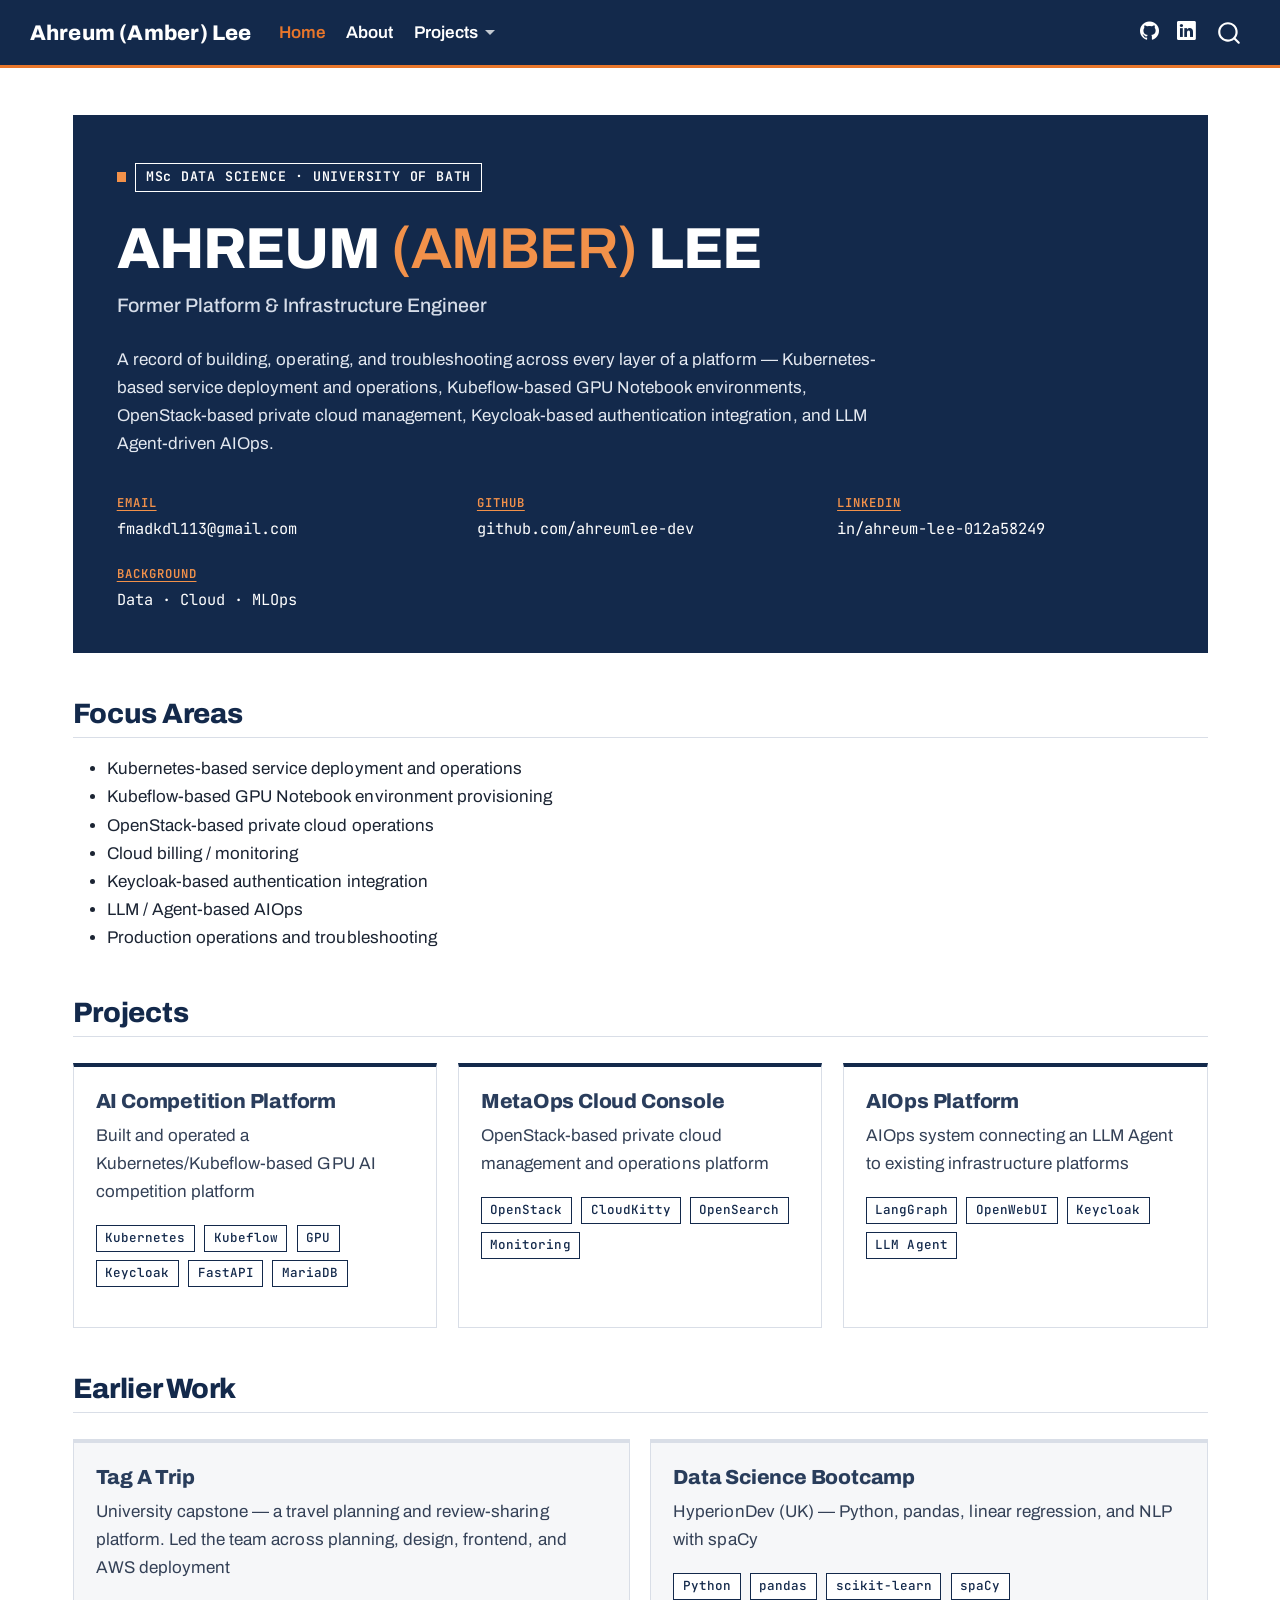
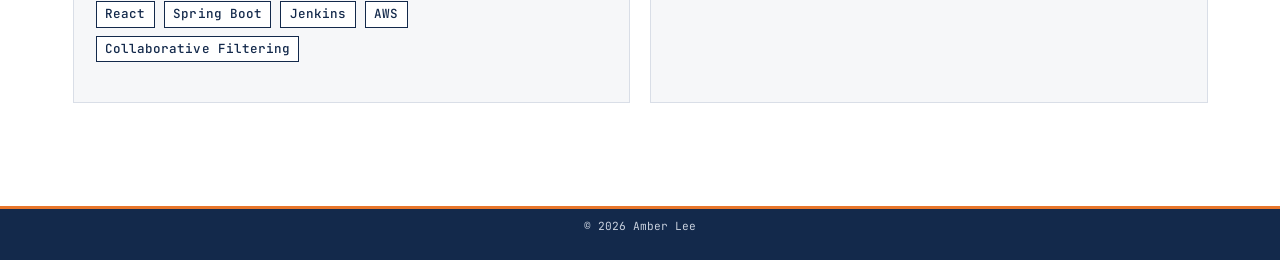
<file: index.html>
<!DOCTYPE html>
<html xmlns="http://www.w3.org/1999/xhtml" lang="en" xml:lang="en"><head>

<meta charset="utf-8">
<meta name="generator" content="quarto-1.10.18">

<meta name="viewport" content="width=device-width, initial-scale=1.0, user-scalable=yes">


<title>Ahreum (Amber) Lee</title>
<style>
/* Default styles provided by pandoc.
** See https://pandoc.org/MANUAL.html#variables-for-html for config info.
*/
span.smallcaps{font-variant: small-caps;}
div.columns{display: flex; gap: 1.5em;}
div.column{flex: auto;}
@media screen {
div.columns{gap: min(4vw, 1.5em);}
div.column{overflow-x: auto;}
}
div.hanging-indent{margin-left: 1.5em; text-indent: -1.5em;}
ul.task-list{list-style: none;}
ul.task-list li input[type="checkbox"] {
  width: 0.8em;
  margin: 0 0.8em 0.2em -1em; /* quarto-specific, see https://github.com/quarto-dev/quarto-cli/issues/4556 */ 
  vertical-align: middle;
}
</style>


<script src="site_libs/quarto-nav/quarto-nav.js"></script>
<script src="site_libs/quarto-nav/headroom.min.js"></script>
<script src="site_libs/clipboard/clipboard.min.js"></script>
<script src="site_libs/quarto-search/autocomplete.umd.js"></script>
<script src="site_libs/quarto-search/fuse.min.js"></script>
<script src="site_libs/quarto-search/quarto-search.js"></script>
<meta name="quarto:offset" content="./">
<script src="site_libs/quarto-html/quarto.js" type="module"></script>
<script src="site_libs/quarto-html/tabsets/tabsets.js" type="module"></script>
<script src="site_libs/quarto-html/popper.min.js"></script>
<script src="site_libs/quarto-html/tippy.umd.min.js"></script>
<script src="site_libs/quarto-html/anchor.min.js"></script>
<link href="site_libs/quarto-html/tippy.css" rel="stylesheet">
<link href="site_libs/quarto-html/quarto-syntax-highlighting-e1d31a4f7a251bade64c834abd567611.css" rel="stylesheet" id="quarto-text-highlighting-styles">
<script src="site_libs/bootstrap/bootstrap.min.js"></script>
<link href="site_libs/bootstrap/bootstrap-icons.css" rel="stylesheet">
<link href="site_libs/bootstrap/bootstrap-f9d0feaedb2705bbf7774ef7e4e0ae28.min.css" rel="stylesheet" append-hash="true" id="quarto-bootstrap" data-mode="light">
<script id="quarto-search-options" type="application/json">{
  "location": "navbar",
  "copy-button": false,
  "collapse-after": 3,
  "panel-placement": "end",
  "type": "overlay",
  "limit": 50,
  "keyboard-shortcut": [
    "f",
    "/",
    "s"
  ],
  "show-item-context": false,
  "language": {
    "search-no-results-text": "No results",
    "search-matching-documents-text": "matching documents",
    "search-copy-link-title": "Copy link to search",
    "search-hide-matches-text": "Hide additional matches",
    "search-more-match-text": "more match in this document",
    "search-more-matches-text": "more matches in this document",
    "search-clear-button-title": "Clear",
    "search-text-placeholder": "",
    "search-detached-cancel-button-title": "Cancel",
    "search-submit-button-title": "Submit",
    "search-label": "Search"
  }
}</script>


<link rel="stylesheet" href="styles.css">
</head>

<body class="nav-fixed quarto-light">

<div id="quarto-search-results"></div>
  <header id="quarto-header" class="headroom fixed-top">
    <nav class="navbar navbar-expand-lg " data-bs-theme="dark">
      <div class="navbar-container container-fluid">
      <div class="navbar-brand-container mx-auto">
    <a class="navbar-brand" href="./index.html">
    <span class="navbar-title">Ahreum (Amber) Lee</span>
    </a>
  </div>
            <div id="quarto-search" class="" title="Search"></div>
          <button class="navbar-toggler" type="button" data-bs-toggle="collapse" data-bs-target="#navbarCollapse" aria-controls="navbarCollapse" role="menu" aria-expanded="false" aria-label="Toggle navigation" onclick="if (window.quartoToggleHeadroom) { window.quartoToggleHeadroom(); }">
  <span class="navbar-toggler-icon"></span>
</button>
          <div class="collapse navbar-collapse" id="navbarCollapse">
            <ul class="navbar-nav navbar-nav-scroll me-auto">
  <li class="nav-item">
    <a class="nav-link active" href="./index.html" aria-current="page"> 
<span class="menu-text">Home</span></a>
  </li>  
  <li class="nav-item">
    <a class="nav-link" href="./about.html"> 
<span class="menu-text">About</span></a>
  </li>  
  <li class="nav-item dropdown ">
    <a class="nav-link dropdown-toggle" href="#" id="nav-menu-projects" role="link" data-bs-toggle="dropdown" aria-expanded="false">
 <span class="menu-text">Projects</span>
    </a>
    <ul class="dropdown-menu" aria-labelledby="nav-menu-projects">    
        <li>
    <a class="dropdown-item" href="./projects/ai-competition.html">
 <span class="dropdown-text">AI Competition Platform</span></a>
  </li>  
        <li>
    <a class="dropdown-item" href="./projects/metaops.html">
 <span class="dropdown-text">MetaOps Cloud Console</span></a>
  </li>  
        <li>
    <a class="dropdown-item" href="./projects/aiops.html">
 <span class="dropdown-text">AIOps Platform</span></a>
  </li>  
        <li><hr class="dropdown-divider"></li>
        <li class="dropdown-header">Earlier Work</li>
        <li>
    <a class="dropdown-item" href="./projects/tag-a-trip.html">
 <span class="dropdown-text">Tag A Trip (Capstone)</span></a>
  </li>  
        <li>
    <a class="dropdown-item" href="./projects/bootcamp.html">
 <span class="dropdown-text">Data Science Bootcamp</span></a>
  </li>  
    </ul>
  </li>
</ul>
            <ul class="navbar-nav navbar-nav-scroll ms-auto">
  <li class="nav-item compact">
    <a class="nav-link" href="https://github.com/ahreumlee-dev"> <i class="bi bi-github" role="img" aria-label="GitHub">
</i> 
<span class="menu-text"></span></a>
  </li>  
  <li class="nav-item compact">
    <a class="nav-link" href="https://www.linkedin.com/in/ahreum-lee-012a58249"> <i class="bi bi-linkedin" role="img" aria-label="LinkedIn">
</i> 
<span class="menu-text"></span></a>
  </li>  
</ul>
          </div> <!-- /navcollapse -->
            <div class="quarto-navbar-tools">
</div>
      </div> <!-- /container-fluid -->
    </nav>
</header>
<!-- content -->
<div id="quarto-content" class="quarto-container page-columns page-rows-contents page-layout-full page-navbar">
<!-- sidebar -->
<!-- margin-sidebar -->
    
<!-- main -->
<main class="content column-page" id="quarto-document-content"><header id="title-block-header" class="quarto-title-block"></header>




<section class="hero">
  <div class="hero-tag"><span>MSc DATA SCIENCE · UNIVERSITY OF BATH</span></div>
  <h1>AHREUM <span class="amber">(AMBER)</span> LEE</h1>
  <div class="hero-role">Former Platform &amp; Infrastructure Engineer</div>
  <p>A record of building, operating, and troubleshooting across every layer of a platform — Kubernetes-based service deployment and operations, Kubeflow-based GPU Notebook environments, OpenStack-based private cloud management, Keycloak-based authentication integration, and LLM Agent-driven AIOps.</p>
  <div class="hero-fields">
    <div><div class="label">EMAIL</div><div class="value"><a href="mailto:fmadkdl113@gmail.com">fmadkdl113@gmail.com</a></div></div>
    <div><div class="label">GITHUB</div><div class="value"><a href="https://github.com/ahreumlee-dev">github.com/ahreumlee-dev</a></div></div>
    <div><div class="label">LINKEDIN</div><div class="value"><a href="https://www.linkedin.com/in/ahreum-lee-012a58249">in/ahreum-lee-012a58249</a></div></div>
    <div><div class="label">BACKGROUND</div><div class="value">Data · Cloud · MLOps</div></div>
  </div>
</section>
<section id="focus-areas" class="level2">
<h2 class="anchored" data-anchor-id="focus-areas">Focus Areas</h2>
<ul>
<li>Kubernetes-based service deployment and operations</li>
<li>Kubeflow-based GPU Notebook environment provisioning</li>
<li>OpenStack-based private cloud operations</li>
<li>Cloud billing / monitoring</li>
<li>Keycloak-based authentication integration</li>
<li>LLM / Agent-based AIOps</li>
<li>Production operations and troubleshooting</li>
</ul>
</section>
<section id="projects" class="level2">
<h2 class="anchored" data-anchor-id="projects">Projects</h2>
<div class="card-grid">
<section id="ai-competition-platform" class="level3 project-card">
<h3 class="anchored" data-anchor-id="ai-competition-platform"><a href="./projects/ai-competition.html">AI Competition Platform</a></h3>
<p>Built and operated a Kubernetes/Kubeflow-based GPU AI competition platform</p>
<p><span class="keyword-tag">Kubernetes</span> <span class="keyword-tag">Kubeflow</span> <span class="keyword-tag">GPU</span> <span class="keyword-tag">Keycloak</span> <span class="keyword-tag">FastAPI</span> <span class="keyword-tag">MariaDB</span></p>
</section>
<section id="metaops-cloud-console" class="level3 project-card">
<h3 class="anchored" data-anchor-id="metaops-cloud-console"><a href="./projects/metaops.html">MetaOps Cloud Console</a></h3>
<p>OpenStack-based private cloud management and operations platform</p>
<p><span class="keyword-tag">OpenStack</span> <span class="keyword-tag">CloudKitty</span> <span class="keyword-tag">OpenSearch</span> <span class="keyword-tag">Monitoring</span></p>
</section>
<section id="aiops-platform" class="level3 project-card">
<h3 class="anchored" data-anchor-id="aiops-platform"><a href="./projects/aiops.html">AIOps Platform</a></h3>
<p>AIOps system connecting an LLM Agent to existing infrastructure platforms</p>
<p><span class="keyword-tag">LangGraph</span> <span class="keyword-tag">OpenWebUI</span> <span class="keyword-tag">Keycloak</span> <span class="keyword-tag">LLM Agent</span></p>
</section>
</div>
</section>
<section id="earlier-work" class="level2">
<h2 class="anchored" data-anchor-id="earlier-work">Earlier Work</h2>
<div class="card-grid secondary">
<section id="tag-a-trip" class="level3 project-card">
<h3 class="anchored" data-anchor-id="tag-a-trip"><a href="./projects/tag-a-trip.html">Tag A Trip</a></h3>
<p>University capstone — a travel planning and review-sharing platform. Led the team across planning, design, frontend, and AWS deployment</p>
<p><span class="keyword-tag">React</span> <span class="keyword-tag">Spring Boot</span> <span class="keyword-tag">Jenkins</span> <span class="keyword-tag">AWS</span> <span class="keyword-tag">Collaborative Filtering</span></p>
</section>
<section id="data-science-bootcamp" class="level3 project-card">
<h3 class="anchored" data-anchor-id="data-science-bootcamp"><a href="./projects/bootcamp.html">Data Science Bootcamp</a></h3>
<p>HyperionDev (UK) — Python, pandas, linear regression, and NLP with spaCy</p>
<p><span class="keyword-tag">Python</span> <span class="keyword-tag">pandas</span> <span class="keyword-tag">scikit-learn</span> <span class="keyword-tag">spaCy</span></p>
</section>
</div>


</section>

</main> <!-- /main -->
<script id="quarto-html-after-body" type="application/javascript">
  window.document.addEventListener("DOMContentLoaded", function (event) {
    const icon = "";
    const anchorJS = new window.AnchorJS();
    anchorJS.options = {
      placement: 'right',
      icon: icon
    };
    anchorJS.add('.anchored');
    const isCodeAnnotation = (el) => {
      for (const clz of el.classList) {
        if (clz.startsWith('code-annotation-')) {                     
          return true;
        }
      }
      return false;
    }
    const onCopySuccess = function(e) {
      // button target
      const button = e.trigger;
      // don't keep focus
      button.blur();
      // flash "checked"
      button.classList.add('code-copy-button-checked');
      var currentTitle = button.getAttribute("title");
      button.setAttribute("title", "Copied!");
      let tooltip;
      if (window.bootstrap) {
        button.setAttribute("data-bs-toggle", "tooltip");
        button.setAttribute("data-bs-placement", "left");
        button.setAttribute("data-bs-title", "Copied!");
        tooltip = new bootstrap.Tooltip(button, 
          { trigger: "manual", 
            customClass: "code-copy-button-tooltip",
            offset: [0, -8]});
        tooltip.show();    
      }
      setTimeout(function() {
        if (tooltip) {
          tooltip.hide();
          button.removeAttribute("data-bs-title");
          button.removeAttribute("data-bs-toggle");
          button.removeAttribute("data-bs-placement");
        }
        button.setAttribute("title", currentTitle);
        button.classList.remove('code-copy-button-checked');
      }, 1000);
      // clear code selection
      e.clearSelection();
    }
    const getTextToCopy = function(trigger) {
      const outerScaffold = trigger.parentElement.cloneNode(true);
      const codeEl = outerScaffold.querySelector('code');
      for (const childEl of codeEl.children) {
        if (isCodeAnnotation(childEl)) {
          childEl.remove();
        }
      }
      return codeEl.innerText;
    }
    const clipboard = new window.ClipboardJS('.code-copy-button:not([data-in-quarto-modal])', {
      text: getTextToCopy
    });
    clipboard.on('success', onCopySuccess);
    if (window.document.getElementById('quarto-embedded-source-code-modal')) {
      const clipboardModal = new window.ClipboardJS('.code-copy-button[data-in-quarto-modal]', {
        text: getTextToCopy,
        container: window.document.getElementById('quarto-embedded-source-code-modal')
      });
      clipboardModal.on('success', onCopySuccess);
    }
      var localhostRegex = new RegExp(/^(?:http|https):\/\/localhost\:?[0-9]*\//);
      var mailtoRegex = new RegExp(/^mailto:/);
        var filterRegex = new RegExp("https:\/\/ahreumlee-dev\.github\.io\/ar-dev-docs\/");
      var isInternal = (href) => {
          return filterRegex.test(href) || localhostRegex.test(href) || mailtoRegex.test(href);
      }
      // Inspect non-navigation links and adorn them if external
     var links = window.document.querySelectorAll('a[href]:not(.nav-link):not(.navbar-brand):not(.toc-action):not(.sidebar-link):not(.sidebar-item-toggle):not(.pagination-link):not(.no-external):not([aria-hidden]):not(.dropdown-item):not(.quarto-navigation-tool):not(.about-link)');
      for (var i=0; i<links.length; i++) {
        const link = links[i];
        if (!isInternal(link.href)) {
          // undo the damage that might have been done by quarto-nav.js in the case of
          // links that we want to consider external
          if (link.dataset.originalHref !== undefined) {
            link.href = link.dataset.originalHref;
          }
        }
      }
    function tippyHover(el, contentFn, onTriggerFn, onUntriggerFn) {
      const config = {
        allowHTML: true,
        maxWidth: 500,
        delay: 100,
        arrow: false,
        appendTo: function(el) {
            return el.parentElement;
        },
        interactive: true,
        interactiveBorder: 10,
        theme: 'quarto',
        placement: 'bottom-start',
      };
      if (contentFn) {
        config.content = contentFn;
      }
      if (onTriggerFn) {
        config.onTrigger = onTriggerFn;
      }
      if (onUntriggerFn) {
        config.onUntrigger = onUntriggerFn;
      }
      window.tippy(el, config); 
    }
    const noterefs = window.document.querySelectorAll('a[role="doc-noteref"]');
    for (var i=0; i<noterefs.length; i++) {
      const ref = noterefs[i];
      tippyHover(ref, function() {
        // use id or data attribute instead here
        let href = ref.getAttribute('data-footnote-href') || ref.getAttribute('href');
        try { href = new URL(href).hash; } catch {}
        const id = href.replace(/^#\/?/, "");
        const note = window.document.getElementById(id);
        if (note) {
          return note.innerHTML;
        } else {
          return "";
        }
      });
    }
    const xrefs = window.document.querySelectorAll('a.quarto-xref');
    const processXRef = (id, note) => {
      // Strip column container classes
      const stripColumnClz = (el) => {
        el.classList.remove("page-full", "page-columns");
        if (el.children) {
          for (const child of el.children) {
            stripColumnClz(child);
          }
        }
      }
      stripColumnClz(note)
      if (id === null || id.startsWith('sec-')) {
        // Special case sections, only their first couple elements
        const container = document.createElement("div");
        if (note.children && note.children.length > 2) {
          container.appendChild(note.children[0].cloneNode(true));
          for (let i = 1; i < note.children.length; i++) {
            const child = note.children[i];
            if (child.tagName === "P" && child.innerText === "") {
              continue;
            } else {
              container.appendChild(child.cloneNode(true));
              break;
            }
          }
          if (window.Quarto?.typesetMath) {
            window.Quarto.typesetMath(container);
          }
          return container.innerHTML
        } else {
          if (window.Quarto?.typesetMath) {
            window.Quarto.typesetMath(note);
          }
          return note.innerHTML;
        }
      } else {
        // Remove any anchor links if they are present
        const anchorLink = note.querySelector('a.anchorjs-link');
        if (anchorLink) {
          anchorLink.remove();
        }
        if (window.Quarto?.typesetMath) {
          window.Quarto.typesetMath(note);
        }
        if (note.classList.contains("callout")) {
          return note.outerHTML;
        } else {
          return note.innerHTML;
        }
      }
    }
    for (var i=0; i<xrefs.length; i++) {
      const xref = xrefs[i];
      tippyHover(xref, undefined, function(instance) {
        instance.disable();
        let url = xref.getAttribute('href');
        let hash = undefined; 
        if (url.startsWith('#')) {
          hash = url;
        } else {
          try { hash = new URL(url).hash; } catch {}
        }
        if (hash) {
          const id = hash.replace(/^#\/?/, "");
          const note = window.document.getElementById(id);
          if (note !== null) {
            try {
              const html = processXRef(id, note.cloneNode(true));
              instance.setContent(html);
            } finally {
              instance.enable();
              instance.show();
            }
          } else {
            // See if we can fetch this
            fetch(url.split('#')[0])
            .then(res => res.text())
            .then(html => {
              const parser = new DOMParser();
              const htmlDoc = parser.parseFromString(html, "text/html");
              const note = htmlDoc.getElementById(id);
              if (note !== null) {
                const html = processXRef(id, note);
                instance.setContent(html);
              } 
            }).finally(() => {
              instance.enable();
              instance.show();
            });
          }
        } else {
          // See if we can fetch a full url (with no hash to target)
          // This is a special case and we should probably do some content thinning / targeting
          fetch(url)
          .then(res => res.text())
          .then(html => {
            const parser = new DOMParser();
            const htmlDoc = parser.parseFromString(html, "text/html");
            const note = htmlDoc.querySelector('main.content');
            if (note !== null) {
              // This should only happen for chapter cross references
              // (since there is no id in the URL)
              // remove the first header
              if (note.children.length > 0 && note.children[0].tagName === "HEADER") {
                note.children[0].remove();
              }
              const html = processXRef(null, note);
              instance.setContent(html);
            } 
          }).finally(() => {
            instance.enable();
            instance.show();
          });
        }
      }, function(instance) {
      });
    }
        let selectedAnnoteEl;
        const selectorForAnnotation = ( cell, annotation) => {
          let cellAttr = 'data-code-cell="' + cell + '"';
          let lineAttr = 'data-code-annotation="' +  annotation + '"';
          const selector = 'span[' + cellAttr + '][' + lineAttr + ']';
          return selector;
        }
        const selectCodeLines = (annoteEl) => {
          const doc = window.document;
          const targetCell = annoteEl.getAttribute("data-target-cell");
          const targetAnnotation = annoteEl.getAttribute("data-target-annotation");
          const annoteSpan = window.document.querySelector(selectorForAnnotation(targetCell, targetAnnotation));
          const lines = annoteSpan.getAttribute("data-code-lines").split(",");
          const lineIds = lines.map((line) => {
            return targetCell + "-" + line;
          })
          let top = null;
          let height = null;
          let parent = null;
          if (lineIds.length > 0) {
              //compute the position of the single el (top and bottom and make a div)
              const el = window.document.getElementById(lineIds[0]);
              top = el.offsetTop;
              height = el.offsetHeight;
              parent = el.parentElement.parentElement;
            if (lineIds.length > 1) {
              const lastEl = window.document.getElementById(lineIds[lineIds.length - 1]);
              const bottom = lastEl.offsetTop + lastEl.offsetHeight;
              height = bottom - top;
            }
            if (top !== null && height !== null && parent !== null) {
              // cook up a div (if necessary) and position it 
              let div = window.document.getElementById("code-annotation-line-highlight");
              if (div === null) {
                div = window.document.createElement("div");
                div.setAttribute("id", "code-annotation-line-highlight");
                div.style.position = 'absolute';
                parent.appendChild(div);
              }
              div.style.top = top - 2 + "px";
              div.style.height = height + 4 + "px";
              div.style.left = 0;
              let gutterDiv = window.document.getElementById("code-annotation-line-highlight-gutter");
              if (gutterDiv === null) {
                gutterDiv = window.document.createElement("div");
                gutterDiv.setAttribute("id", "code-annotation-line-highlight-gutter");
                gutterDiv.style.position = 'absolute';
                const codeCell = window.document.getElementById(targetCell);
                const gutter = codeCell.querySelector('.code-annotation-gutter');
                gutter.appendChild(gutterDiv);
              }
              gutterDiv.style.top = top - 2 + "px";
              gutterDiv.style.height = height + 4 + "px";
            }
            selectedAnnoteEl = annoteEl;
          }
        };
        const unselectCodeLines = () => {
          const elementsIds = ["code-annotation-line-highlight", "code-annotation-line-highlight-gutter"];
          elementsIds.forEach((elId) => {
            const div = window.document.getElementById(elId);
            if (div) {
              div.remove();
            }
          });
          selectedAnnoteEl = undefined;
        };
          // Handle positioning of the toggle
      window.addEventListener(
        "resize",
        throttle(() => {
          elRect = undefined;
          if (selectedAnnoteEl) {
            selectCodeLines(selectedAnnoteEl);
          }
        }, 10)
      );
      function throttle(fn, ms) {
      let throttle = false;
      let timer;
        return (...args) => {
          if(!throttle) { // first call gets through
              fn.apply(this, args);
              throttle = true;
          } else { // all the others get throttled
              if(timer) clearTimeout(timer); // cancel #2
              timer = setTimeout(() => {
                fn.apply(this, args);
                timer = throttle = false;
              }, ms);
          }
        };
      }
        // Attach click handler to the DT
        const annoteDls = window.document.querySelectorAll('dt[data-target-cell]');
        for (const annoteDlNode of annoteDls) {
          annoteDlNode.addEventListener('click', (event) => {
            const clickedEl = event.target;
            if (clickedEl !== selectedAnnoteEl) {
              unselectCodeLines();
              const activeEl = window.document.querySelector('dt[data-target-cell].code-annotation-active');
              if (activeEl) {
                activeEl.classList.remove('code-annotation-active');
              }
              selectCodeLines(clickedEl);
              clickedEl.classList.add('code-annotation-active');
            } else {
              // Unselect the line
              unselectCodeLines();
              clickedEl.classList.remove('code-annotation-active');
            }
          });
        }
    const findCites = (el) => {
      const parentEl = el.parentElement;
      if (parentEl) {
        const cites = parentEl.dataset.cites;
        if (cites) {
          return {
            el,
            cites: cites.split(' ')
          };
        } else {
          return findCites(el.parentElement)
        }
      } else {
        return undefined;
      }
    };
    var bibliorefs = window.document.querySelectorAll('a[role="doc-biblioref"]');
    for (var i=0; i<bibliorefs.length; i++) {
      const ref = bibliorefs[i];
      const citeInfo = findCites(ref);
      if (citeInfo) {
        tippyHover(citeInfo.el, function() {
          var popup = window.document.createElement('div');
          citeInfo.cites.forEach(function(cite) {
            var citeDiv = window.document.createElement('div');
            citeDiv.classList.add('hanging-indent');
            citeDiv.classList.add('csl-entry');
            var biblioDiv = window.document.getElementById('ref-' + cite);
            if (biblioDiv) {
              citeDiv.innerHTML = biblioDiv.innerHTML;
            }
            popup.appendChild(citeDiv);
          });
          return popup.innerHTML;
        });
      }
    }
  });
  </script>
</div> <!-- /content -->
<footer class="footer">
  <div class="nav-footer">
    <div class="nav-footer-left">
      &nbsp;
    </div>   
    <div class="nav-footer-center">
<p>© 2026 Amber Lee</p>
</div>
    <div class="nav-footer-right">
      &nbsp;
    </div>
  </div>
</footer>




</body></html>
</file>
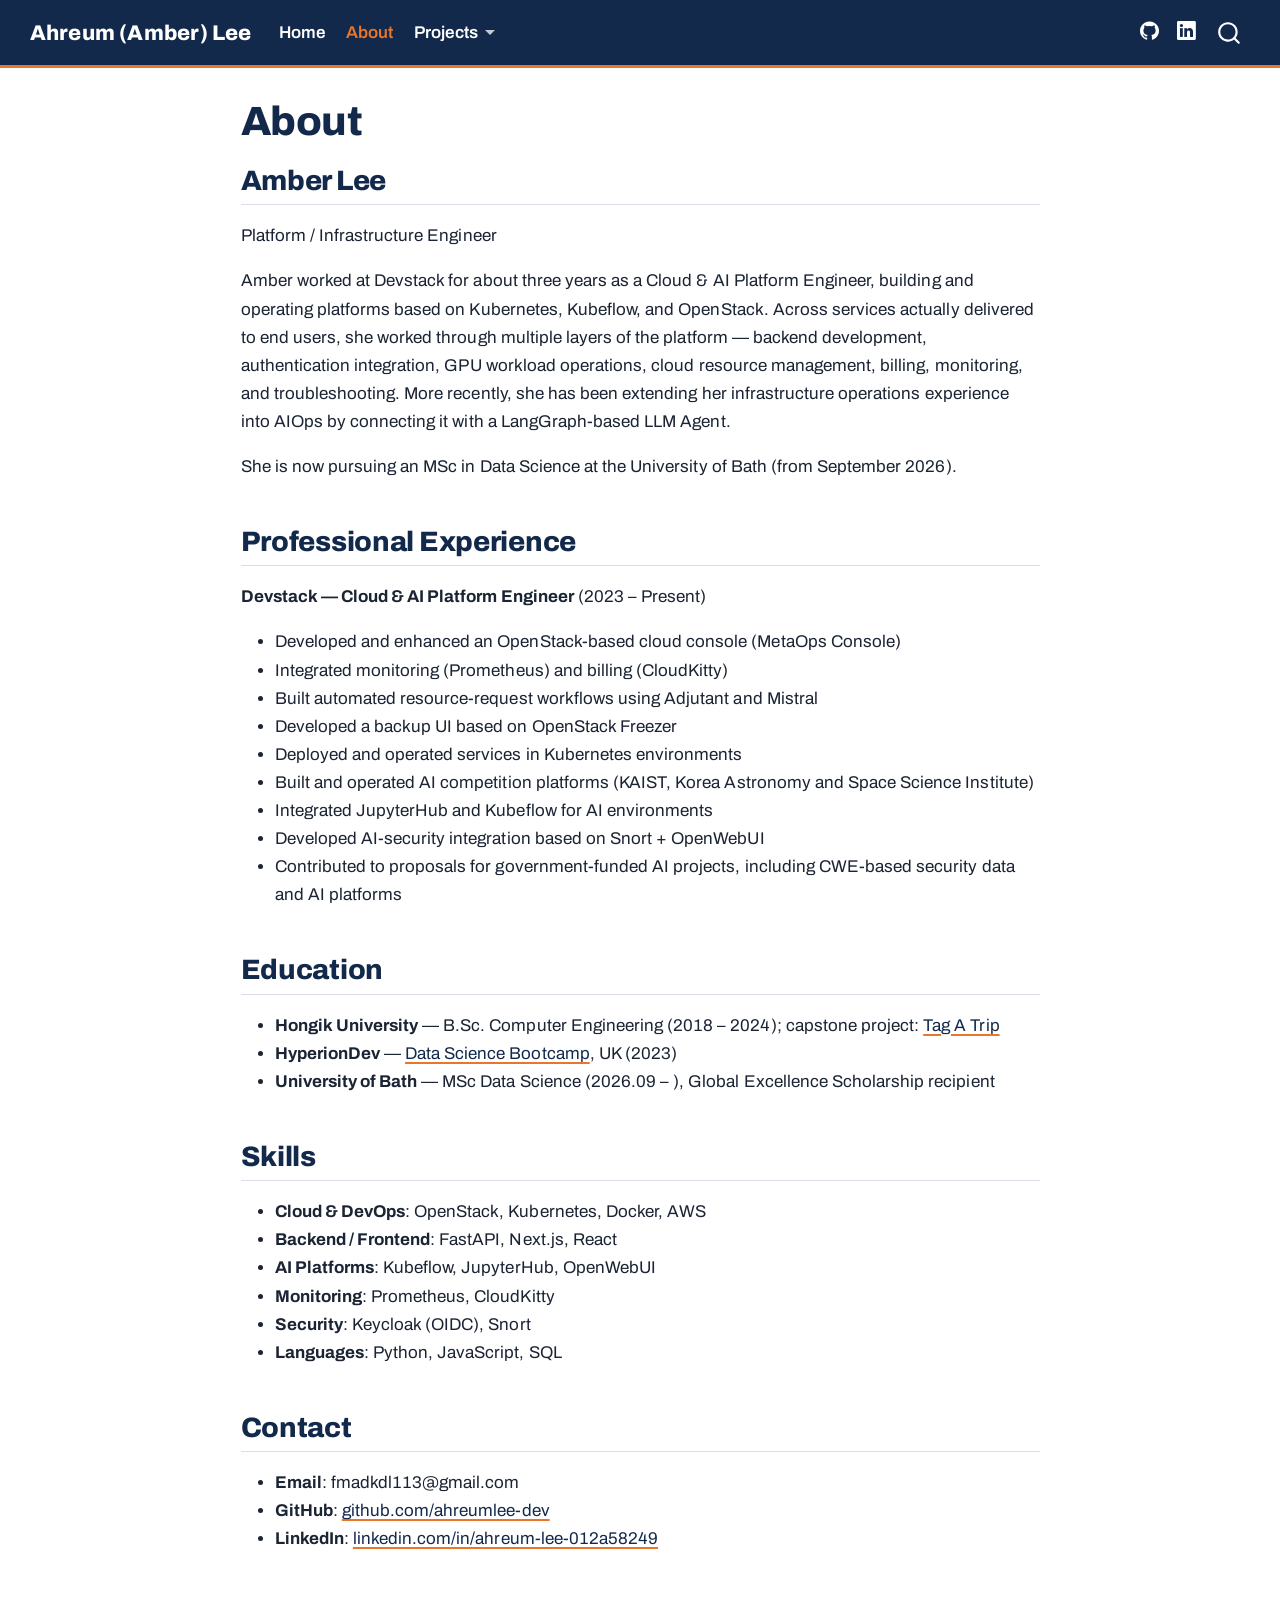
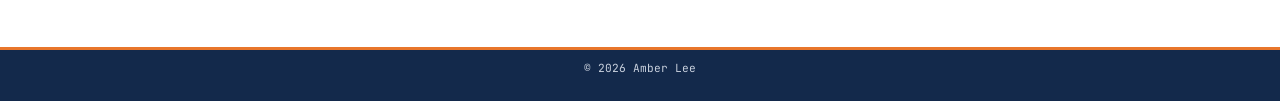
<file: docs/about.html>
<!DOCTYPE html>
<html xmlns="http://www.w3.org/1999/xhtml" lang="en" xml:lang="en"><head>

<meta charset="utf-8">
<meta name="generator" content="quarto-1.10.18">

<meta name="viewport" content="width=device-width, initial-scale=1.0, user-scalable=yes">


<title>About – Ahreum (Amber) Lee</title>
<style>
/* Default styles provided by pandoc.
** See https://pandoc.org/MANUAL.html#variables-for-html for config info.
*/
span.smallcaps{font-variant: small-caps;}
div.columns{display: flex; gap: 1.5em;}
div.column{flex: auto;}
@media screen {
div.columns{gap: min(4vw, 1.5em);}
div.column{overflow-x: auto;}
}
div.hanging-indent{margin-left: 1.5em; text-indent: -1.5em;}
ul.task-list{list-style: none;}
ul.task-list li input[type="checkbox"] {
  width: 0.8em;
  margin: 0 0.8em 0.2em -1em; /* quarto-specific, see https://github.com/quarto-dev/quarto-cli/issues/4556 */ 
  vertical-align: middle;
}
</style>


<script src="site_libs/quarto-nav/quarto-nav.js"></script>
<script src="site_libs/quarto-nav/headroom.min.js"></script>
<script src="site_libs/clipboard/clipboard.min.js"></script>
<script src="site_libs/quarto-search/autocomplete.umd.js"></script>
<script src="site_libs/quarto-search/fuse.min.js"></script>
<script src="site_libs/quarto-search/quarto-search.js"></script>
<meta name="quarto:offset" content="./">
<script src="site_libs/quarto-html/quarto.js" type="module"></script>
<script src="site_libs/quarto-html/tabsets/tabsets.js" type="module"></script>
<script src="site_libs/quarto-html/popper.min.js"></script>
<script src="site_libs/quarto-html/tippy.umd.min.js"></script>
<script src="site_libs/quarto-html/anchor.min.js"></script>
<link href="site_libs/quarto-html/tippy.css" rel="stylesheet">
<link href="site_libs/quarto-html/quarto-syntax-highlighting-e1d31a4f7a251bade64c834abd567611.css" rel="stylesheet" id="quarto-text-highlighting-styles">
<script src="site_libs/bootstrap/bootstrap.min.js"></script>
<link href="site_libs/bootstrap/bootstrap-icons.css" rel="stylesheet">
<link href="site_libs/bootstrap/bootstrap-f9d0feaedb2705bbf7774ef7e4e0ae28.min.css" rel="stylesheet" append-hash="true" id="quarto-bootstrap" data-mode="light">
<script id="quarto-search-options" type="application/json">{
  "location": "navbar",
  "copy-button": false,
  "collapse-after": 3,
  "panel-placement": "end",
  "type": "overlay",
  "limit": 50,
  "keyboard-shortcut": [
    "f",
    "/",
    "s"
  ],
  "show-item-context": false,
  "language": {
    "search-no-results-text": "No results",
    "search-matching-documents-text": "matching documents",
    "search-copy-link-title": "Copy link to search",
    "search-hide-matches-text": "Hide additional matches",
    "search-more-match-text": "more match in this document",
    "search-more-matches-text": "more matches in this document",
    "search-clear-button-title": "Clear",
    "search-text-placeholder": "",
    "search-detached-cancel-button-title": "Cancel",
    "search-submit-button-title": "Submit",
    "search-label": "Search"
  }
}</script>


<link rel="stylesheet" href="styles.css">
</head>

<body class="nav-fixed fullcontent quarto-light">

<div id="quarto-search-results"></div>
  <header id="quarto-header" class="headroom fixed-top">
    <nav class="navbar navbar-expand-lg " data-bs-theme="dark">
      <div class="navbar-container container-fluid">
      <div class="navbar-brand-container mx-auto">
    <a class="navbar-brand" href="./index.html">
    <span class="navbar-title">Ahreum (Amber) Lee</span>
    </a>
  </div>
            <div id="quarto-search" class="" title="Search"></div>
          <button class="navbar-toggler" type="button" data-bs-toggle="collapse" data-bs-target="#navbarCollapse" aria-controls="navbarCollapse" role="menu" aria-expanded="false" aria-label="Toggle navigation" onclick="if (window.quartoToggleHeadroom) { window.quartoToggleHeadroom(); }">
  <span class="navbar-toggler-icon"></span>
</button>
          <div class="collapse navbar-collapse" id="navbarCollapse">
            <ul class="navbar-nav navbar-nav-scroll me-auto">
  <li class="nav-item">
    <a class="nav-link" href="./index.html"> 
<span class="menu-text">Home</span></a>
  </li>  
  <li class="nav-item">
    <a class="nav-link active" href="./about.html" aria-current="page"> 
<span class="menu-text">About</span></a>
  </li>  
  <li class="nav-item dropdown ">
    <a class="nav-link dropdown-toggle" href="#" id="nav-menu-projects" role="link" data-bs-toggle="dropdown" aria-expanded="false">
 <span class="menu-text">Projects</span>
    </a>
    <ul class="dropdown-menu" aria-labelledby="nav-menu-projects">    
        <li>
    <a class="dropdown-item" href="./projects/ai-competition.html">
 <span class="dropdown-text">AI Competition Platform</span></a>
  </li>  
        <li>
    <a class="dropdown-item" href="./projects/metaops.html">
 <span class="dropdown-text">MetaOps Cloud Console</span></a>
  </li>  
        <li>
    <a class="dropdown-item" href="./projects/aiops.html">
 <span class="dropdown-text">AIOps Platform</span></a>
  </li>  
        <li><hr class="dropdown-divider"></li>
        <li class="dropdown-header">Earlier Work</li>
        <li>
    <a class="dropdown-item" href="./projects/tag-a-trip.html">
 <span class="dropdown-text">Tag A Trip (Capstone)</span></a>
  </li>  
        <li>
    <a class="dropdown-item" href="./projects/bootcamp.html">
 <span class="dropdown-text">Data Science Bootcamp</span></a>
  </li>  
    </ul>
  </li>
</ul>
            <ul class="navbar-nav navbar-nav-scroll ms-auto">
  <li class="nav-item compact">
    <a class="nav-link" href="https://github.com/ahreumlee-dev"> <i class="bi bi-github" role="img" aria-label="GitHub">
</i> 
<span class="menu-text"></span></a>
  </li>  
  <li class="nav-item compact">
    <a class="nav-link" href="https://www.linkedin.com/in/ahreum-lee-012a58249"> <i class="bi bi-linkedin" role="img" aria-label="LinkedIn">
</i> 
<span class="menu-text"></span></a>
  </li>  
</ul>
          </div> <!-- /navcollapse -->
            <div class="quarto-navbar-tools">
</div>
      </div> <!-- /container-fluid -->
    </nav>
</header>
<!-- content -->
<div id="quarto-content" class="quarto-container page-columns page-rows-contents page-layout-article page-navbar">
<!-- sidebar -->
<!-- margin-sidebar -->
    
<!-- main -->
<main class="content" id="quarto-document-content">

<header id="title-block-header" class="quarto-title-block default">
<div class="quarto-title">
<h1 class="title">About</h1>
</div>



<div class="quarto-title-meta">

    
  
    
  </div>
  


</header>


<section id="amber-lee" class="level2">
<h2 class="anchored" data-anchor-id="amber-lee">Amber Lee</h2>
<p>Platform / Infrastructure Engineer</p>
<p>Amber worked at Devstack for about three years as a Cloud &amp; AI Platform Engineer, building and operating platforms based on Kubernetes, Kubeflow, and OpenStack. Across services actually delivered to end users, she worked through multiple layers of the platform — backend development, authentication integration, GPU workload operations, cloud resource management, billing, monitoring, and troubleshooting. More recently, she has been extending her infrastructure operations experience into AIOps by connecting it with a LangGraph-based LLM Agent.</p>
<p>She is now pursuing an MSc in Data Science at the University of Bath (from September 2026).</p>
</section>
<section id="professional-experience" class="level2">
<h2 class="anchored" data-anchor-id="professional-experience">Professional Experience</h2>
<p><strong>Devstack — Cloud &amp; AI Platform Engineer</strong> (2023 – Present)</p>
<ul>
<li>Developed and enhanced an OpenStack-based cloud console (MetaOps Console)</li>
<li>Integrated monitoring (Prometheus) and billing (CloudKitty)</li>
<li>Built automated resource-request workflows using Adjutant and Mistral</li>
<li>Developed a backup UI based on OpenStack Freezer</li>
<li>Deployed and operated services in Kubernetes environments</li>
<li>Built and operated AI competition platforms (KAIST, Korea Astronomy and Space Science Institute)</li>
<li>Integrated JupyterHub and Kubeflow for AI environments</li>
<li>Developed AI-security integration based on Snort + OpenWebUI</li>
<li>Contributed to proposals for government-funded AI projects, including CWE-based security data and AI platforms</li>
</ul>
</section>
<section id="education" class="level2">
<h2 class="anchored" data-anchor-id="education">Education</h2>
<ul>
<li><strong>Hongik University</strong> — B.Sc. Computer Engineering (2018 – 2024); capstone project: <a href="./projects/tag-a-trip.html">Tag A Trip</a></li>
<li><strong>HyperionDev</strong> — <a href="./projects/bootcamp.html">Data Science Bootcamp</a>, UK (2023)</li>
<li><strong>University of Bath</strong> — MSc Data Science (2026.09 – ), Global Excellence Scholarship recipient</li>
</ul>
</section>
<section id="skills" class="level2">
<h2 class="anchored" data-anchor-id="skills">Skills</h2>
<ul>
<li><strong>Cloud &amp; DevOps</strong>: OpenStack, Kubernetes, Docker, AWS</li>
<li><strong>Backend / Frontend</strong>: FastAPI, Next.js, React</li>
<li><strong>AI Platforms</strong>: Kubeflow, JupyterHub, OpenWebUI</li>
<li><strong>Monitoring</strong>: Prometheus, CloudKitty</li>
<li><strong>Security</strong>: Keycloak (OIDC), Snort</li>
<li><strong>Languages</strong>: Python, JavaScript, SQL</li>
</ul>
</section>
<section id="contact" class="level2">
<h2 class="anchored" data-anchor-id="contact">Contact</h2>
<ul>
<li><strong>Email</strong>: fmadkdl113@gmail.com</li>
<li><strong>GitHub</strong>: <a href="https://github.com/ahreumlee-dev">github.com/ahreumlee-dev</a></li>
<li><strong>LinkedIn</strong>: <a href="https://www.linkedin.com/in/ahreum-lee-012a58249">linkedin.com/in/ahreum-lee-012a58249</a></li>
</ul>


</section>

</main> <!-- /main -->
<script id="quarto-html-after-body" type="application/javascript">
  window.document.addEventListener("DOMContentLoaded", function (event) {
    const icon = "";
    const anchorJS = new window.AnchorJS();
    anchorJS.options = {
      placement: 'right',
      icon: icon
    };
    anchorJS.add('.anchored');
    const isCodeAnnotation = (el) => {
      for (const clz of el.classList) {
        if (clz.startsWith('code-annotation-')) {                     
          return true;
        }
      }
      return false;
    }
    const onCopySuccess = function(e) {
      // button target
      const button = e.trigger;
      // don't keep focus
      button.blur();
      // flash "checked"
      button.classList.add('code-copy-button-checked');
      var currentTitle = button.getAttribute("title");
      button.setAttribute("title", "Copied!");
      let tooltip;
      if (window.bootstrap) {
        button.setAttribute("data-bs-toggle", "tooltip");
        button.setAttribute("data-bs-placement", "left");
        button.setAttribute("data-bs-title", "Copied!");
        tooltip = new bootstrap.Tooltip(button, 
          { trigger: "manual", 
            customClass: "code-copy-button-tooltip",
            offset: [0, -8]});
        tooltip.show();    
      }
      setTimeout(function() {
        if (tooltip) {
          tooltip.hide();
          button.removeAttribute("data-bs-title");
          button.removeAttribute("data-bs-toggle");
          button.removeAttribute("data-bs-placement");
        }
        button.setAttribute("title", currentTitle);
        button.classList.remove('code-copy-button-checked');
      }, 1000);
      // clear code selection
      e.clearSelection();
    }
    const getTextToCopy = function(trigger) {
      const outerScaffold = trigger.parentElement.cloneNode(true);
      const codeEl = outerScaffold.querySelector('code');
      for (const childEl of codeEl.children) {
        if (isCodeAnnotation(childEl)) {
          childEl.remove();
        }
      }
      return codeEl.innerText;
    }
    const clipboard = new window.ClipboardJS('.code-copy-button:not([data-in-quarto-modal])', {
      text: getTextToCopy
    });
    clipboard.on('success', onCopySuccess);
    if (window.document.getElementById('quarto-embedded-source-code-modal')) {
      const clipboardModal = new window.ClipboardJS('.code-copy-button[data-in-quarto-modal]', {
        text: getTextToCopy,
        container: window.document.getElementById('quarto-embedded-source-code-modal')
      });
      clipboardModal.on('success', onCopySuccess);
    }
      var localhostRegex = new RegExp(/^(?:http|https):\/\/localhost\:?[0-9]*\//);
      var mailtoRegex = new RegExp(/^mailto:/);
        var filterRegex = new RegExp("https:\/\/ahreumlee-dev\.github\.io\/ar-dev-docs\/");
      var isInternal = (href) => {
          return filterRegex.test(href) || localhostRegex.test(href) || mailtoRegex.test(href);
      }
      // Inspect non-navigation links and adorn them if external
     var links = window.document.querySelectorAll('a[href]:not(.nav-link):not(.navbar-brand):not(.toc-action):not(.sidebar-link):not(.sidebar-item-toggle):not(.pagination-link):not(.no-external):not([aria-hidden]):not(.dropdown-item):not(.quarto-navigation-tool):not(.about-link)');
      for (var i=0; i<links.length; i++) {
        const link = links[i];
        if (!isInternal(link.href)) {
          // undo the damage that might have been done by quarto-nav.js in the case of
          // links that we want to consider external
          if (link.dataset.originalHref !== undefined) {
            link.href = link.dataset.originalHref;
          }
        }
      }
    function tippyHover(el, contentFn, onTriggerFn, onUntriggerFn) {
      const config = {
        allowHTML: true,
        maxWidth: 500,
        delay: 100,
        arrow: false,
        appendTo: function(el) {
            return el.parentElement;
        },
        interactive: true,
        interactiveBorder: 10,
        theme: 'quarto',
        placement: 'bottom-start',
      };
      if (contentFn) {
        config.content = contentFn;
      }
      if (onTriggerFn) {
        config.onTrigger = onTriggerFn;
      }
      if (onUntriggerFn) {
        config.onUntrigger = onUntriggerFn;
      }
      window.tippy(el, config); 
    }
    const noterefs = window.document.querySelectorAll('a[role="doc-noteref"]');
    for (var i=0; i<noterefs.length; i++) {
      const ref = noterefs[i];
      tippyHover(ref, function() {
        // use id or data attribute instead here
        let href = ref.getAttribute('data-footnote-href') || ref.getAttribute('href');
        try { href = new URL(href).hash; } catch {}
        const id = href.replace(/^#\/?/, "");
        const note = window.document.getElementById(id);
        if (note) {
          return note.innerHTML;
        } else {
          return "";
        }
      });
    }
    const xrefs = window.document.querySelectorAll('a.quarto-xref');
    const processXRef = (id, note) => {
      // Strip column container classes
      const stripColumnClz = (el) => {
        el.classList.remove("page-full", "page-columns");
        if (el.children) {
          for (const child of el.children) {
            stripColumnClz(child);
          }
        }
      }
      stripColumnClz(note)
      if (id === null || id.startsWith('sec-')) {
        // Special case sections, only their first couple elements
        const container = document.createElement("div");
        if (note.children && note.children.length > 2) {
          container.appendChild(note.children[0].cloneNode(true));
          for (let i = 1; i < note.children.length; i++) {
            const child = note.children[i];
            if (child.tagName === "P" && child.innerText === "") {
              continue;
            } else {
              container.appendChild(child.cloneNode(true));
              break;
            }
          }
          if (window.Quarto?.typesetMath) {
            window.Quarto.typesetMath(container);
          }
          return container.innerHTML
        } else {
          if (window.Quarto?.typesetMath) {
            window.Quarto.typesetMath(note);
          }
          return note.innerHTML;
        }
      } else {
        // Remove any anchor links if they are present
        const anchorLink = note.querySelector('a.anchorjs-link');
        if (anchorLink) {
          anchorLink.remove();
        }
        if (window.Quarto?.typesetMath) {
          window.Quarto.typesetMath(note);
        }
        if (note.classList.contains("callout")) {
          return note.outerHTML;
        } else {
          return note.innerHTML;
        }
      }
    }
    for (var i=0; i<xrefs.length; i++) {
      const xref = xrefs[i];
      tippyHover(xref, undefined, function(instance) {
        instance.disable();
        let url = xref.getAttribute('href');
        let hash = undefined; 
        if (url.startsWith('#')) {
          hash = url;
        } else {
          try { hash = new URL(url).hash; } catch {}
        }
        if (hash) {
          const id = hash.replace(/^#\/?/, "");
          const note = window.document.getElementById(id);
          if (note !== null) {
            try {
              const html = processXRef(id, note.cloneNode(true));
              instance.setContent(html);
            } finally {
              instance.enable();
              instance.show();
            }
          } else {
            // See if we can fetch this
            fetch(url.split('#')[0])
            .then(res => res.text())
            .then(html => {
              const parser = new DOMParser();
              const htmlDoc = parser.parseFromString(html, "text/html");
              const note = htmlDoc.getElementById(id);
              if (note !== null) {
                const html = processXRef(id, note);
                instance.setContent(html);
              } 
            }).finally(() => {
              instance.enable();
              instance.show();
            });
          }
        } else {
          // See if we can fetch a full url (with no hash to target)
          // This is a special case and we should probably do some content thinning / targeting
          fetch(url)
          .then(res => res.text())
          .then(html => {
            const parser = new DOMParser();
            const htmlDoc = parser.parseFromString(html, "text/html");
            const note = htmlDoc.querySelector('main.content');
            if (note !== null) {
              // This should only happen for chapter cross references
              // (since there is no id in the URL)
              // remove the first header
              if (note.children.length > 0 && note.children[0].tagName === "HEADER") {
                note.children[0].remove();
              }
              const html = processXRef(null, note);
              instance.setContent(html);
            } 
          }).finally(() => {
            instance.enable();
            instance.show();
          });
        }
      }, function(instance) {
      });
    }
        let selectedAnnoteEl;
        const selectorForAnnotation = ( cell, annotation) => {
          let cellAttr = 'data-code-cell="' + cell + '"';
          let lineAttr = 'data-code-annotation="' +  annotation + '"';
          const selector = 'span[' + cellAttr + '][' + lineAttr + ']';
          return selector;
        }
        const selectCodeLines = (annoteEl) => {
          const doc = window.document;
          const targetCell = annoteEl.getAttribute("data-target-cell");
          const targetAnnotation = annoteEl.getAttribute("data-target-annotation");
          const annoteSpan = window.document.querySelector(selectorForAnnotation(targetCell, targetAnnotation));
          const lines = annoteSpan.getAttribute("data-code-lines").split(",");
          const lineIds = lines.map((line) => {
            return targetCell + "-" + line;
          })
          let top = null;
          let height = null;
          let parent = null;
          if (lineIds.length > 0) {
              //compute the position of the single el (top and bottom and make a div)
              const el = window.document.getElementById(lineIds[0]);
              top = el.offsetTop;
              height = el.offsetHeight;
              parent = el.parentElement.parentElement;
            if (lineIds.length > 1) {
              const lastEl = window.document.getElementById(lineIds[lineIds.length - 1]);
              const bottom = lastEl.offsetTop + lastEl.offsetHeight;
              height = bottom - top;
            }
            if (top !== null && height !== null && parent !== null) {
              // cook up a div (if necessary) and position it 
              let div = window.document.getElementById("code-annotation-line-highlight");
              if (div === null) {
                div = window.document.createElement("div");
                div.setAttribute("id", "code-annotation-line-highlight");
                div.style.position = 'absolute';
                parent.appendChild(div);
              }
              div.style.top = top - 2 + "px";
              div.style.height = height + 4 + "px";
              div.style.left = 0;
              let gutterDiv = window.document.getElementById("code-annotation-line-highlight-gutter");
              if (gutterDiv === null) {
                gutterDiv = window.document.createElement("div");
                gutterDiv.setAttribute("id", "code-annotation-line-highlight-gutter");
                gutterDiv.style.position = 'absolute';
                const codeCell = window.document.getElementById(targetCell);
                const gutter = codeCell.querySelector('.code-annotation-gutter');
                gutter.appendChild(gutterDiv);
              }
              gutterDiv.style.top = top - 2 + "px";
              gutterDiv.style.height = height + 4 + "px";
            }
            selectedAnnoteEl = annoteEl;
          }
        };
        const unselectCodeLines = () => {
          const elementsIds = ["code-annotation-line-highlight", "code-annotation-line-highlight-gutter"];
          elementsIds.forEach((elId) => {
            const div = window.document.getElementById(elId);
            if (div) {
              div.remove();
            }
          });
          selectedAnnoteEl = undefined;
        };
          // Handle positioning of the toggle
      window.addEventListener(
        "resize",
        throttle(() => {
          elRect = undefined;
          if (selectedAnnoteEl) {
            selectCodeLines(selectedAnnoteEl);
          }
        }, 10)
      );
      function throttle(fn, ms) {
      let throttle = false;
      let timer;
        return (...args) => {
          if(!throttle) { // first call gets through
              fn.apply(this, args);
              throttle = true;
          } else { // all the others get throttled
              if(timer) clearTimeout(timer); // cancel #2
              timer = setTimeout(() => {
                fn.apply(this, args);
                timer = throttle = false;
              }, ms);
          }
        };
      }
        // Attach click handler to the DT
        const annoteDls = window.document.querySelectorAll('dt[data-target-cell]');
        for (const annoteDlNode of annoteDls) {
          annoteDlNode.addEventListener('click', (event) => {
            const clickedEl = event.target;
            if (clickedEl !== selectedAnnoteEl) {
              unselectCodeLines();
              const activeEl = window.document.querySelector('dt[data-target-cell].code-annotation-active');
              if (activeEl) {
                activeEl.classList.remove('code-annotation-active');
              }
              selectCodeLines(clickedEl);
              clickedEl.classList.add('code-annotation-active');
            } else {
              // Unselect the line
              unselectCodeLines();
              clickedEl.classList.remove('code-annotation-active');
            }
          });
        }
    const findCites = (el) => {
      const parentEl = el.parentElement;
      if (parentEl) {
        const cites = parentEl.dataset.cites;
        if (cites) {
          return {
            el,
            cites: cites.split(' ')
          };
        } else {
          return findCites(el.parentElement)
        }
      } else {
        return undefined;
      }
    };
    var bibliorefs = window.document.querySelectorAll('a[role="doc-biblioref"]');
    for (var i=0; i<bibliorefs.length; i++) {
      const ref = bibliorefs[i];
      const citeInfo = findCites(ref);
      if (citeInfo) {
        tippyHover(citeInfo.el, function() {
          var popup = window.document.createElement('div');
          citeInfo.cites.forEach(function(cite) {
            var citeDiv = window.document.createElement('div');
            citeDiv.classList.add('hanging-indent');
            citeDiv.classList.add('csl-entry');
            var biblioDiv = window.document.getElementById('ref-' + cite);
            if (biblioDiv) {
              citeDiv.innerHTML = biblioDiv.innerHTML;
            }
            popup.appendChild(citeDiv);
          });
          return popup.innerHTML;
        });
      }
    }
  });
  </script>
</div> <!-- /content -->
<footer class="footer">
  <div class="nav-footer">
    <div class="nav-footer-left">
      &nbsp;
    </div>   
    <div class="nav-footer-center">
<p>© 2026 Amber Lee</p>
</div>
    <div class="nav-footer-right">
      &nbsp;
    </div>
  </div>
</footer>




</body></html>
</file>
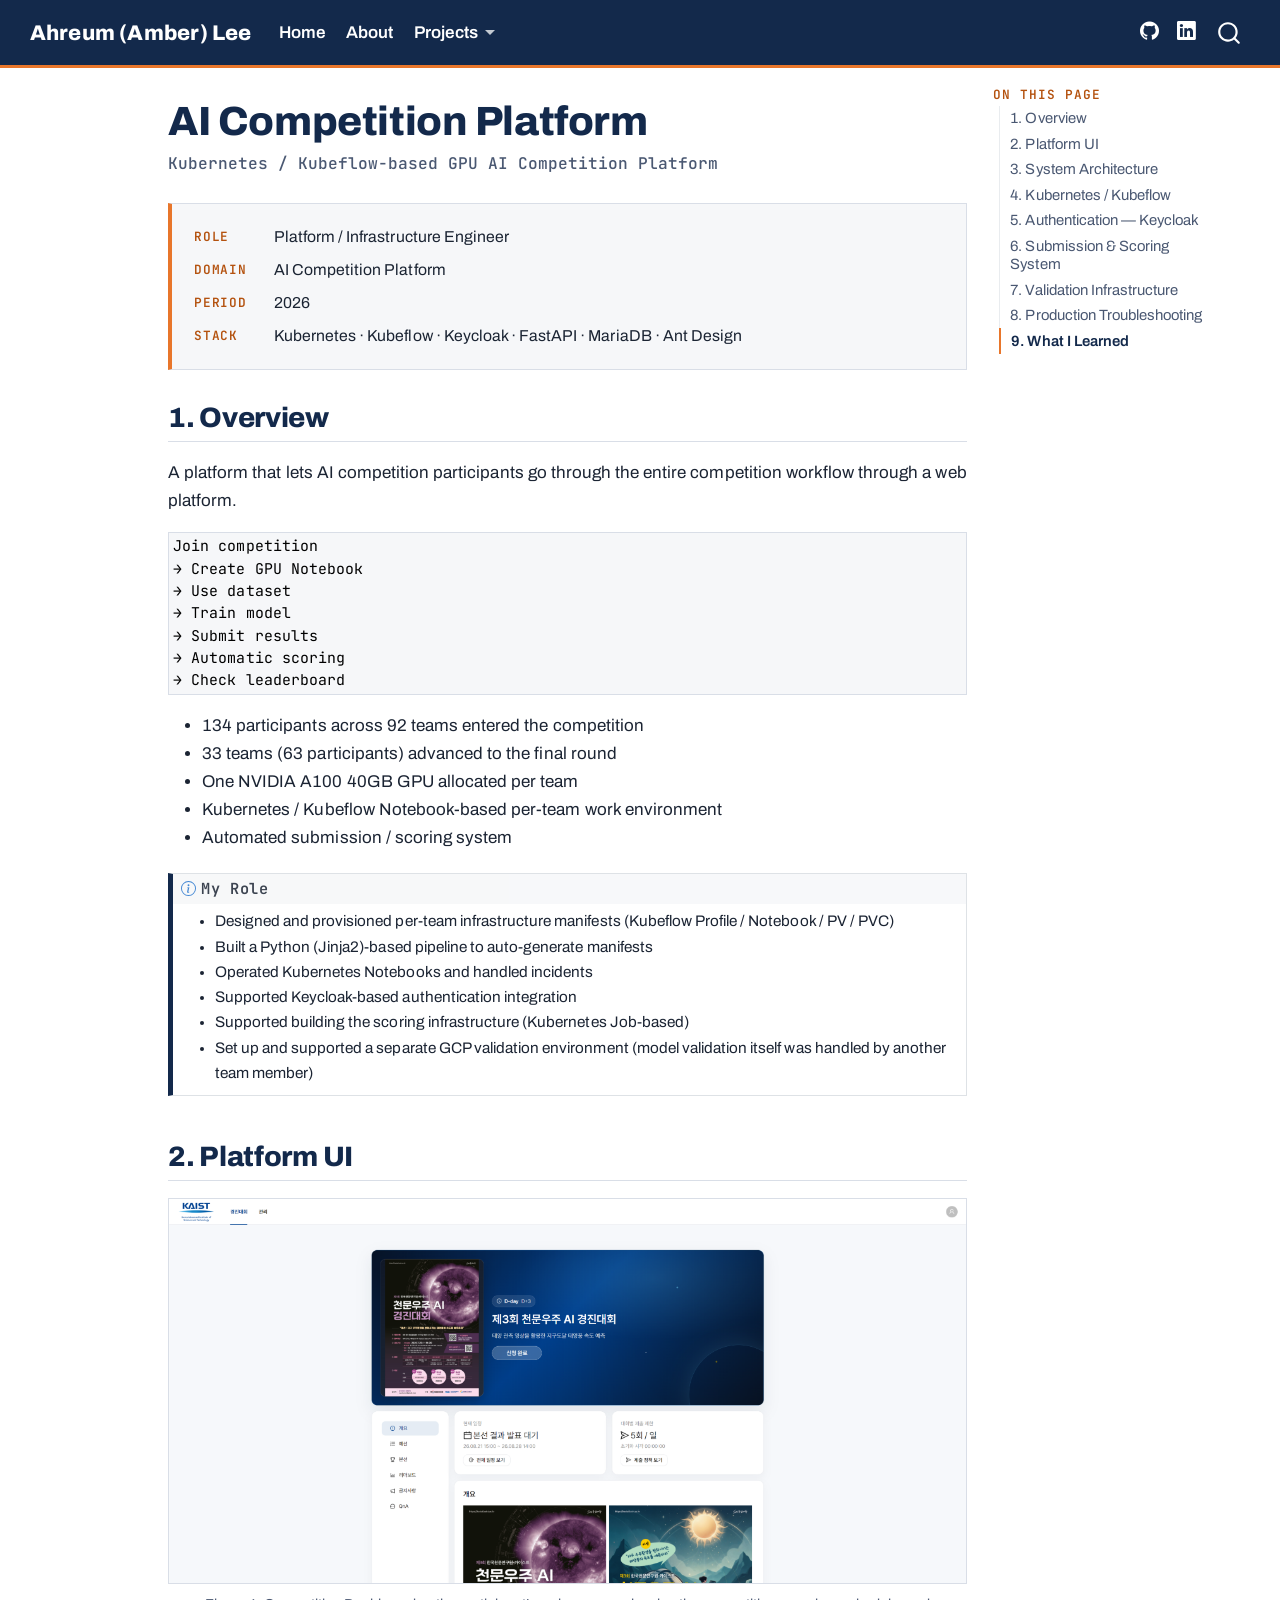
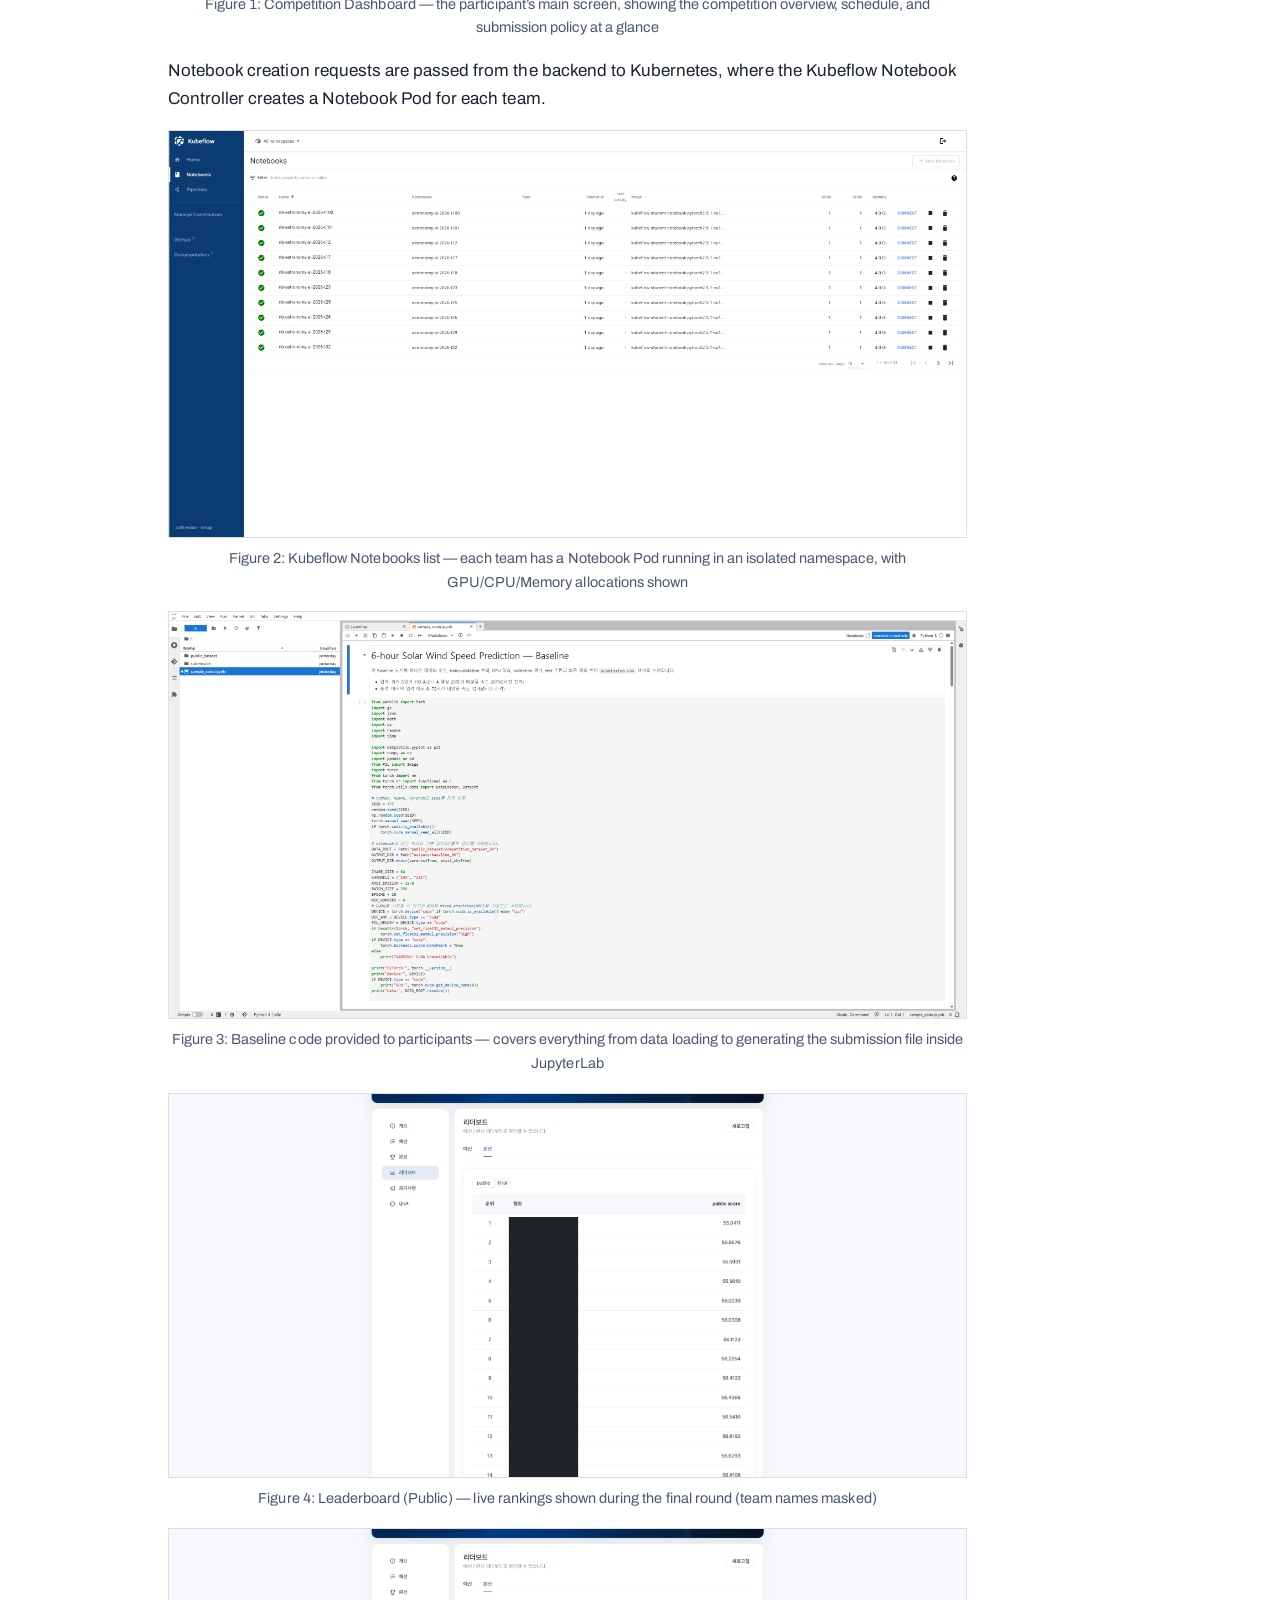
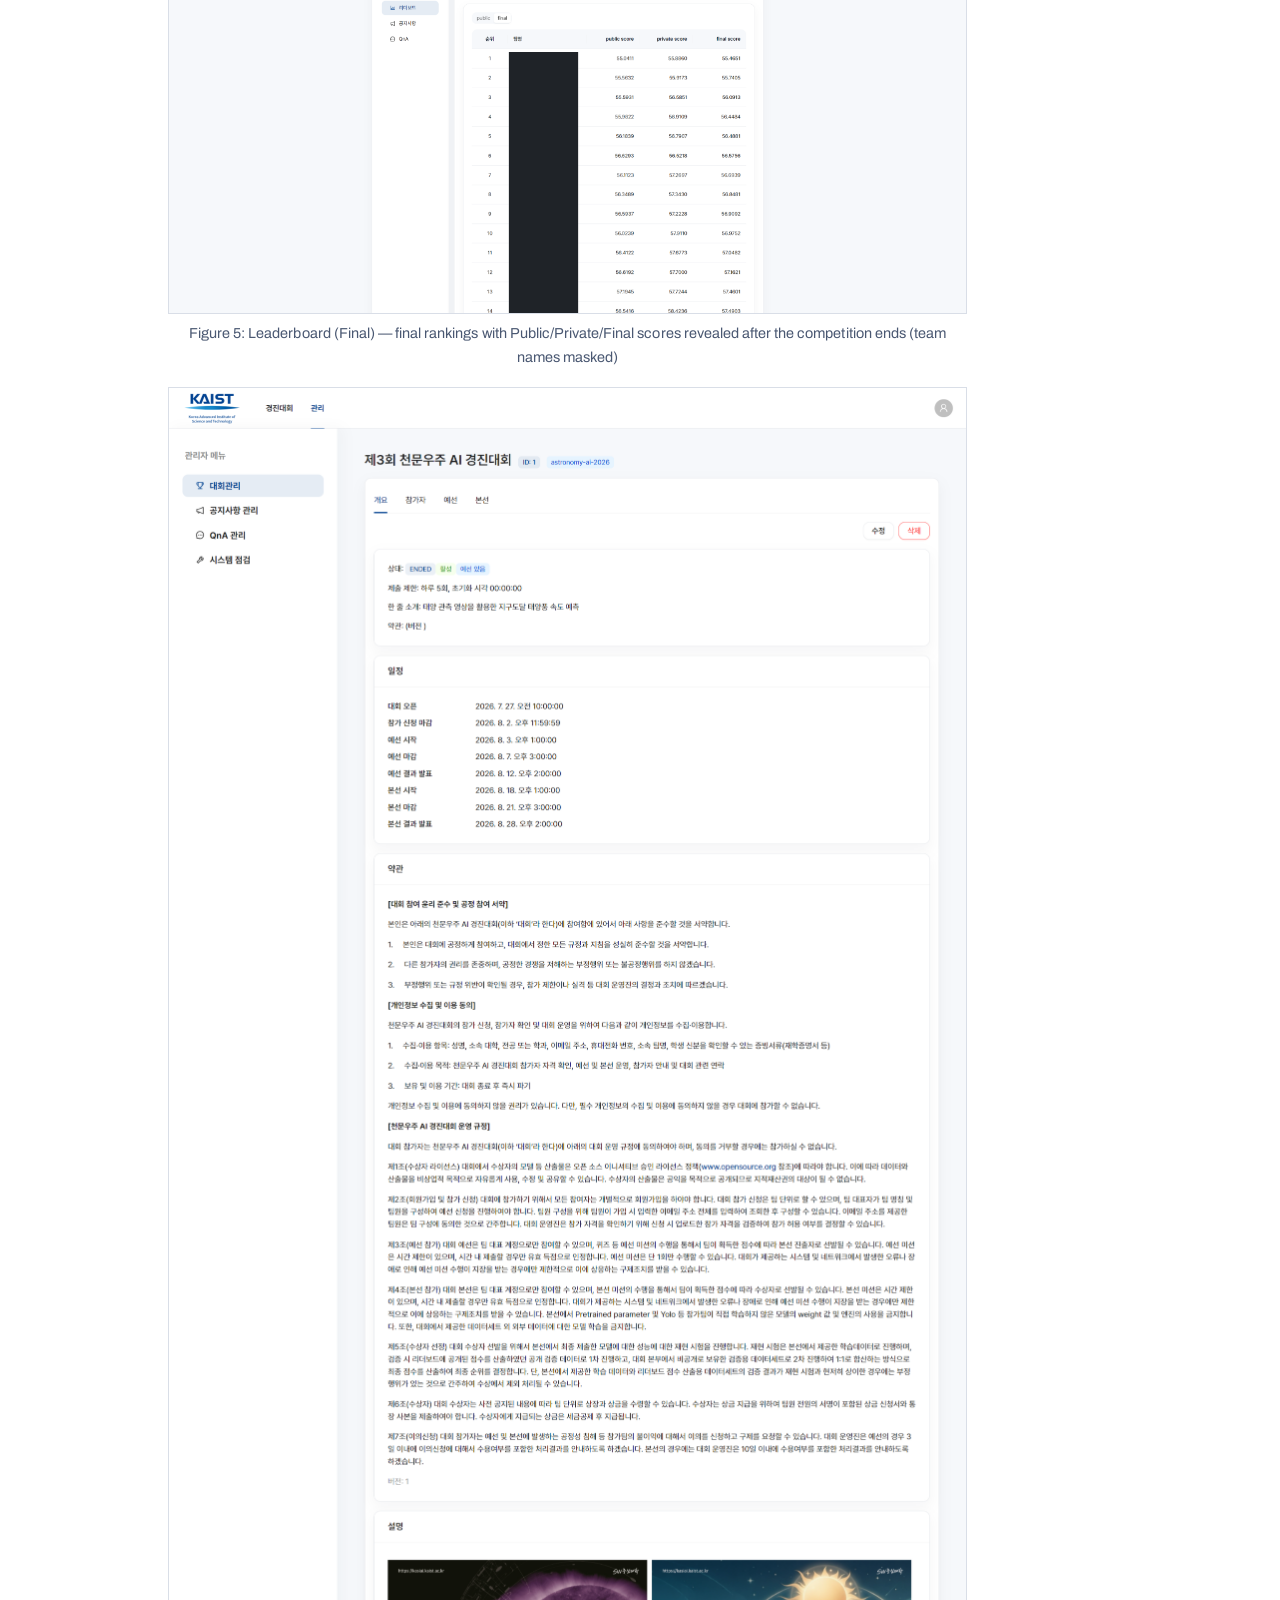
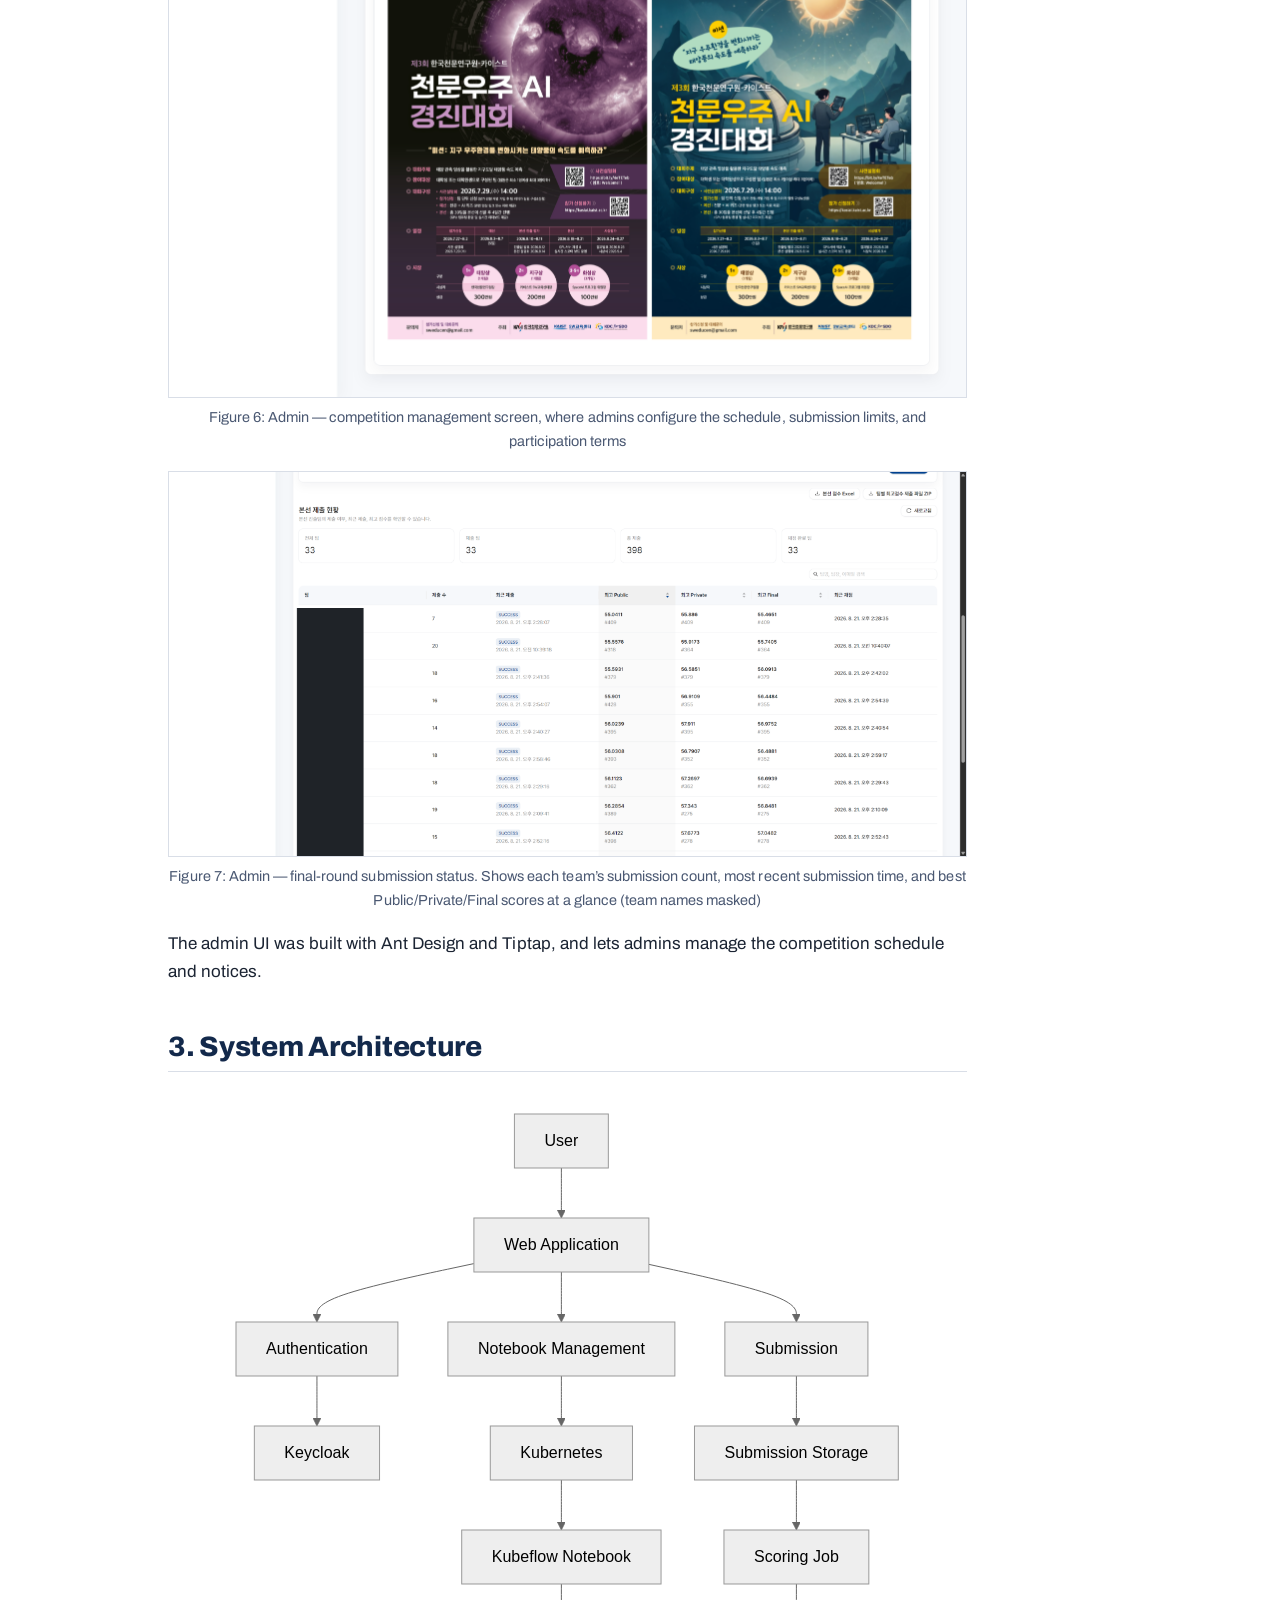
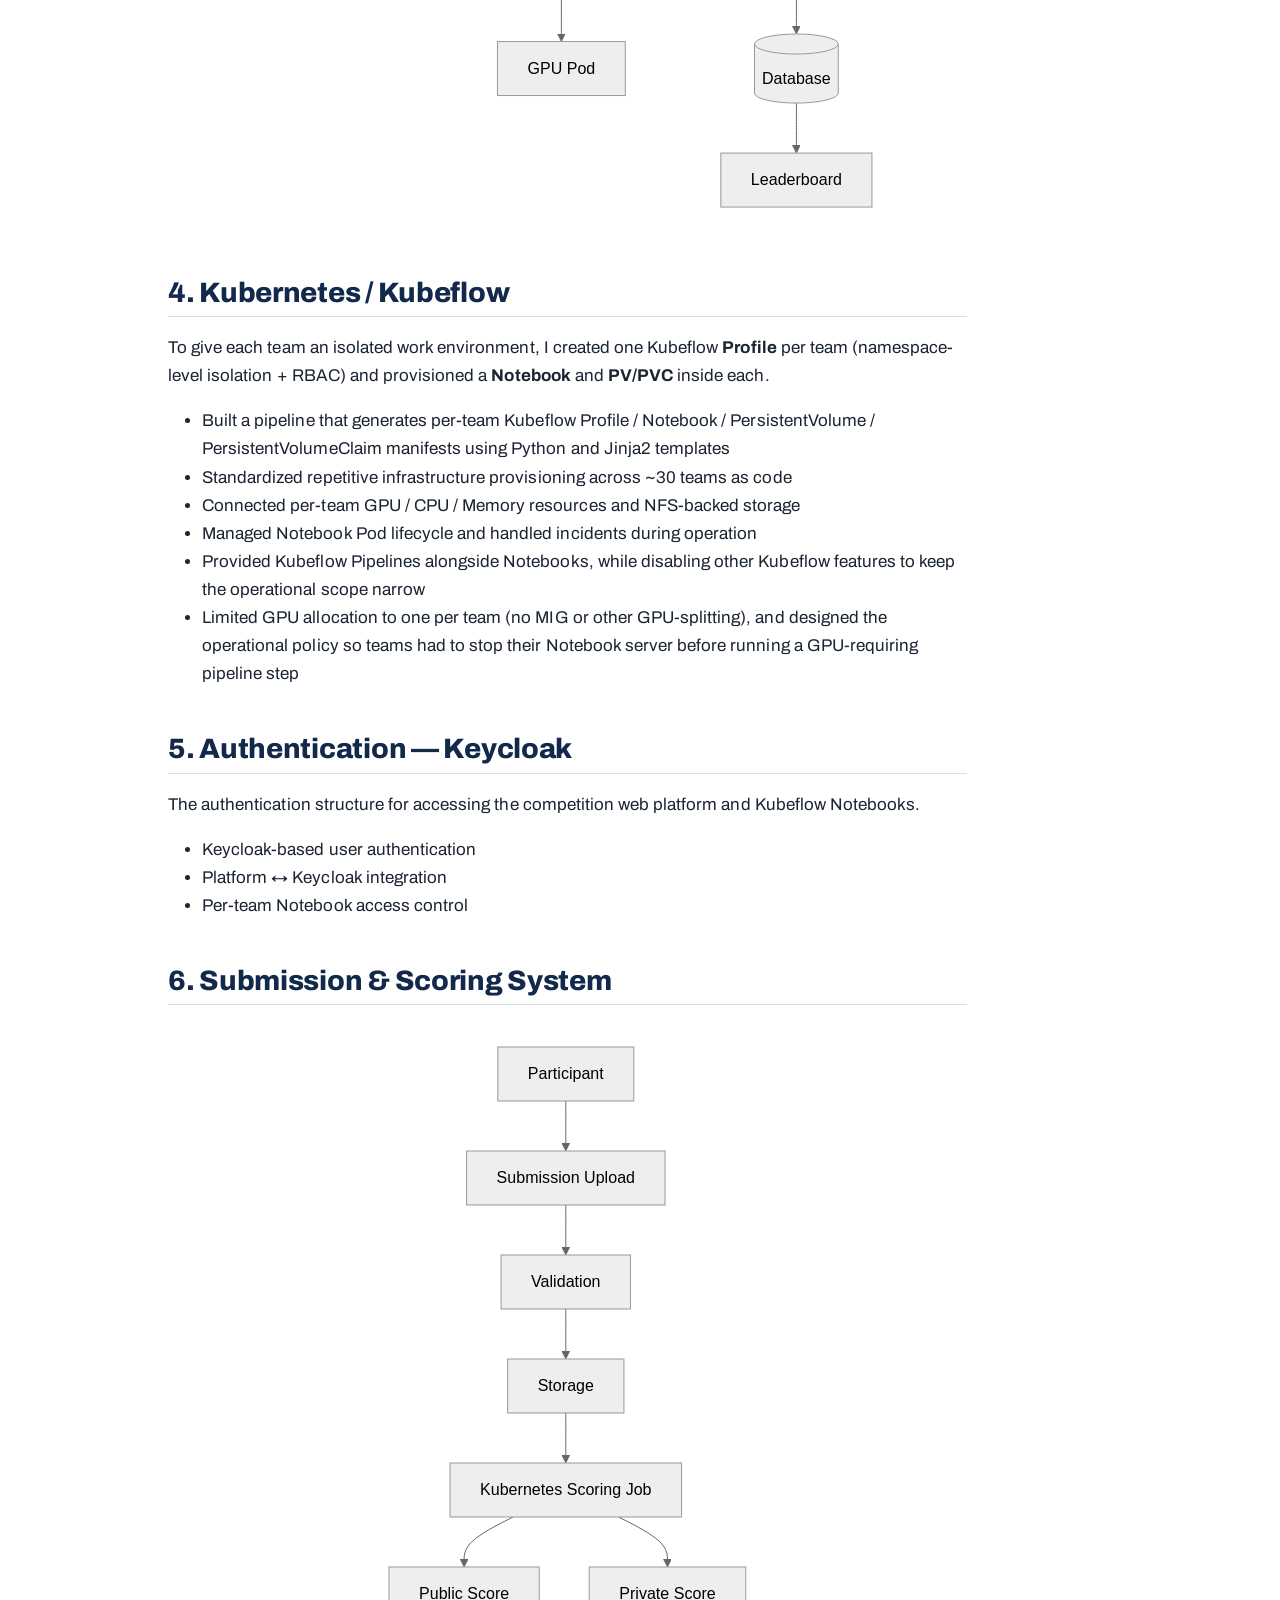
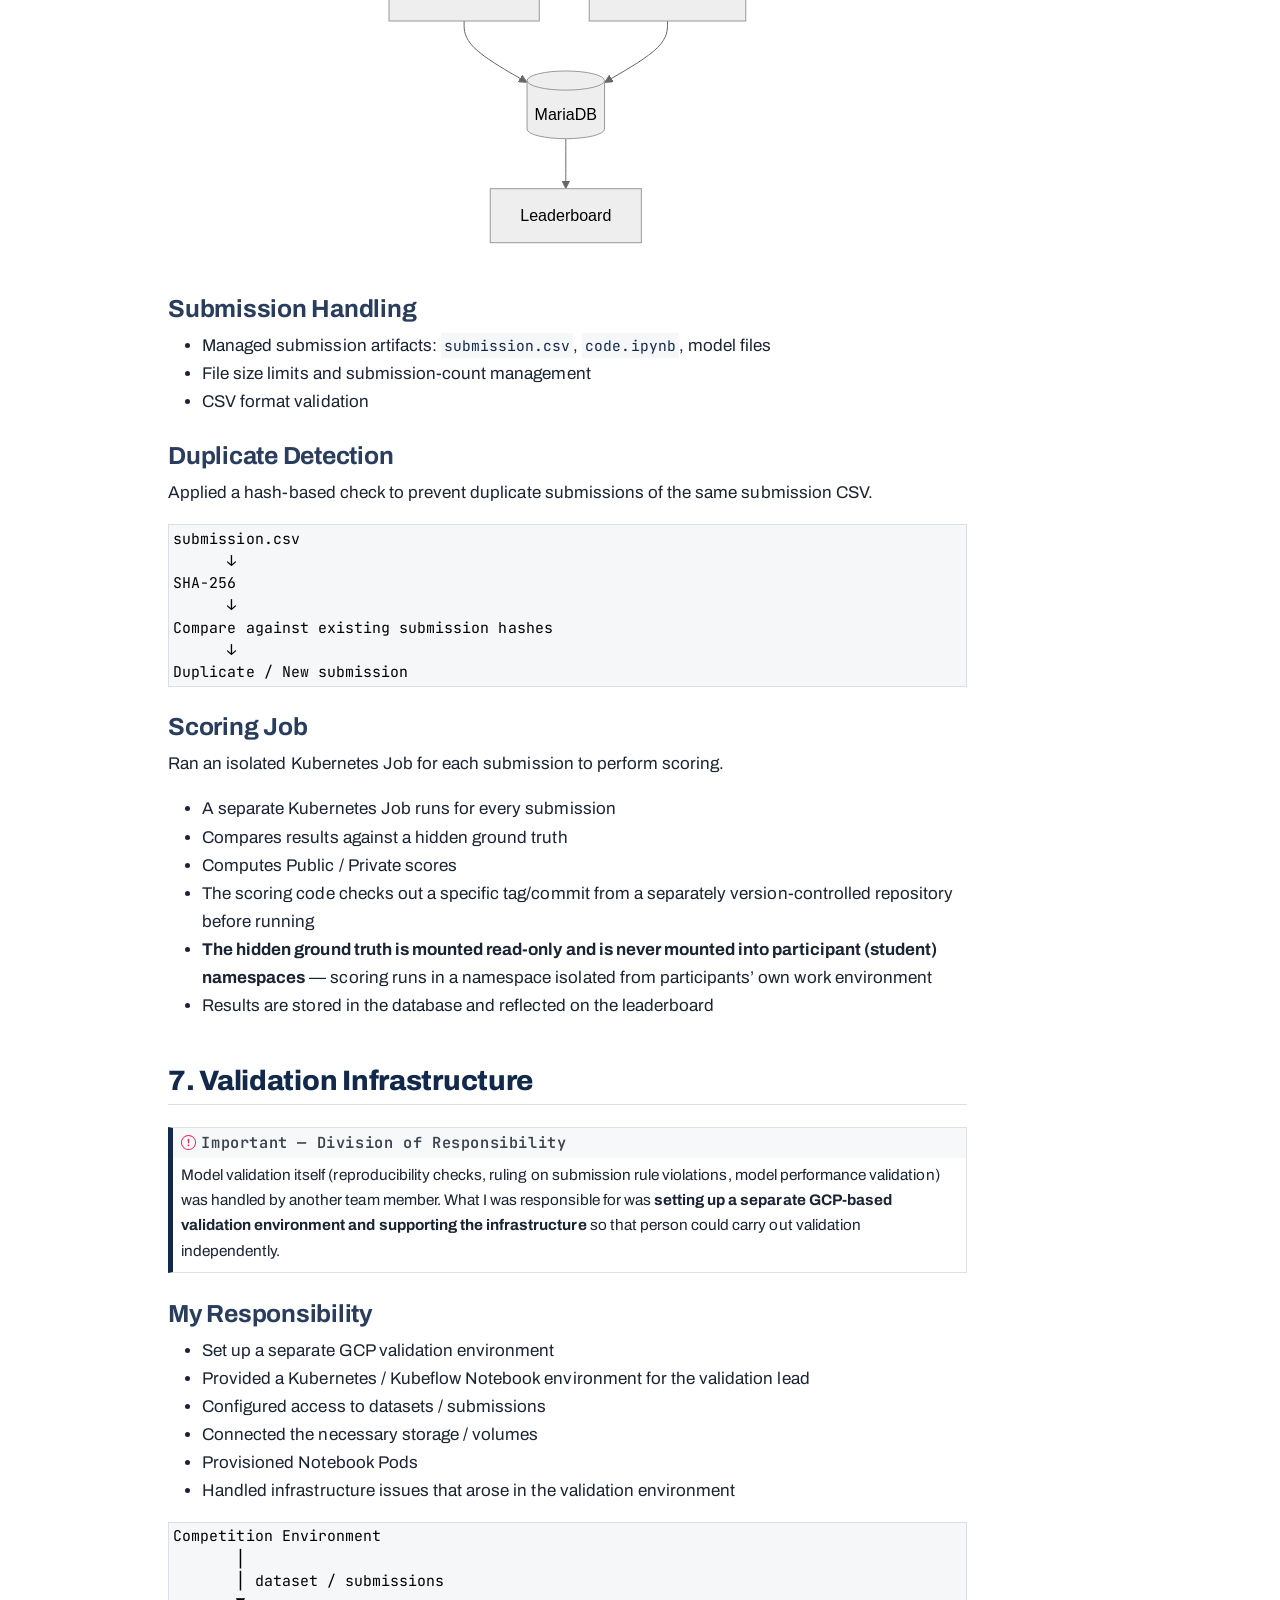
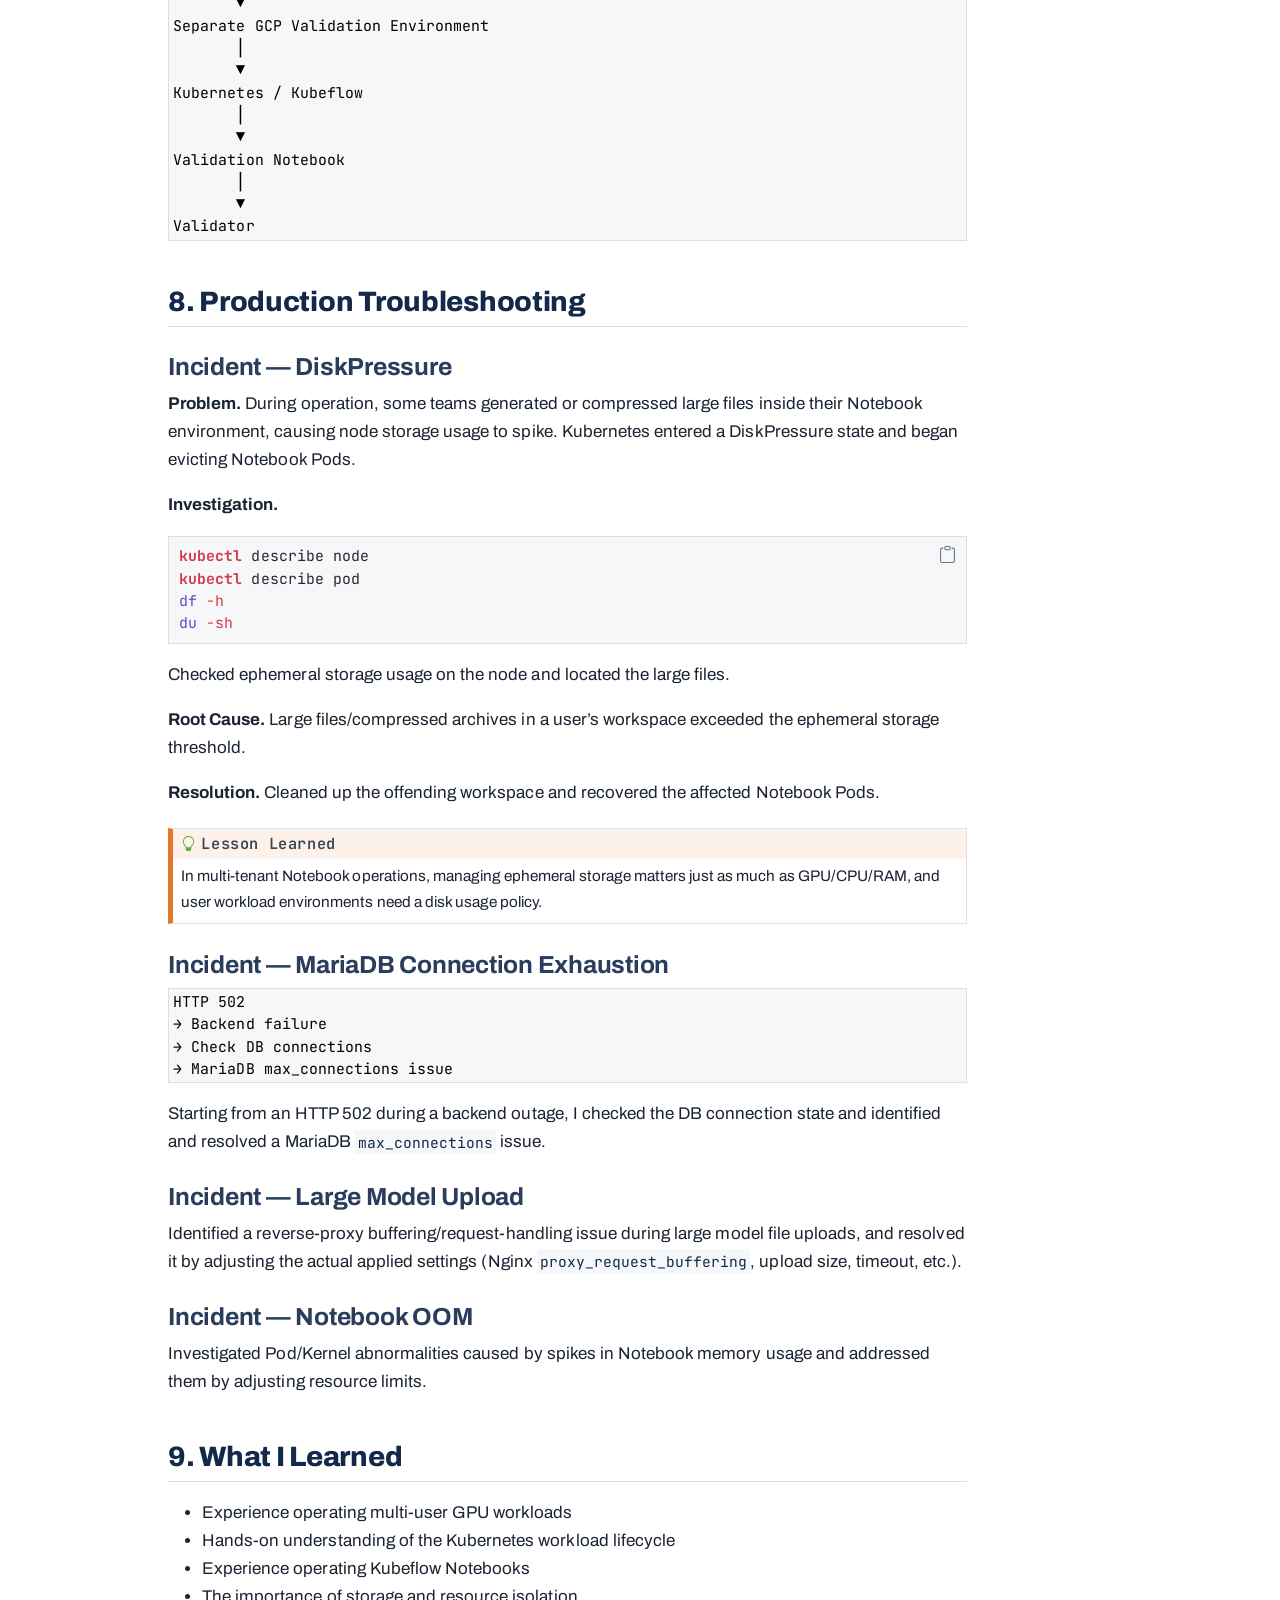
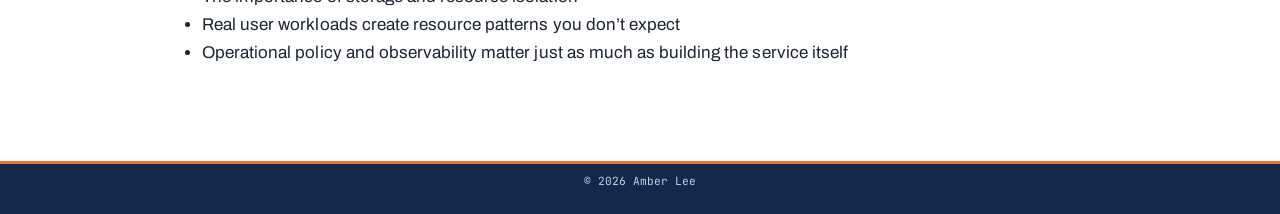
<file: projects/ai-competition.html>
<!DOCTYPE html>
<html xmlns="http://www.w3.org/1999/xhtml" lang="en" xml:lang="en"><head>

<meta charset="utf-8">
<meta name="generator" content="quarto-1.10.18">

<meta name="viewport" content="width=device-width, initial-scale=1.0, user-scalable=yes">


<title>AI Competition Platform – Ahreum (Amber) Lee</title>
<style>
/* Default styles provided by pandoc.
** See https://pandoc.org/MANUAL.html#variables-for-html for config info.
*/
span.smallcaps{font-variant: small-caps;}
div.columns{display: flex; gap: 1.5em;}
div.column{flex: auto;}
@media screen {
div.columns{gap: min(4vw, 1.5em);}
div.column{overflow-x: auto;}
}
div.hanging-indent{margin-left: 1.5em; text-indent: -1.5em;}
ul.task-list{list-style: none;}
ul.task-list li input[type="checkbox"] {
  width: 0.8em;
  margin: 0 0.8em 0.2em -1em; /* quarto-specific, see https://github.com/quarto-dev/quarto-cli/issues/4556 */ 
  vertical-align: middle;
}
/* CSS for syntax highlighting */
html { -webkit-text-size-adjust: 100%; }
pre > code.sourceCode { white-space: pre; position: relative; }
pre > code.sourceCode > span { display: inline-block; line-height: 1.25; }
pre > code.sourceCode > span:empty { height: 1.2em; }
.sourceCode { overflow: visible; }
code.sourceCode > span { color: inherit; text-decoration: inherit; }
div.sourceCode { margin: 1em 0; }
pre.sourceCode { margin: 0; }
@media screen {
div.sourceCode { overflow: auto; }
}
@media print {
pre > code.sourceCode { white-space: pre-wrap; }
pre > code.sourceCode > span { text-indent: -5em; padding-left: 5em; }
}
pre.numberSource code
  { counter-reset: source-line 0; }
pre.numberSource code > span
  { position: relative; left: -4em; counter-increment: source-line; }
pre.numberSource code > span > a:first-child::before
  { content: counter(source-line);
    position: relative; left: -1em; text-align: right; vertical-align: baseline;
    border: none; display: inline-block;
    -webkit-touch-callout: none; -webkit-user-select: none;
    -khtml-user-select: none; -moz-user-select: none;
    -ms-user-select: none; user-select: none;
    padding: 0 4px; width: 4em;
  }
pre.numberSource { margin-left: 3em;  padding-left: 4px; }
div.sourceCode
  {   }
@media screen {
pre > code.sourceCode > span > a:first-child::before { text-decoration: underline; }
}
</style>


<script src="../site_libs/quarto-nav/quarto-nav.js"></script>
<script src="../site_libs/quarto-nav/headroom.min.js"></script>
<script src="../site_libs/clipboard/clipboard.min.js"></script>
<script src="../site_libs/quarto-search/autocomplete.umd.js"></script>
<script src="../site_libs/quarto-search/fuse.min.js"></script>
<script src="../site_libs/quarto-search/quarto-search.js"></script>
<meta name="quarto:offset" content="../">
<script src="../site_libs/quarto-html/quarto.js" type="module"></script>
<script src="../site_libs/quarto-html/tabsets/tabsets.js" type="module"></script>
<script src="../site_libs/quarto-html/popper.min.js"></script>
<script src="../site_libs/quarto-html/tippy.umd.min.js"></script>
<script src="../site_libs/quarto-html/anchor.min.js"></script>
<link href="../site_libs/quarto-html/tippy.css" rel="stylesheet">
<link href="../site_libs/quarto-html/quarto-syntax-highlighting-e1d31a4f7a251bade64c834abd567611.css" rel="stylesheet" id="quarto-text-highlighting-styles">
<script src="../site_libs/bootstrap/bootstrap.min.js"></script>
<link href="../site_libs/bootstrap/bootstrap-icons.css" rel="stylesheet">
<link href="../site_libs/bootstrap/bootstrap-f9d0feaedb2705bbf7774ef7e4e0ae28.min.css" rel="stylesheet" append-hash="true" id="quarto-bootstrap" data-mode="light">
<script id="quarto-search-options" type="application/json">{
  "location": "navbar",
  "copy-button": false,
  "collapse-after": 3,
  "panel-placement": "end",
  "type": "overlay",
  "limit": 50,
  "keyboard-shortcut": [
    "f",
    "/",
    "s"
  ],
  "show-item-context": false,
  "language": {
    "search-no-results-text": "No results",
    "search-matching-documents-text": "matching documents",
    "search-copy-link-title": "Copy link to search",
    "search-hide-matches-text": "Hide additional matches",
    "search-more-match-text": "more match in this document",
    "search-more-matches-text": "more matches in this document",
    "search-clear-button-title": "Clear",
    "search-text-placeholder": "",
    "search-detached-cancel-button-title": "Cancel",
    "search-submit-button-title": "Submit",
    "search-label": "Search"
  }
}</script>
<meta name="mermaid-theme" content="neutral">
<script src="../site_libs/quarto-diagram/mermaid.min.js"></script>
<script src="../site_libs/quarto-diagram/mermaid-init.js"></script>
<link href="../site_libs/quarto-diagram/mermaid.css" rel="stylesheet">


<link rel="stylesheet" href="../styles.css">
</head>

<body class="nav-fixed quarto-light">

<div id="quarto-search-results"></div>
  <header id="quarto-header" class="headroom fixed-top">
    <nav class="navbar navbar-expand-lg " data-bs-theme="dark">
      <div class="navbar-container container-fluid">
      <div class="navbar-brand-container mx-auto">
    <a class="navbar-brand" href="../index.html">
    <span class="navbar-title">Ahreum (Amber) Lee</span>
    </a>
  </div>
            <div id="quarto-search" class="" title="Search"></div>
          <button class="navbar-toggler" type="button" data-bs-toggle="collapse" data-bs-target="#navbarCollapse" aria-controls="navbarCollapse" role="menu" aria-expanded="false" aria-label="Toggle navigation" onclick="if (window.quartoToggleHeadroom) { window.quartoToggleHeadroom(); }">
  <span class="navbar-toggler-icon"></span>
</button>
          <div class="collapse navbar-collapse" id="navbarCollapse">
            <ul class="navbar-nav navbar-nav-scroll me-auto">
  <li class="nav-item">
    <a class="nav-link" href="../index.html"> 
<span class="menu-text">Home</span></a>
  </li>  
  <li class="nav-item">
    <a class="nav-link" href="../about.html"> 
<span class="menu-text">About</span></a>
  </li>  
  <li class="nav-item dropdown ">
    <a class="nav-link dropdown-toggle" href="#" id="nav-menu-projects" role="link" data-bs-toggle="dropdown" aria-expanded="false">
 <span class="menu-text">Projects</span>
    </a>
    <ul class="dropdown-menu" aria-labelledby="nav-menu-projects">    
        <li>
    <a class="dropdown-item" href="../projects/ai-competition.html">
 <span class="dropdown-text">AI Competition Platform</span></a>
  </li>  
        <li>
    <a class="dropdown-item" href="../projects/metaops.html">
 <span class="dropdown-text">MetaOps Cloud Console</span></a>
  </li>  
        <li>
    <a class="dropdown-item" href="../projects/aiops.html">
 <span class="dropdown-text">AIOps Platform</span></a>
  </li>  
        <li><hr class="dropdown-divider"></li>
        <li class="dropdown-header">Earlier Work</li>
        <li>
    <a class="dropdown-item" href="../projects/tag-a-trip.html">
 <span class="dropdown-text">Tag A Trip (Capstone)</span></a>
  </li>  
        <li>
    <a class="dropdown-item" href="../projects/bootcamp.html">
 <span class="dropdown-text">Data Science Bootcamp</span></a>
  </li>  
    </ul>
  </li>
</ul>
            <ul class="navbar-nav navbar-nav-scroll ms-auto">
  <li class="nav-item compact">
    <a class="nav-link" href="https://github.com/ahreumlee-dev"> <i class="bi bi-github" role="img" aria-label="GitHub">
</i> 
<span class="menu-text"></span></a>
  </li>  
  <li class="nav-item compact">
    <a class="nav-link" href="https://www.linkedin.com/in/ahreum-lee-012a58249"> <i class="bi bi-linkedin" role="img" aria-label="LinkedIn">
</i> 
<span class="menu-text"></span></a>
  </li>  
</ul>
          </div> <!-- /navcollapse -->
            <div class="quarto-navbar-tools">
</div>
      </div> <!-- /container-fluid -->
    </nav>
</header>
<!-- content -->
<div id="quarto-content" class="quarto-container page-columns page-rows-contents page-layout-article page-navbar">
<!-- sidebar -->
<!-- margin-sidebar -->
    <div id="quarto-margin-sidebar" class="sidebar margin-sidebar">
        <nav id="TOC" role="doc-toc" class="toc-active">
    <h2 id="toc-title">On this page</h2>
   
  <ul>
  <li><a href="#overview" id="toc-overview" class="nav-link active" data-scroll-target="#overview">1. Overview</a></li>
  <li><a href="#platform-ui" id="toc-platform-ui" class="nav-link" data-scroll-target="#platform-ui">2. Platform UI</a></li>
  <li><a href="#system-architecture" id="toc-system-architecture" class="nav-link" data-scroll-target="#system-architecture">3. System Architecture</a></li>
  <li><a href="#kubernetes-kubeflow" id="toc-kubernetes-kubeflow" class="nav-link" data-scroll-target="#kubernetes-kubeflow">4. Kubernetes / Kubeflow</a></li>
  <li><a href="#authentication-keycloak" id="toc-authentication-keycloak" class="nav-link" data-scroll-target="#authentication-keycloak">5. Authentication — Keycloak</a></li>
  <li><a href="#submission-scoring-system" id="toc-submission-scoring-system" class="nav-link" data-scroll-target="#submission-scoring-system">6. Submission &amp; Scoring System</a>
  <ul class="collapse">
  <li><a href="#submission-handling" id="toc-submission-handling" class="nav-link" data-scroll-target="#submission-handling">Submission Handling</a></li>
  <li><a href="#duplicate-detection" id="toc-duplicate-detection" class="nav-link" data-scroll-target="#duplicate-detection">Duplicate Detection</a></li>
  <li><a href="#scoring-job" id="toc-scoring-job" class="nav-link" data-scroll-target="#scoring-job">Scoring Job</a></li>
  </ul></li>
  <li><a href="#validation-infrastructure" id="toc-validation-infrastructure" class="nav-link" data-scroll-target="#validation-infrastructure">7. Validation Infrastructure</a>
  <ul class="collapse">
  <li><a href="#my-responsibility" id="toc-my-responsibility" class="nav-link" data-scroll-target="#my-responsibility">My Responsibility</a></li>
  </ul></li>
  <li><a href="#production-troubleshooting" id="toc-production-troubleshooting" class="nav-link" data-scroll-target="#production-troubleshooting">8. Production Troubleshooting</a>
  <ul class="collapse">
  <li><a href="#incident-diskpressure" id="toc-incident-diskpressure" class="nav-link" data-scroll-target="#incident-diskpressure">Incident — DiskPressure</a></li>
  <li><a href="#incident-mariadb-connection-exhaustion" id="toc-incident-mariadb-connection-exhaustion" class="nav-link" data-scroll-target="#incident-mariadb-connection-exhaustion">Incident — MariaDB Connection Exhaustion</a></li>
  <li><a href="#incident-large-model-upload" id="toc-incident-large-model-upload" class="nav-link" data-scroll-target="#incident-large-model-upload">Incident — Large Model Upload</a></li>
  <li><a href="#incident-notebook-oom" id="toc-incident-notebook-oom" class="nav-link" data-scroll-target="#incident-notebook-oom">Incident — Notebook OOM</a></li>
  </ul></li>
  <li><a href="#what-i-learned" id="toc-what-i-learned" class="nav-link" data-scroll-target="#what-i-learned">9. What I Learned</a></li>
  </ul>
</nav>
    </div>
<!-- main -->
<main class="content" id="quarto-document-content">

<header id="title-block-header" class="quarto-title-block default">
<div class="quarto-title">
<h1 class="title">AI Competition Platform</h1>
<p class="subtitle lead">Kubernetes / Kubeflow-based GPU AI Competition Platform</p>
</div>



<div class="quarto-title-meta">

    
  
    
  </div>
  


</header>


<div class="project-meta">
<table class="caption-top table">
<colgroup>
<col style="width: 50%">
<col style="width: 50%">
</colgroup>
<tbody>
<tr class="odd">
<td><strong>Role</strong></td>
<td>Platform / Infrastructure Engineer</td>
</tr>
<tr class="even">
<td><strong>Domain</strong></td>
<td>AI Competition Platform</td>
</tr>
<tr class="odd">
<td><strong>Period</strong></td>
<td>2026</td>
</tr>
<tr class="even">
<td><strong>Stack</strong></td>
<td>Kubernetes · Kubeflow · Keycloak · FastAPI · MariaDB · Ant Design</td>
</tr>
</tbody>
</table>
</div>
<section id="overview" class="level2">
<h2 class="anchored" data-anchor-id="overview">1. Overview</h2>
<p>A platform that lets AI competition participants go through the entire competition workflow through a web platform.</p>
<pre class="text"><code>Join competition
→ Create GPU Notebook
→ Use dataset
→ Train model
→ Submit results
→ Automatic scoring
→ Check leaderboard</code></pre>
<ul>
<li>134 participants across 92 teams entered the competition</li>
<li>33 teams (63 participants) advanced to the final round</li>
<li>One NVIDIA A100 40GB GPU allocated per team</li>
<li>Kubernetes / Kubeflow Notebook-based per-team work environment</li>
<li>Automated submission / scoring system</li>
</ul>
<div class="callout callout-style-default callout-note callout-titled">
<div class="callout-header d-flex align-content-center">
<div class="callout-icon-container">
<i class="callout-icon"></i>
</div>
<div class="callout-title-container flex-fill">
<span class="screen-reader-only">Note</span>My Role
</div>
</div>
<div class="callout-body-container callout-body">
<ul>
<li>Designed and provisioned per-team infrastructure manifests (Kubeflow Profile / Notebook / PV / PVC)</li>
<li>Built a Python (Jinja2)-based pipeline to auto-generate manifests</li>
<li>Operated Kubernetes Notebooks and handled incidents</li>
<li>Supported Keycloak-based authentication integration</li>
<li>Supported building the scoring infrastructure (Kubernetes Job-based)</li>
<li>Set up and supported a separate GCP validation environment (model validation itself was handled by another team member)</li>
</ul>
</div>
</div>
</section>
<section id="platform-ui" class="level2">
<h2 class="anchored" data-anchor-id="platform-ui">2. Platform UI</h2>
<div id="fig-dashboard" class="quarto-float quarto-figure quarto-figure-center anchored">
<figure class="quarto-float quarto-float-fig figure">
<div aria-describedby="fig-dashboard-caption-0ceaefa1-69ba-4598-a22c-09a6ac19f8ca">
<img src="../images/competition/dashboard.png" class="img-fluid figure-img">
</div>
<figcaption class="quarto-float-caption-bottom quarto-float-caption quarto-float-fig" id="fig-dashboard-caption-0ceaefa1-69ba-4598-a22c-09a6ac19f8ca">
Figure&nbsp;1: Competition Dashboard — the participant’s main screen, showing the competition overview, schedule, and submission policy at a glance
</figcaption>
</figure>
</div>
<p>Notebook creation requests are passed from the backend to Kubernetes, where the Kubeflow Notebook Controller creates a Notebook Pod for each team.</p>
<div id="fig-notebooks" class="quarto-float quarto-figure quarto-figure-center anchored">
<figure class="quarto-float quarto-float-fig figure">
<div aria-describedby="fig-notebooks-caption-0ceaefa1-69ba-4598-a22c-09a6ac19f8ca">
<img src="../images/competition/notebooks-list.png" class="img-fluid figure-img">
</div>
<figcaption class="quarto-float-caption-bottom quarto-float-caption quarto-float-fig" id="fig-notebooks-caption-0ceaefa1-69ba-4598-a22c-09a6ac19f8ca">
Figure&nbsp;2: Kubeflow Notebooks list — each team has a Notebook Pod running in an isolated namespace, with GPU/CPU/Memory allocations shown
</figcaption>
</figure>
</div>
<div id="fig-notebook-code" class="quarto-float quarto-figure quarto-figure-center anchored">
<figure class="quarto-float quarto-float-fig figure">
<div aria-describedby="fig-notebook-code-caption-0ceaefa1-69ba-4598-a22c-09a6ac19f8ca">
<img src="../images/competition/notebook-code.png" class="img-fluid figure-img">
</div>
<figcaption class="quarto-float-caption-bottom quarto-float-caption quarto-float-fig" id="fig-notebook-code-caption-0ceaefa1-69ba-4598-a22c-09a6ac19f8ca">
Figure&nbsp;3: Baseline code provided to participants — covers everything from data loading to generating the submission file inside JupyterLab
</figcaption>
</figure>
</div>
<div id="fig-leaderboard-public" class="quarto-float quarto-figure quarto-figure-center anchored">
<figure class="quarto-float quarto-float-fig figure">
<div aria-describedby="fig-leaderboard-public-caption-0ceaefa1-69ba-4598-a22c-09a6ac19f8ca">
<img src="../images/competition/leaderboard-public.png" class="img-fluid figure-img">
</div>
<figcaption class="quarto-float-caption-bottom quarto-float-caption quarto-float-fig" id="fig-leaderboard-public-caption-0ceaefa1-69ba-4598-a22c-09a6ac19f8ca">
Figure&nbsp;4: Leaderboard (Public) — live rankings shown during the final round (team names masked)
</figcaption>
</figure>
</div>
<div id="fig-leaderboard-final" class="quarto-float quarto-figure quarto-figure-center anchored">
<figure class="quarto-float quarto-float-fig figure">
<div aria-describedby="fig-leaderboard-final-caption-0ceaefa1-69ba-4598-a22c-09a6ac19f8ca">
<img src="../images/competition/leaderboard-final.png" class="img-fluid figure-img">
</div>
<figcaption class="quarto-float-caption-bottom quarto-float-caption quarto-float-fig" id="fig-leaderboard-final-caption-0ceaefa1-69ba-4598-a22c-09a6ac19f8ca">
Figure&nbsp;5: Leaderboard (Final) — final rankings with Public/Private/Final scores revealed after the competition ends (team names masked)
</figcaption>
</figure>
</div>
<div id="fig-admin" class="quarto-float quarto-figure quarto-figure-center anchored">
<figure class="quarto-float quarto-float-fig figure">
<div aria-describedby="fig-admin-caption-0ceaefa1-69ba-4598-a22c-09a6ac19f8ca">
<img src="../images/competition/admin-management.png" class="img-fluid figure-img">
</div>
<figcaption class="quarto-float-caption-bottom quarto-float-caption quarto-float-fig" id="fig-admin-caption-0ceaefa1-69ba-4598-a22c-09a6ac19f8ca">
Figure&nbsp;6: Admin — competition management screen, where admins configure the schedule, submission limits, and participation terms
</figcaption>
</figure>
</div>
<div id="fig-admin-submissions" class="quarto-float quarto-figure quarto-figure-center anchored">
<figure class="quarto-float quarto-float-fig figure">
<div aria-describedby="fig-admin-submissions-caption-0ceaefa1-69ba-4598-a22c-09a6ac19f8ca">
<img src="../images/competition/admin-submissions.png" class="img-fluid figure-img">
</div>
<figcaption class="quarto-float-caption-bottom quarto-float-caption quarto-float-fig" id="fig-admin-submissions-caption-0ceaefa1-69ba-4598-a22c-09a6ac19f8ca">
Figure&nbsp;7: Admin — final-round submission status. Shows each team’s submission count, most recent submission time, and best Public/Private/Final scores at a glance (team names masked)
</figcaption>
</figure>
</div>
<p>The admin UI was built with Ant Design and Tiptap, and lets admins manage the competition schedule and notices.</p>
</section>
<section id="system-architecture" class="level2">
<h2 class="anchored" data-anchor-id="system-architecture">3. System Architecture</h2>
<div class="cell" data-layout-align="center">
<div class="cell-output-display">
<div>
<p></p><figure class="figure"><p></p>
<div>
<pre class="mermaid mermaid-js">flowchart TD
    U[User] --&gt; W[Web Application]
    W --&gt; AUTH[Authentication]
    AUTH --&gt; KC[Keycloak]
    W --&gt; NB[Notebook Management]
    NB --&gt; K8S[Kubernetes]
    K8S --&gt; KF[Kubeflow Notebook]
    KF --&gt; GPU[GPU Pod]
    W --&gt; SUB[Submission]
    SUB --&gt; SS[Submission Storage]
    SS --&gt; SJ[Scoring Job]
    SJ --&gt; DB[(Database)]
    DB --&gt; LB[Leaderboard]
</pre>
</div>
<p></p></figure><p></p>
</div>
</div>
</div>
</section>
<section id="kubernetes-kubeflow" class="level2">
<h2 class="anchored" data-anchor-id="kubernetes-kubeflow">4. Kubernetes / Kubeflow</h2>
<p>To give each team an isolated work environment, I created one Kubeflow <strong>Profile</strong> per team (namespace-level isolation + RBAC) and provisioned a <strong>Notebook</strong> and <strong>PV/PVC</strong> inside each.</p>
<ul>
<li>Built a pipeline that generates per-team Kubeflow Profile / Notebook / PersistentVolume / PersistentVolumeClaim manifests using Python and Jinja2 templates</li>
<li>Standardized repetitive infrastructure provisioning across ~30 teams as code</li>
<li>Connected per-team GPU / CPU / Memory resources and NFS-backed storage</li>
<li>Managed Notebook Pod lifecycle and handled incidents during operation</li>
<li>Provided Kubeflow Pipelines alongside Notebooks, while disabling other Kubeflow features to keep the operational scope narrow</li>
<li>Limited GPU allocation to one per team (no MIG or other GPU-splitting), and designed the operational policy so teams had to stop their Notebook server before running a GPU-requiring pipeline step</li>
</ul>
</section>
<section id="authentication-keycloak" class="level2">
<h2 class="anchored" data-anchor-id="authentication-keycloak">5. Authentication — Keycloak</h2>
<p>The authentication structure for accessing the competition web platform and Kubeflow Notebooks.</p>
<ul>
<li>Keycloak-based user authentication</li>
<li>Platform ↔︎ Keycloak integration</li>
<li>Per-team Notebook access control</li>
</ul>
</section>
<section id="submission-scoring-system" class="level2">
<h2 class="anchored" data-anchor-id="submission-scoring-system">6. Submission &amp; Scoring System</h2>
<div class="cell" data-layout-align="center">
<div class="cell-output-display">
<div>
<p></p><figure class="figure"><p></p>
<div>
<pre class="mermaid mermaid-js">flowchart TD
    P[Participant] --&gt; UP[Submission Upload]
    UP --&gt; V[Validation]
    V --&gt; ST[Storage]
    ST --&gt; SJ[Kubernetes Scoring Job]
    SJ --&gt; PUB[Public Score]
    SJ --&gt; PRIV[Private Score]
    PUB --&gt; DB[(MariaDB)]
    PRIV --&gt; DB
    DB --&gt; LB[Leaderboard]
</pre>
</div>
<p></p></figure><p></p>
</div>
</div>
</div>
<section id="submission-handling" class="level3">
<h3 class="anchored" data-anchor-id="submission-handling">Submission Handling</h3>
<ul>
<li>Managed submission artifacts: <code>submission.csv</code>, <code>code.ipynb</code>, model files</li>
<li>File size limits and submission-count management</li>
<li>CSV format validation</li>
</ul>
</section>
<section id="duplicate-detection" class="level3">
<h3 class="anchored" data-anchor-id="duplicate-detection">Duplicate Detection</h3>
<p>Applied a hash-based check to prevent duplicate submissions of the same submission CSV.</p>
<pre class="text"><code>submission.csv
      ↓
SHA-256
      ↓
Compare against existing submission hashes
      ↓
Duplicate / New submission</code></pre>
</section>
<section id="scoring-job" class="level3">
<h3 class="anchored" data-anchor-id="scoring-job">Scoring Job</h3>
<p>Ran an isolated Kubernetes Job for each submission to perform scoring.</p>
<ul>
<li>A separate Kubernetes Job runs for every submission</li>
<li>Compares results against a hidden ground truth</li>
<li>Computes Public / Private scores</li>
<li>The scoring code checks out a specific tag/commit from a separately version-controlled repository before running</li>
<li><strong>The hidden ground truth is mounted read-only and is never mounted into participant (student) namespaces</strong> — scoring runs in a namespace isolated from participants’ own work environment</li>
<li>Results are stored in the database and reflected on the leaderboard</li>
</ul>
</section>
</section>
<section id="validation-infrastructure" class="level2">
<h2 class="anchored" data-anchor-id="validation-infrastructure">7. Validation Infrastructure</h2>
<div class="callout callout-style-default callout-important callout-titled">
<div class="callout-header d-flex align-content-center">
<div class="callout-icon-container">
<i class="callout-icon"></i>
</div>
<div class="callout-title-container flex-fill">
<span class="screen-reader-only">Important</span>Important — Division of Responsibility
</div>
</div>
<div class="callout-body-container callout-body">
<p>Model validation itself (reproducibility checks, ruling on submission rule violations, model performance validation) was handled by another team member. What I was responsible for was <strong>setting up a separate GCP-based validation environment and supporting the infrastructure</strong> so that person could carry out validation independently.</p>
</div>
</div>
<section id="my-responsibility" class="level3">
<h3 class="anchored" data-anchor-id="my-responsibility">My Responsibility</h3>
<ul>
<li>Set up a separate GCP validation environment</li>
<li>Provided a Kubernetes / Kubeflow Notebook environment for the validation lead</li>
<li>Configured access to datasets / submissions</li>
<li>Connected the necessary storage / volumes</li>
<li>Provisioned Notebook Pods</li>
<li>Handled infrastructure issues that arose in the validation environment</li>
</ul>
<pre class="text"><code>Competition Environment
       │
       │ dataset / submissions
       ▼
Separate GCP Validation Environment
       │
       ▼
Kubernetes / Kubeflow
       │
       ▼
Validation Notebook
       │
       ▼
Validator</code></pre>
</section>
</section>
<section id="production-troubleshooting" class="level2">
<h2 class="anchored" data-anchor-id="production-troubleshooting">8. Production Troubleshooting</h2>
<section id="incident-diskpressure" class="level3">
<h3 class="anchored" data-anchor-id="incident-diskpressure">Incident — DiskPressure</h3>
<p><strong>Problem.</strong> During operation, some teams generated or compressed large files inside their Notebook environment, causing node storage usage to spike. Kubernetes entered a DiskPressure state and began evicting Notebook Pods.</p>
<p><strong>Investigation.</strong></p>
<div class="code-copy-outer-scaffold"><div class="sourceCode" id="cb4"><pre class="sourceCode bash code-with-copy"><code class="sourceCode bash"><span id="cb4-1"><a href="#cb4-1" aria-hidden="true" tabindex="-1"></a><span class="ex">kubectl</span> describe node</span>
<span id="cb4-2"><a href="#cb4-2" aria-hidden="true" tabindex="-1"></a><span class="ex">kubectl</span> describe pod</span>
<span id="cb4-3"><a href="#cb4-3" aria-hidden="true" tabindex="-1"></a><span class="fu">df</span> <span class="at">-h</span></span>
<span id="cb4-4"><a href="#cb4-4" aria-hidden="true" tabindex="-1"></a><span class="fu">du</span> <span class="at">-sh</span></span></code></pre></div><button title="Copy to Clipboard" class="code-copy-button"><i class="bi"></i></button></div>
<p>Checked ephemeral storage usage on the node and located the large files.</p>
<p><strong>Root Cause.</strong> Large files/compressed archives in a user’s workspace exceeded the ephemeral storage threshold.</p>
<p><strong>Resolution.</strong> Cleaned up the offending workspace and recovered the affected Notebook Pods.</p>
<div class="callout callout-style-default callout-tip callout-titled">
<div class="callout-header d-flex align-content-center">
<div class="callout-icon-container">
<i class="callout-icon"></i>
</div>
<div class="callout-title-container flex-fill">
<span class="screen-reader-only">Tip</span>Lesson Learned
</div>
</div>
<div class="callout-body-container callout-body">
<p>In multi-tenant Notebook operations, managing ephemeral storage matters just as much as GPU/CPU/RAM, and user workload environments need a disk usage policy.</p>
</div>
</div>
</section>
<section id="incident-mariadb-connection-exhaustion" class="level3">
<h3 class="anchored" data-anchor-id="incident-mariadb-connection-exhaustion">Incident — MariaDB Connection Exhaustion</h3>
<pre class="text"><code>HTTP 502
→ Backend failure
→ Check DB connections
→ MariaDB max_connections issue</code></pre>
<p>Starting from an HTTP 502 during a backend outage, I checked the DB connection state and identified and resolved a MariaDB <code>max_connections</code> issue.</p>
</section>
<section id="incident-large-model-upload" class="level3">
<h3 class="anchored" data-anchor-id="incident-large-model-upload">Incident — Large Model Upload</h3>
<p>Identified a reverse-proxy buffering/request-handling issue during large model file uploads, and resolved it by adjusting the actual applied settings (Nginx <code>proxy_request_buffering</code>, upload size, timeout, etc.).</p>
</section>
<section id="incident-notebook-oom" class="level3">
<h3 class="anchored" data-anchor-id="incident-notebook-oom">Incident — Notebook OOM</h3>
<p>Investigated Pod/Kernel abnormalities caused by spikes in Notebook memory usage and addressed them by adjusting resource limits.</p>
</section>
</section>
<section id="what-i-learned" class="level2">
<h2 class="anchored" data-anchor-id="what-i-learned">9. What I Learned</h2>
<ul>
<li>Experience operating multi-user GPU workloads</li>
<li>Hands-on understanding of the Kubernetes workload lifecycle</li>
<li>Experience operating Kubeflow Notebooks</li>
<li>The importance of storage and resource isolation</li>
<li>Real user workloads create resource patterns you don’t expect</li>
<li>Operational policy and observability matter just as much as building the service itself</li>
</ul>


</section>

</main> <!-- /main -->
<script id="quarto-html-after-body" type="application/javascript">
  window.document.addEventListener("DOMContentLoaded", function (event) {
    const icon = "";
    const anchorJS = new window.AnchorJS();
    anchorJS.options = {
      placement: 'right',
      icon: icon
    };
    anchorJS.add('.anchored');
    const isCodeAnnotation = (el) => {
      for (const clz of el.classList) {
        if (clz.startsWith('code-annotation-')) {                     
          return true;
        }
      }
      return false;
    }
    const onCopySuccess = function(e) {
      // button target
      const button = e.trigger;
      // don't keep focus
      button.blur();
      // flash "checked"
      button.classList.add('code-copy-button-checked');
      var currentTitle = button.getAttribute("title");
      button.setAttribute("title", "Copied!");
      let tooltip;
      if (window.bootstrap) {
        button.setAttribute("data-bs-toggle", "tooltip");
        button.setAttribute("data-bs-placement", "left");
        button.setAttribute("data-bs-title", "Copied!");
        tooltip = new bootstrap.Tooltip(button, 
          { trigger: "manual", 
            customClass: "code-copy-button-tooltip",
            offset: [0, -8]});
        tooltip.show();    
      }
      setTimeout(function() {
        if (tooltip) {
          tooltip.hide();
          button.removeAttribute("data-bs-title");
          button.removeAttribute("data-bs-toggle");
          button.removeAttribute("data-bs-placement");
        }
        button.setAttribute("title", currentTitle);
        button.classList.remove('code-copy-button-checked');
      }, 1000);
      // clear code selection
      e.clearSelection();
    }
    const getTextToCopy = function(trigger) {
      const outerScaffold = trigger.parentElement.cloneNode(true);
      const codeEl = outerScaffold.querySelector('code');
      for (const childEl of codeEl.children) {
        if (isCodeAnnotation(childEl)) {
          childEl.remove();
        }
      }
      return codeEl.innerText;
    }
    const clipboard = new window.ClipboardJS('.code-copy-button:not([data-in-quarto-modal])', {
      text: getTextToCopy
    });
    clipboard.on('success', onCopySuccess);
    if (window.document.getElementById('quarto-embedded-source-code-modal')) {
      const clipboardModal = new window.ClipboardJS('.code-copy-button[data-in-quarto-modal]', {
        text: getTextToCopy,
        container: window.document.getElementById('quarto-embedded-source-code-modal')
      });
      clipboardModal.on('success', onCopySuccess);
    }
      var localhostRegex = new RegExp(/^(?:http|https):\/\/localhost\:?[0-9]*\//);
      var mailtoRegex = new RegExp(/^mailto:/);
        var filterRegex = new RegExp("https:\/\/ahreumlee-dev\.github\.io\/ar-dev-docs\/");
      var isInternal = (href) => {
          return filterRegex.test(href) || localhostRegex.test(href) || mailtoRegex.test(href);
      }
      // Inspect non-navigation links and adorn them if external
     var links = window.document.querySelectorAll('a[href]:not(.nav-link):not(.navbar-brand):not(.toc-action):not(.sidebar-link):not(.sidebar-item-toggle):not(.pagination-link):not(.no-external):not([aria-hidden]):not(.dropdown-item):not(.quarto-navigation-tool):not(.about-link)');
      for (var i=0; i<links.length; i++) {
        const link = links[i];
        if (!isInternal(link.href)) {
          // undo the damage that might have been done by quarto-nav.js in the case of
          // links that we want to consider external
          if (link.dataset.originalHref !== undefined) {
            link.href = link.dataset.originalHref;
          }
        }
      }
    function tippyHover(el, contentFn, onTriggerFn, onUntriggerFn) {
      const config = {
        allowHTML: true,
        maxWidth: 500,
        delay: 100,
        arrow: false,
        appendTo: function(el) {
            return el.parentElement;
        },
        interactive: true,
        interactiveBorder: 10,
        theme: 'quarto',
        placement: 'bottom-start',
      };
      if (contentFn) {
        config.content = contentFn;
      }
      if (onTriggerFn) {
        config.onTrigger = onTriggerFn;
      }
      if (onUntriggerFn) {
        config.onUntrigger = onUntriggerFn;
      }
      window.tippy(el, config); 
    }
    const noterefs = window.document.querySelectorAll('a[role="doc-noteref"]');
    for (var i=0; i<noterefs.length; i++) {
      const ref = noterefs[i];
      tippyHover(ref, function() {
        // use id or data attribute instead here
        let href = ref.getAttribute('data-footnote-href') || ref.getAttribute('href');
        try { href = new URL(href).hash; } catch {}
        const id = href.replace(/^#\/?/, "");
        const note = window.document.getElementById(id);
        if (note) {
          return note.innerHTML;
        } else {
          return "";
        }
      });
    }
    const xrefs = window.document.querySelectorAll('a.quarto-xref');
    const processXRef = (id, note) => {
      // Strip column container classes
      const stripColumnClz = (el) => {
        el.classList.remove("page-full", "page-columns");
        if (el.children) {
          for (const child of el.children) {
            stripColumnClz(child);
          }
        }
      }
      stripColumnClz(note)
      if (id === null || id.startsWith('sec-')) {
        // Special case sections, only their first couple elements
        const container = document.createElement("div");
        if (note.children && note.children.length > 2) {
          container.appendChild(note.children[0].cloneNode(true));
          for (let i = 1; i < note.children.length; i++) {
            const child = note.children[i];
            if (child.tagName === "P" && child.innerText === "") {
              continue;
            } else {
              container.appendChild(child.cloneNode(true));
              break;
            }
          }
          if (window.Quarto?.typesetMath) {
            window.Quarto.typesetMath(container);
          }
          return container.innerHTML
        } else {
          if (window.Quarto?.typesetMath) {
            window.Quarto.typesetMath(note);
          }
          return note.innerHTML;
        }
      } else {
        // Remove any anchor links if they are present
        const anchorLink = note.querySelector('a.anchorjs-link');
        if (anchorLink) {
          anchorLink.remove();
        }
        if (window.Quarto?.typesetMath) {
          window.Quarto.typesetMath(note);
        }
        if (note.classList.contains("callout")) {
          return note.outerHTML;
        } else {
          return note.innerHTML;
        }
      }
    }
    for (var i=0; i<xrefs.length; i++) {
      const xref = xrefs[i];
      tippyHover(xref, undefined, function(instance) {
        instance.disable();
        let url = xref.getAttribute('href');
        let hash = undefined; 
        if (url.startsWith('#')) {
          hash = url;
        } else {
          try { hash = new URL(url).hash; } catch {}
        }
        if (hash) {
          const id = hash.replace(/^#\/?/, "");
          const note = window.document.getElementById(id);
          if (note !== null) {
            try {
              const html = processXRef(id, note.cloneNode(true));
              instance.setContent(html);
            } finally {
              instance.enable();
              instance.show();
            }
          } else {
            // See if we can fetch this
            fetch(url.split('#')[0])
            .then(res => res.text())
            .then(html => {
              const parser = new DOMParser();
              const htmlDoc = parser.parseFromString(html, "text/html");
              const note = htmlDoc.getElementById(id);
              if (note !== null) {
                const html = processXRef(id, note);
                instance.setContent(html);
              } 
            }).finally(() => {
              instance.enable();
              instance.show();
            });
          }
        } else {
          // See if we can fetch a full url (with no hash to target)
          // This is a special case and we should probably do some content thinning / targeting
          fetch(url)
          .then(res => res.text())
          .then(html => {
            const parser = new DOMParser();
            const htmlDoc = parser.parseFromString(html, "text/html");
            const note = htmlDoc.querySelector('main.content');
            if (note !== null) {
              // This should only happen for chapter cross references
              // (since there is no id in the URL)
              // remove the first header
              if (note.children.length > 0 && note.children[0].tagName === "HEADER") {
                note.children[0].remove();
              }
              const html = processXRef(null, note);
              instance.setContent(html);
            } 
          }).finally(() => {
            instance.enable();
            instance.show();
          });
        }
      }, function(instance) {
      });
    }
        let selectedAnnoteEl;
        const selectorForAnnotation = ( cell, annotation) => {
          let cellAttr = 'data-code-cell="' + cell + '"';
          let lineAttr = 'data-code-annotation="' +  annotation + '"';
          const selector = 'span[' + cellAttr + '][' + lineAttr + ']';
          return selector;
        }
        const selectCodeLines = (annoteEl) => {
          const doc = window.document;
          const targetCell = annoteEl.getAttribute("data-target-cell");
          const targetAnnotation = annoteEl.getAttribute("data-target-annotation");
          const annoteSpan = window.document.querySelector(selectorForAnnotation(targetCell, targetAnnotation));
          const lines = annoteSpan.getAttribute("data-code-lines").split(",");
          const lineIds = lines.map((line) => {
            return targetCell + "-" + line;
          })
          let top = null;
          let height = null;
          let parent = null;
          if (lineIds.length > 0) {
              //compute the position of the single el (top and bottom and make a div)
              const el = window.document.getElementById(lineIds[0]);
              top = el.offsetTop;
              height = el.offsetHeight;
              parent = el.parentElement.parentElement;
            if (lineIds.length > 1) {
              const lastEl = window.document.getElementById(lineIds[lineIds.length - 1]);
              const bottom = lastEl.offsetTop + lastEl.offsetHeight;
              height = bottom - top;
            }
            if (top !== null && height !== null && parent !== null) {
              // cook up a div (if necessary) and position it 
              let div = window.document.getElementById("code-annotation-line-highlight");
              if (div === null) {
                div = window.document.createElement("div");
                div.setAttribute("id", "code-annotation-line-highlight");
                div.style.position = 'absolute';
                parent.appendChild(div);
              }
              div.style.top = top - 2 + "px";
              div.style.height = height + 4 + "px";
              div.style.left = 0;
              let gutterDiv = window.document.getElementById("code-annotation-line-highlight-gutter");
              if (gutterDiv === null) {
                gutterDiv = window.document.createElement("div");
                gutterDiv.setAttribute("id", "code-annotation-line-highlight-gutter");
                gutterDiv.style.position = 'absolute';
                const codeCell = window.document.getElementById(targetCell);
                const gutter = codeCell.querySelector('.code-annotation-gutter');
                gutter.appendChild(gutterDiv);
              }
              gutterDiv.style.top = top - 2 + "px";
              gutterDiv.style.height = height + 4 + "px";
            }
            selectedAnnoteEl = annoteEl;
          }
        };
        const unselectCodeLines = () => {
          const elementsIds = ["code-annotation-line-highlight", "code-annotation-line-highlight-gutter"];
          elementsIds.forEach((elId) => {
            const div = window.document.getElementById(elId);
            if (div) {
              div.remove();
            }
          });
          selectedAnnoteEl = undefined;
        };
          // Handle positioning of the toggle
      window.addEventListener(
        "resize",
        throttle(() => {
          elRect = undefined;
          if (selectedAnnoteEl) {
            selectCodeLines(selectedAnnoteEl);
          }
        }, 10)
      );
      function throttle(fn, ms) {
      let throttle = false;
      let timer;
        return (...args) => {
          if(!throttle) { // first call gets through
              fn.apply(this, args);
              throttle = true;
          } else { // all the others get throttled
              if(timer) clearTimeout(timer); // cancel #2
              timer = setTimeout(() => {
                fn.apply(this, args);
                timer = throttle = false;
              }, ms);
          }
        };
      }
        // Attach click handler to the DT
        const annoteDls = window.document.querySelectorAll('dt[data-target-cell]');
        for (const annoteDlNode of annoteDls) {
          annoteDlNode.addEventListener('click', (event) => {
            const clickedEl = event.target;
            if (clickedEl !== selectedAnnoteEl) {
              unselectCodeLines();
              const activeEl = window.document.querySelector('dt[data-target-cell].code-annotation-active');
              if (activeEl) {
                activeEl.classList.remove('code-annotation-active');
              }
              selectCodeLines(clickedEl);
              clickedEl.classList.add('code-annotation-active');
            } else {
              // Unselect the line
              unselectCodeLines();
              clickedEl.classList.remove('code-annotation-active');
            }
          });
        }
    const findCites = (el) => {
      const parentEl = el.parentElement;
      if (parentEl) {
        const cites = parentEl.dataset.cites;
        if (cites) {
          return {
            el,
            cites: cites.split(' ')
          };
        } else {
          return findCites(el.parentElement)
        }
      } else {
        return undefined;
      }
    };
    var bibliorefs = window.document.querySelectorAll('a[role="doc-biblioref"]');
    for (var i=0; i<bibliorefs.length; i++) {
      const ref = bibliorefs[i];
      const citeInfo = findCites(ref);
      if (citeInfo) {
        tippyHover(citeInfo.el, function() {
          var popup = window.document.createElement('div');
          citeInfo.cites.forEach(function(cite) {
            var citeDiv = window.document.createElement('div');
            citeDiv.classList.add('hanging-indent');
            citeDiv.classList.add('csl-entry');
            var biblioDiv = window.document.getElementById('ref-' + cite);
            if (biblioDiv) {
              citeDiv.innerHTML = biblioDiv.innerHTML;
            }
            popup.appendChild(citeDiv);
          });
          return popup.innerHTML;
        });
      }
    }
  });
  </script>
</div> <!-- /content -->
<footer class="footer">
  <div class="nav-footer">
    <div class="nav-footer-left">
      &nbsp;
    </div>   
    <div class="nav-footer-center">
<p>© 2026 Amber Lee</p>
</div>
    <div class="nav-footer-right">
      &nbsp;
    </div>
  </div>
</footer>




</body></html>
</file>
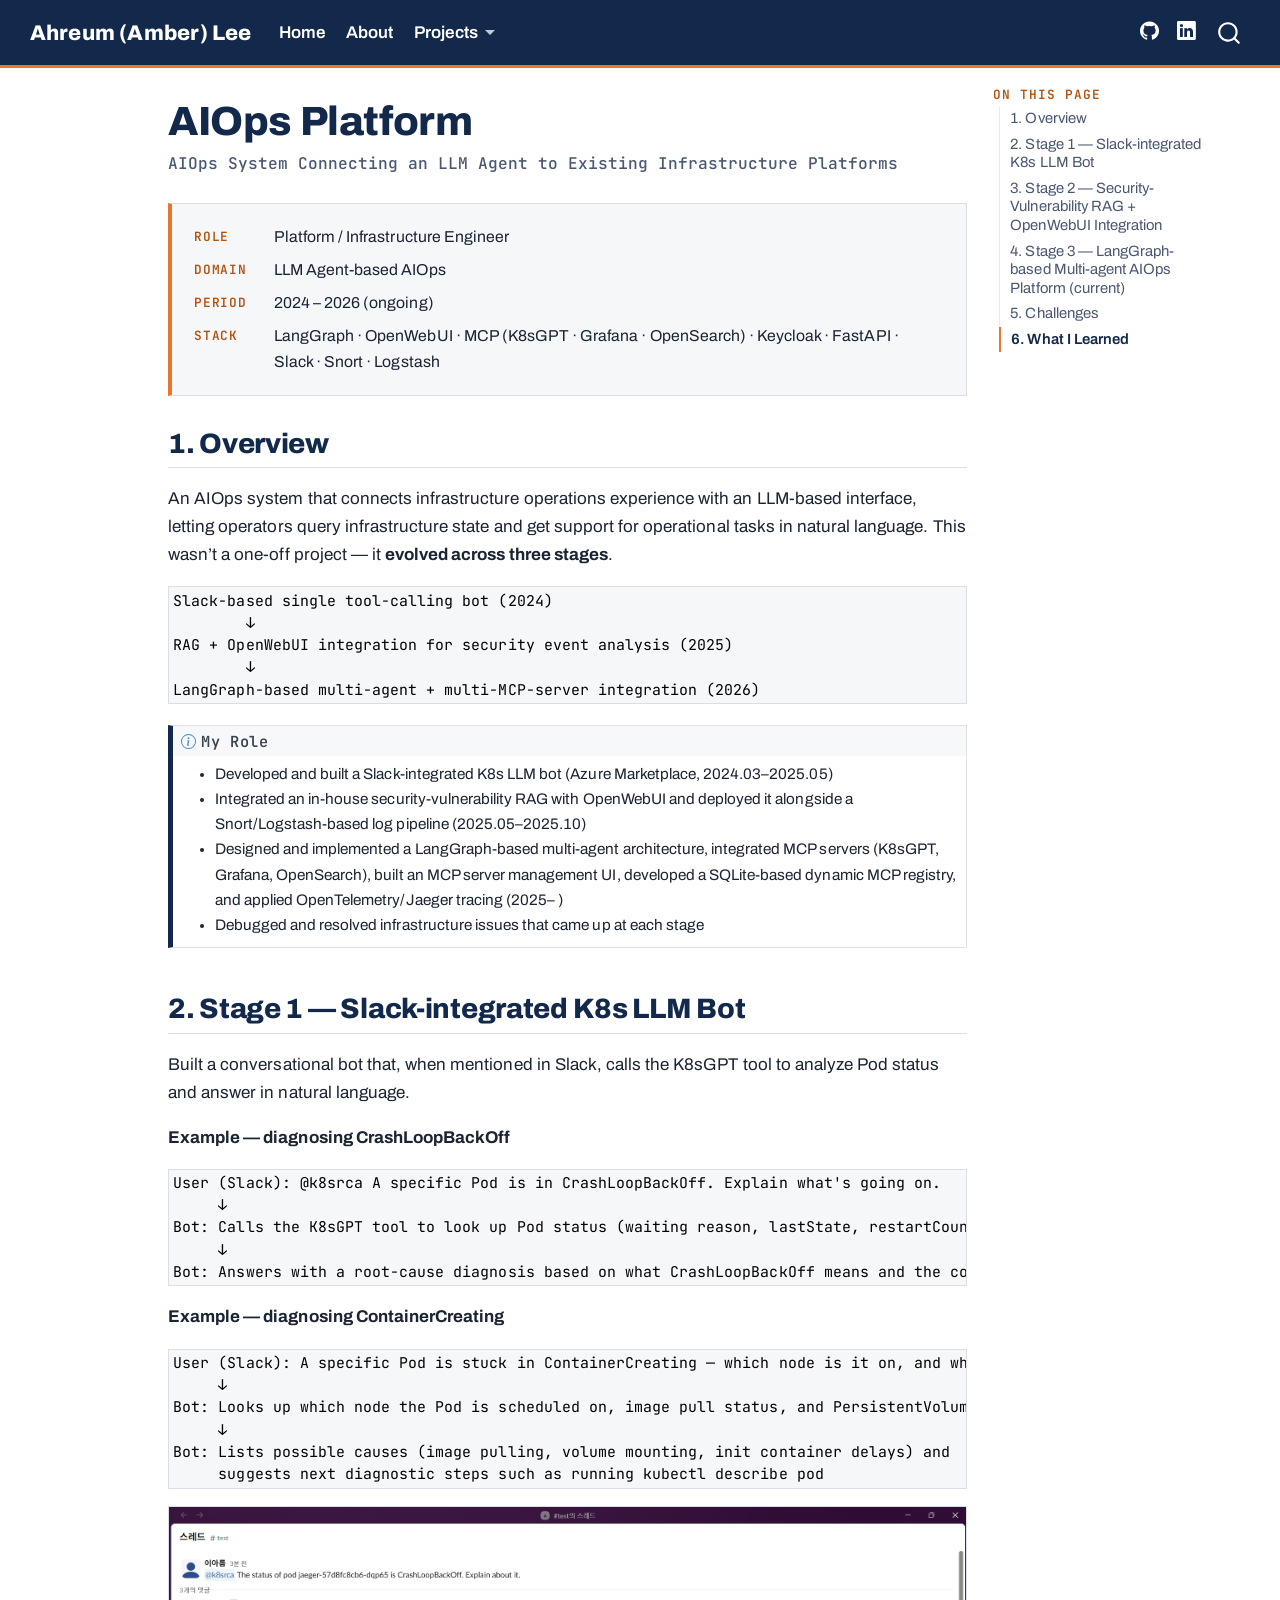
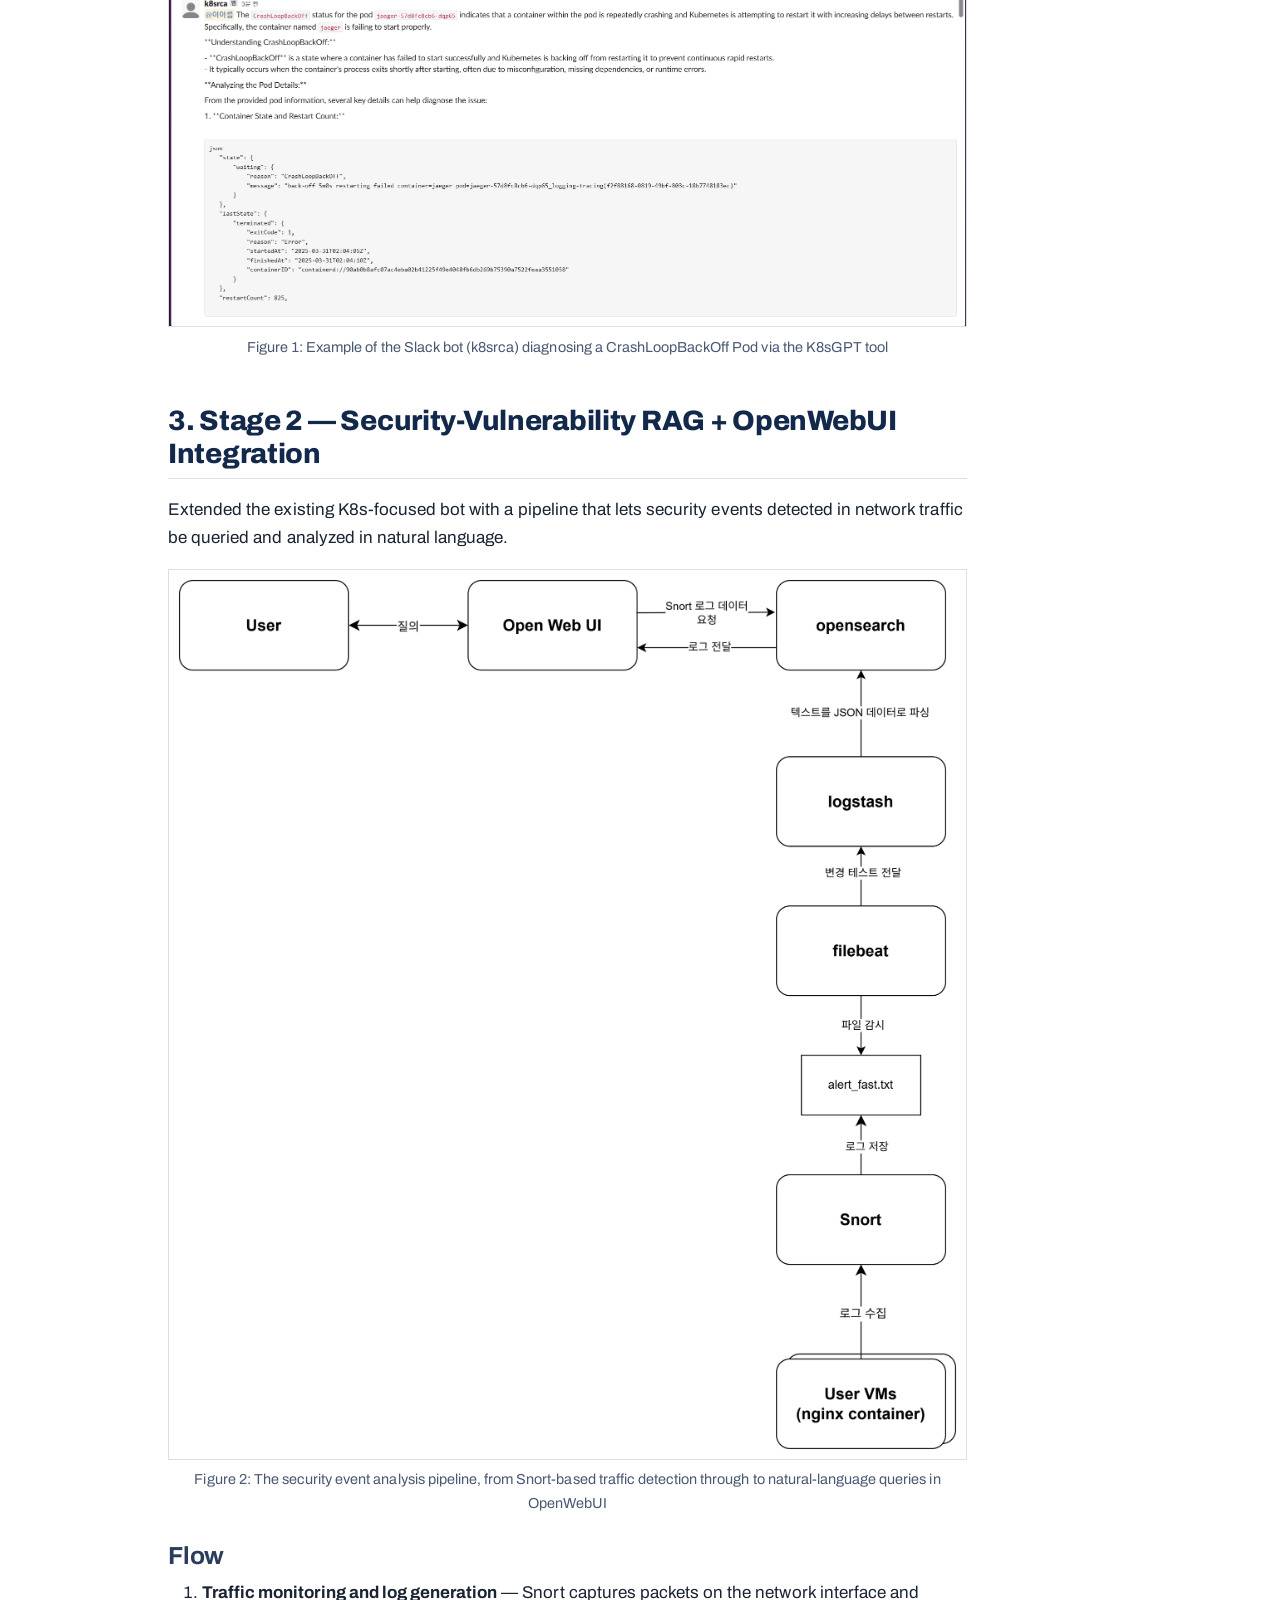
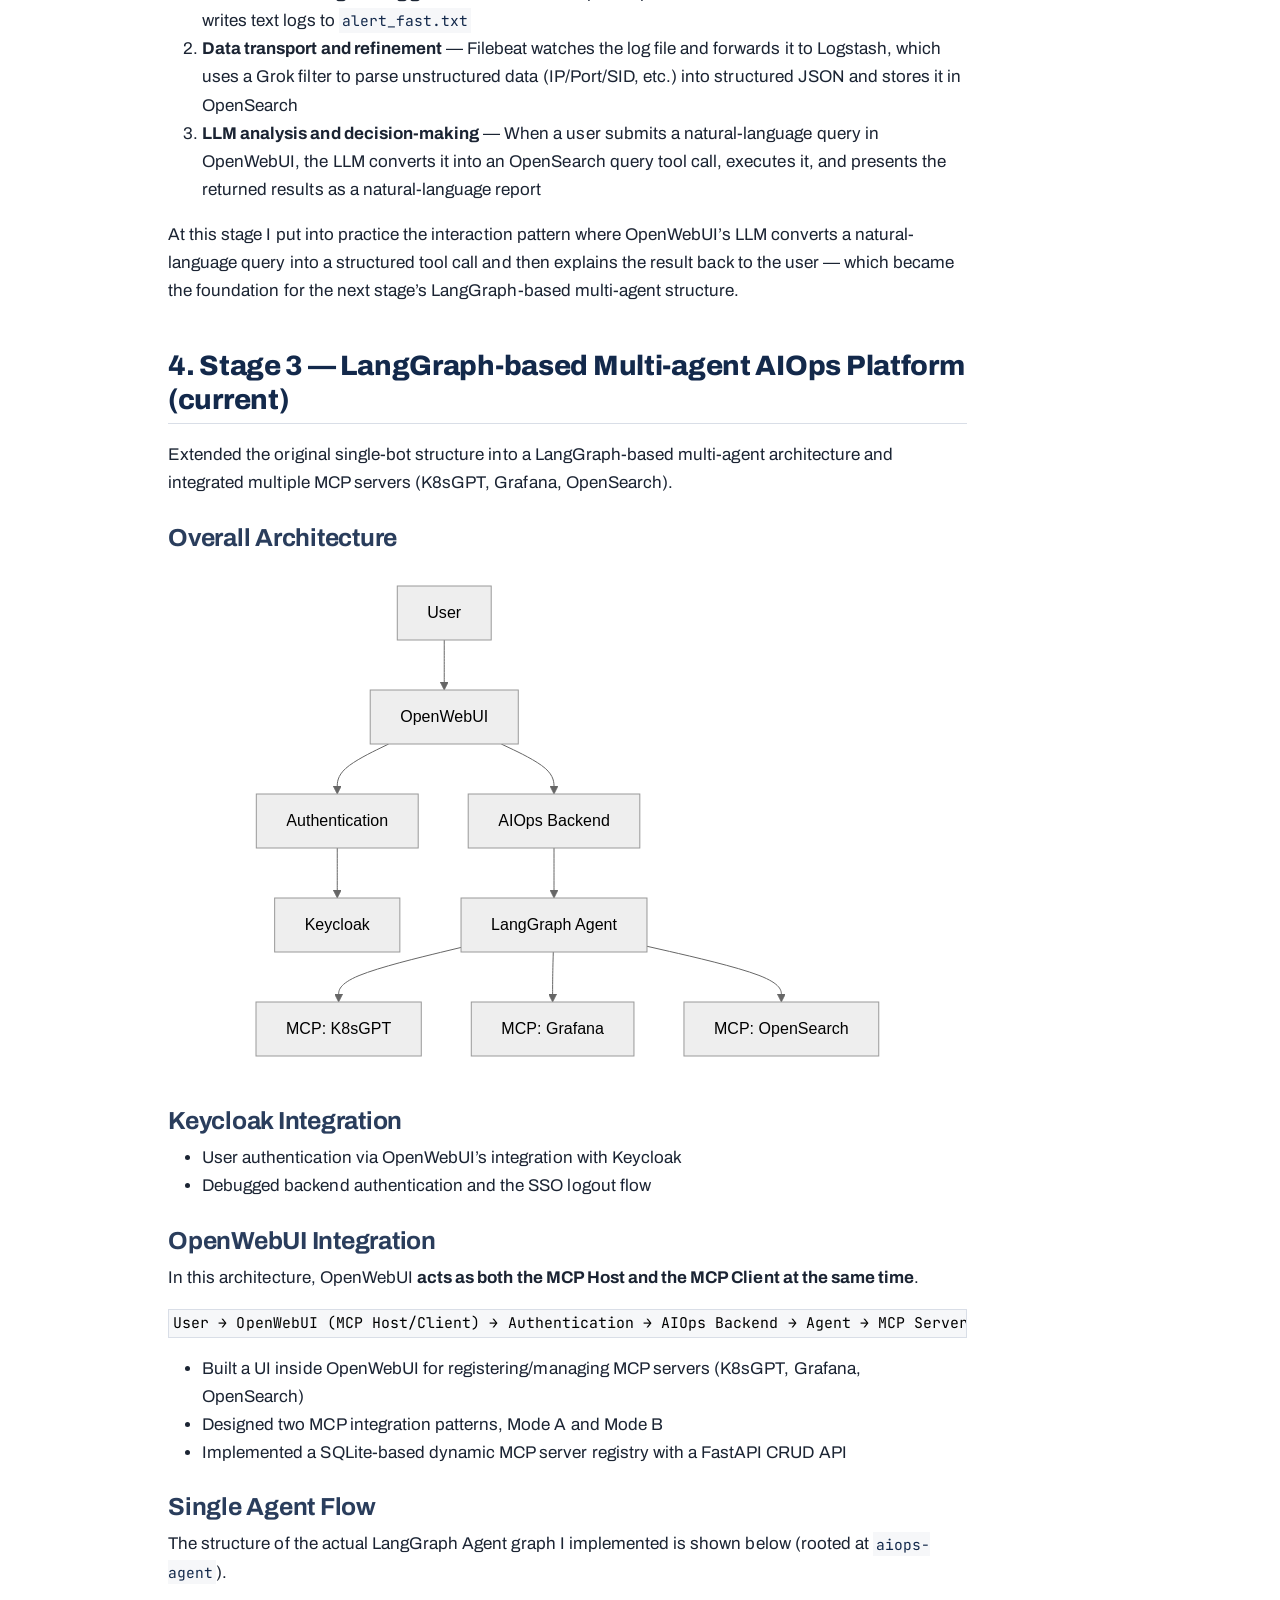
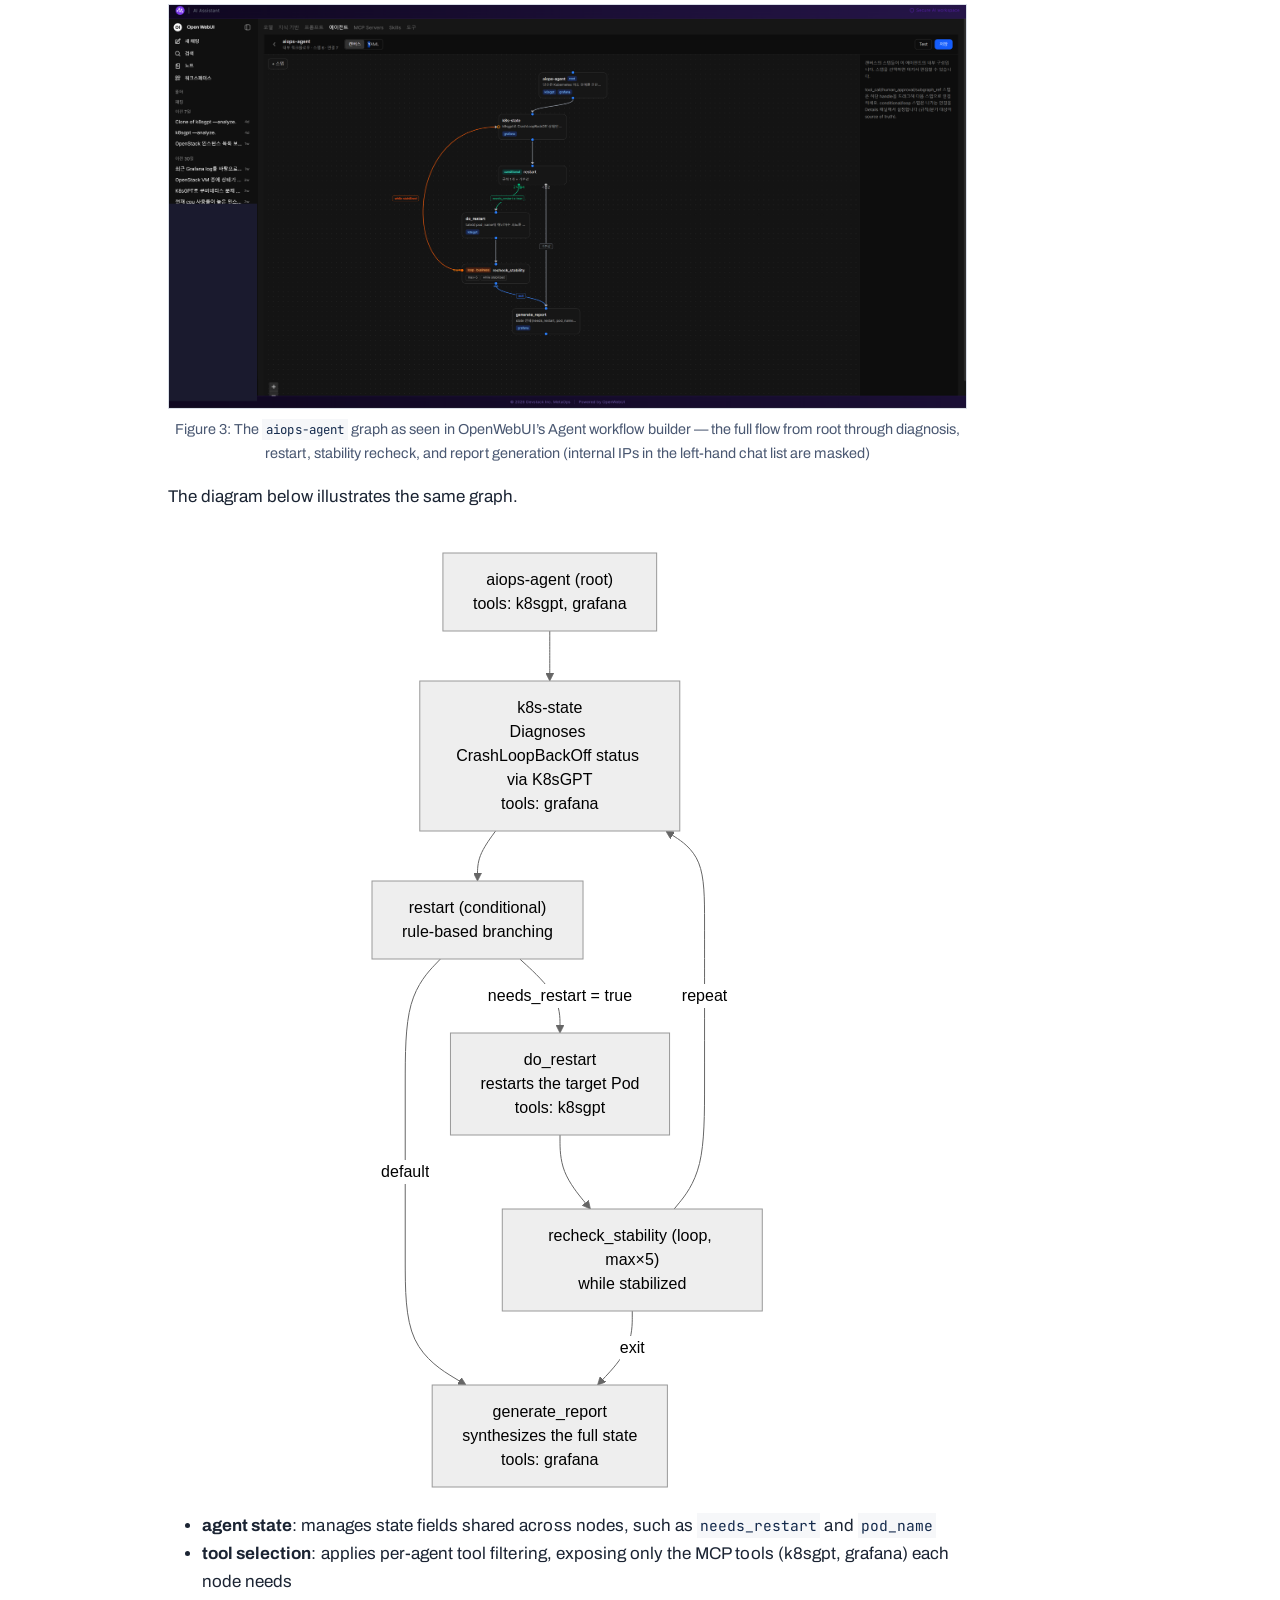
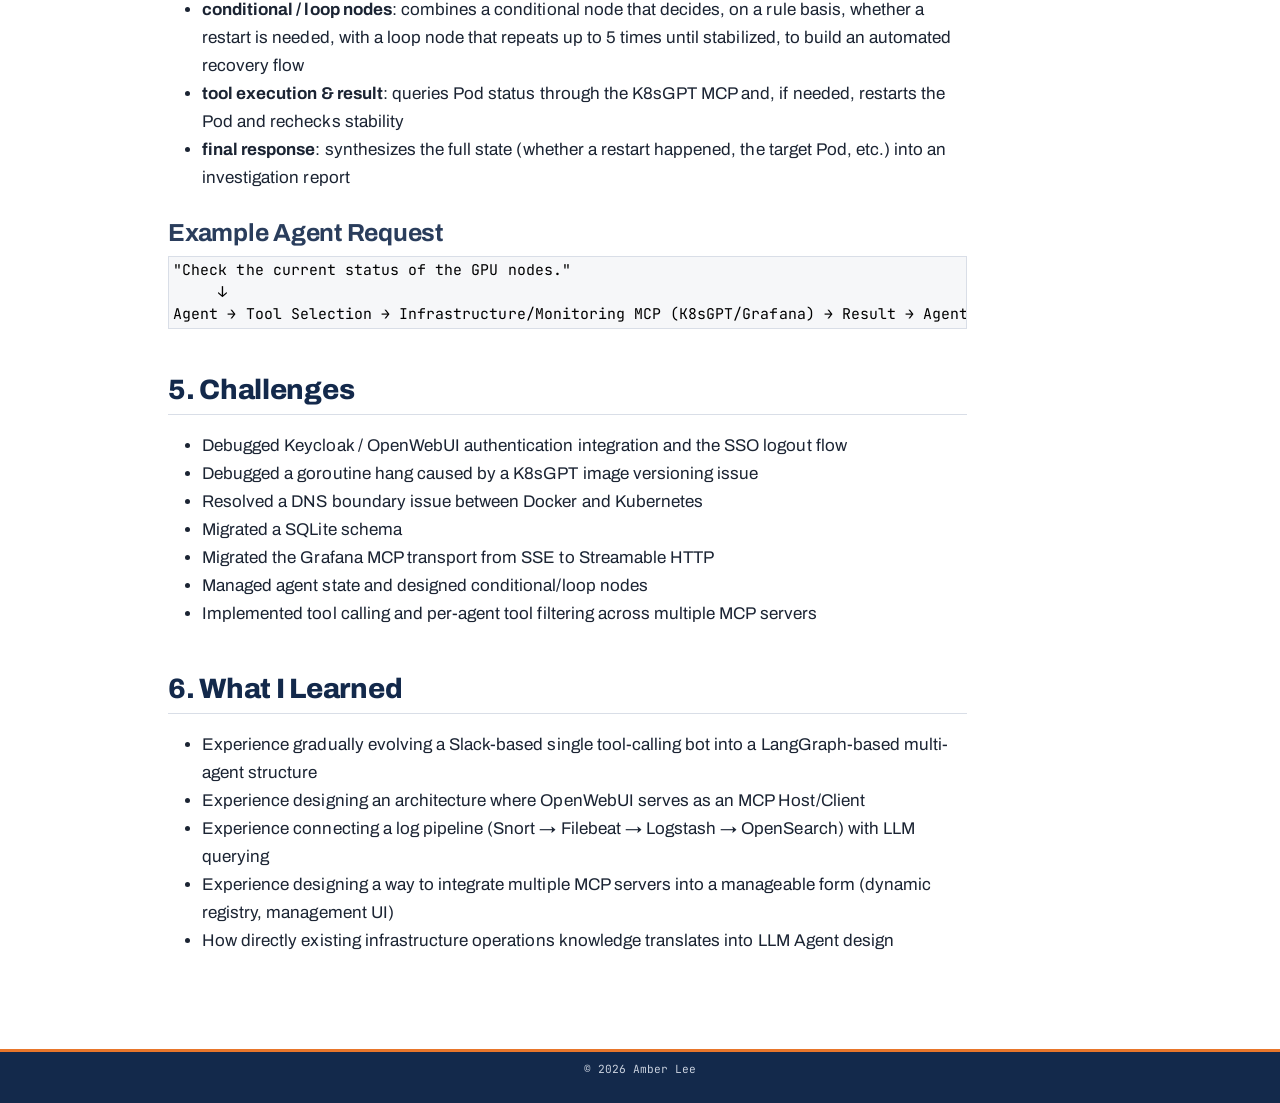
<file: projects/aiops.html>
<!DOCTYPE html>
<html xmlns="http://www.w3.org/1999/xhtml" lang="en" xml:lang="en"><head>

<meta charset="utf-8">
<meta name="generator" content="quarto-1.10.18">

<meta name="viewport" content="width=device-width, initial-scale=1.0, user-scalable=yes">


<title>AIOps Platform – Ahreum (Amber) Lee</title>
<style>
/* Default styles provided by pandoc.
** See https://pandoc.org/MANUAL.html#variables-for-html for config info.
*/
span.smallcaps{font-variant: small-caps;}
div.columns{display: flex; gap: 1.5em;}
div.column{flex: auto;}
@media screen {
div.columns{gap: min(4vw, 1.5em);}
div.column{overflow-x: auto;}
}
div.hanging-indent{margin-left: 1.5em; text-indent: -1.5em;}
ul.task-list{list-style: none;}
ul.task-list li input[type="checkbox"] {
  width: 0.8em;
  margin: 0 0.8em 0.2em -1em; /* quarto-specific, see https://github.com/quarto-dev/quarto-cli/issues/4556 */ 
  vertical-align: middle;
}
</style>


<script src="../site_libs/quarto-nav/quarto-nav.js"></script>
<script src="../site_libs/quarto-nav/headroom.min.js"></script>
<script src="../site_libs/clipboard/clipboard.min.js"></script>
<script src="../site_libs/quarto-search/autocomplete.umd.js"></script>
<script src="../site_libs/quarto-search/fuse.min.js"></script>
<script src="../site_libs/quarto-search/quarto-search.js"></script>
<meta name="quarto:offset" content="../">
<script src="../site_libs/quarto-html/quarto.js" type="module"></script>
<script src="../site_libs/quarto-html/tabsets/tabsets.js" type="module"></script>
<script src="../site_libs/quarto-html/popper.min.js"></script>
<script src="../site_libs/quarto-html/tippy.umd.min.js"></script>
<script src="../site_libs/quarto-html/anchor.min.js"></script>
<link href="../site_libs/quarto-html/tippy.css" rel="stylesheet">
<link href="../site_libs/quarto-html/quarto-syntax-highlighting-e1d31a4f7a251bade64c834abd567611.css" rel="stylesheet" id="quarto-text-highlighting-styles">
<script src="../site_libs/bootstrap/bootstrap.min.js"></script>
<link href="../site_libs/bootstrap/bootstrap-icons.css" rel="stylesheet">
<link href="../site_libs/bootstrap/bootstrap-f9d0feaedb2705bbf7774ef7e4e0ae28.min.css" rel="stylesheet" append-hash="true" id="quarto-bootstrap" data-mode="light">
<script id="quarto-search-options" type="application/json">{
  "location": "navbar",
  "copy-button": false,
  "collapse-after": 3,
  "panel-placement": "end",
  "type": "overlay",
  "limit": 50,
  "keyboard-shortcut": [
    "f",
    "/",
    "s"
  ],
  "show-item-context": false,
  "language": {
    "search-no-results-text": "No results",
    "search-matching-documents-text": "matching documents",
    "search-copy-link-title": "Copy link to search",
    "search-hide-matches-text": "Hide additional matches",
    "search-more-match-text": "more match in this document",
    "search-more-matches-text": "more matches in this document",
    "search-clear-button-title": "Clear",
    "search-text-placeholder": "",
    "search-detached-cancel-button-title": "Cancel",
    "search-submit-button-title": "Submit",
    "search-label": "Search"
  }
}</script>
<meta name="mermaid-theme" content="neutral">
<script src="../site_libs/quarto-diagram/mermaid.min.js"></script>
<script src="../site_libs/quarto-diagram/mermaid-init.js"></script>
<link href="../site_libs/quarto-diagram/mermaid.css" rel="stylesheet">


<link rel="stylesheet" href="../styles.css">
</head>

<body class="nav-fixed quarto-light">

<div id="quarto-search-results"></div>
  <header id="quarto-header" class="headroom fixed-top">
    <nav class="navbar navbar-expand-lg " data-bs-theme="dark">
      <div class="navbar-container container-fluid">
      <div class="navbar-brand-container mx-auto">
    <a class="navbar-brand" href="../index.html">
    <span class="navbar-title">Ahreum (Amber) Lee</span>
    </a>
  </div>
            <div id="quarto-search" class="" title="Search"></div>
          <button class="navbar-toggler" type="button" data-bs-toggle="collapse" data-bs-target="#navbarCollapse" aria-controls="navbarCollapse" role="menu" aria-expanded="false" aria-label="Toggle navigation" onclick="if (window.quartoToggleHeadroom) { window.quartoToggleHeadroom(); }">
  <span class="navbar-toggler-icon"></span>
</button>
          <div class="collapse navbar-collapse" id="navbarCollapse">
            <ul class="navbar-nav navbar-nav-scroll me-auto">
  <li class="nav-item">
    <a class="nav-link" href="../index.html"> 
<span class="menu-text">Home</span></a>
  </li>  
  <li class="nav-item">
    <a class="nav-link" href="../about.html"> 
<span class="menu-text">About</span></a>
  </li>  
  <li class="nav-item dropdown ">
    <a class="nav-link dropdown-toggle" href="#" id="nav-menu-projects" role="link" data-bs-toggle="dropdown" aria-expanded="false">
 <span class="menu-text">Projects</span>
    </a>
    <ul class="dropdown-menu" aria-labelledby="nav-menu-projects">    
        <li>
    <a class="dropdown-item" href="../projects/ai-competition.html">
 <span class="dropdown-text">AI Competition Platform</span></a>
  </li>  
        <li>
    <a class="dropdown-item" href="../projects/metaops.html">
 <span class="dropdown-text">MetaOps Cloud Console</span></a>
  </li>  
        <li>
    <a class="dropdown-item" href="../projects/aiops.html">
 <span class="dropdown-text">AIOps Platform</span></a>
  </li>  
        <li><hr class="dropdown-divider"></li>
        <li class="dropdown-header">Earlier Work</li>
        <li>
    <a class="dropdown-item" href="../projects/tag-a-trip.html">
 <span class="dropdown-text">Tag A Trip (Capstone)</span></a>
  </li>  
        <li>
    <a class="dropdown-item" href="../projects/bootcamp.html">
 <span class="dropdown-text">Data Science Bootcamp</span></a>
  </li>  
    </ul>
  </li>
</ul>
            <ul class="navbar-nav navbar-nav-scroll ms-auto">
  <li class="nav-item compact">
    <a class="nav-link" href="https://github.com/ahreumlee-dev"> <i class="bi bi-github" role="img" aria-label="GitHub">
</i> 
<span class="menu-text"></span></a>
  </li>  
  <li class="nav-item compact">
    <a class="nav-link" href="https://www.linkedin.com/in/ahreum-lee-012a58249"> <i class="bi bi-linkedin" role="img" aria-label="LinkedIn">
</i> 
<span class="menu-text"></span></a>
  </li>  
</ul>
          </div> <!-- /navcollapse -->
            <div class="quarto-navbar-tools">
</div>
      </div> <!-- /container-fluid -->
    </nav>
</header>
<!-- content -->
<div id="quarto-content" class="quarto-container page-columns page-rows-contents page-layout-article page-navbar">
<!-- sidebar -->
<!-- margin-sidebar -->
    <div id="quarto-margin-sidebar" class="sidebar margin-sidebar">
        <nav id="TOC" role="doc-toc" class="toc-active">
    <h2 id="toc-title">On this page</h2>
   
  <ul>
  <li><a href="#overview" id="toc-overview" class="nav-link active" data-scroll-target="#overview">1. Overview</a></li>
  <li><a href="#stage-1-slack-integrated-k8s-llm-bot" id="toc-stage-1-slack-integrated-k8s-llm-bot" class="nav-link" data-scroll-target="#stage-1-slack-integrated-k8s-llm-bot">2. Stage 1 — Slack-integrated K8s LLM Bot</a></li>
  <li><a href="#stage-2-security-vulnerability-rag-openwebui-integration" id="toc-stage-2-security-vulnerability-rag-openwebui-integration" class="nav-link" data-scroll-target="#stage-2-security-vulnerability-rag-openwebui-integration">3. Stage 2 — Security-Vulnerability RAG + OpenWebUI Integration</a>
  <ul class="collapse">
  <li><a href="#flow" id="toc-flow" class="nav-link" data-scroll-target="#flow">Flow</a></li>
  </ul></li>
  <li><a href="#stage-3-langgraph-based-multi-agent-aiops-platform-current" id="toc-stage-3-langgraph-based-multi-agent-aiops-platform-current" class="nav-link" data-scroll-target="#stage-3-langgraph-based-multi-agent-aiops-platform-current">4. Stage 3 — LangGraph-based Multi-agent AIOps Platform (current)</a>
  <ul class="collapse">
  <li><a href="#overall-architecture" id="toc-overall-architecture" class="nav-link" data-scroll-target="#overall-architecture">Overall Architecture</a></li>
  <li><a href="#keycloak-integration" id="toc-keycloak-integration" class="nav-link" data-scroll-target="#keycloak-integration">Keycloak Integration</a></li>
  <li><a href="#openwebui-integration" id="toc-openwebui-integration" class="nav-link" data-scroll-target="#openwebui-integration">OpenWebUI Integration</a></li>
  <li><a href="#single-agent-flow" id="toc-single-agent-flow" class="nav-link" data-scroll-target="#single-agent-flow">Single Agent Flow</a></li>
  <li><a href="#example-agent-request" id="toc-example-agent-request" class="nav-link" data-scroll-target="#example-agent-request">Example Agent Request</a></li>
  </ul></li>
  <li><a href="#challenges" id="toc-challenges" class="nav-link" data-scroll-target="#challenges">5. Challenges</a></li>
  <li><a href="#what-i-learned" id="toc-what-i-learned" class="nav-link" data-scroll-target="#what-i-learned">6. What I Learned</a></li>
  </ul>
</nav>
    </div>
<!-- main -->
<main class="content" id="quarto-document-content">

<header id="title-block-header" class="quarto-title-block default">
<div class="quarto-title">
<h1 class="title">AIOps Platform</h1>
<p class="subtitle lead">AIOps System Connecting an LLM Agent to Existing Infrastructure Platforms</p>
</div>



<div class="quarto-title-meta">

    
  
    
  </div>
  


</header>


<div class="project-meta">
<table class="caption-top table">
<colgroup>
<col style="width: 50%">
<col style="width: 50%">
</colgroup>
<tbody>
<tr class="odd">
<td><strong>Role</strong></td>
<td>Platform / Infrastructure Engineer</td>
</tr>
<tr class="even">
<td><strong>Domain</strong></td>
<td>LLM Agent-based AIOps</td>
</tr>
<tr class="odd">
<td><strong>Period</strong></td>
<td>2024 – 2026 (ongoing)</td>
</tr>
<tr class="even">
<td><strong>Stack</strong></td>
<td>LangGraph · OpenWebUI · MCP (K8sGPT · Grafana · OpenSearch) · Keycloak · FastAPI · Slack · Snort · Logstash</td>
</tr>
</tbody>
</table>
</div>
<section id="overview" class="level2">
<h2 class="anchored" data-anchor-id="overview">1. Overview</h2>
<p>An AIOps system that connects infrastructure operations experience with an LLM-based interface, letting operators query infrastructure state and get support for operational tasks in natural language. This wasn’t a one-off project — it <strong>evolved across three stages</strong>.</p>
<pre class="text"><code>Slack-based single tool-calling bot (2024)
        ↓
RAG + OpenWebUI integration for security event analysis (2025)
        ↓
LangGraph-based multi-agent + multi-MCP-server integration (2026)</code></pre>
<div class="callout callout-style-default callout-note callout-titled">
<div class="callout-header d-flex align-content-center">
<div class="callout-icon-container">
<i class="callout-icon"></i>
</div>
<div class="callout-title-container flex-fill">
<span class="screen-reader-only">Note</span>My Role
</div>
</div>
<div class="callout-body-container callout-body">
<ul>
<li>Developed and built a Slack-integrated K8s LLM bot (Azure Marketplace, 2024.03–2025.05)</li>
<li>Integrated an in-house security-vulnerability RAG with OpenWebUI and deployed it alongside a Snort/Logstash-based log pipeline (2025.05–2025.10)</li>
<li>Designed and implemented a LangGraph-based multi-agent architecture, integrated MCP servers (K8sGPT, Grafana, OpenSearch), built an MCP server management UI, developed a SQLite-based dynamic MCP registry, and applied OpenTelemetry/Jaeger tracing (2025– )</li>
<li>Debugged and resolved infrastructure issues that came up at each stage</li>
</ul>
</div>
</div>
</section>
<section id="stage-1-slack-integrated-k8s-llm-bot" class="level2">
<h2 class="anchored" data-anchor-id="stage-1-slack-integrated-k8s-llm-bot">2. Stage 1 — Slack-integrated K8s LLM Bot</h2>
<p>Built a conversational bot that, when mentioned in Slack, calls the K8sGPT tool to analyze Pod status and answer in natural language.</p>
<p><strong>Example — diagnosing CrashLoopBackOff</strong></p>
<pre class="text"><code>User (Slack): @k8srca A specific Pod is in CrashLoopBackOff. Explain what's going on.
     ↓
Bot: Calls the K8sGPT tool to look up Pod status (waiting reason, lastState, restartCount, etc.)
     ↓
Bot: Answers with a root-cause diagnosis based on what CrashLoopBackOff means and the container's restart history</code></pre>
<p><strong>Example — diagnosing ContainerCreating</strong></p>
<pre class="text"><code>User (Slack): A specific Pod is stuck in ContainerCreating — which node is it on, and why?
     ↓
Bot: Looks up which node the Pod is scheduled on, image pull status, and PersistentVolumeClaim binding
     ↓
Bot: Lists possible causes (image pulling, volume mounting, init container delays) and
     suggests next diagnostic steps such as running kubectl describe pod</code></pre>
<div id="fig-slack-bot" class="quarto-float quarto-figure quarto-figure-center anchored">
<figure class="quarto-float quarto-float-fig figure">
<div aria-describedby="fig-slack-bot-caption-0ceaefa1-69ba-4598-a22c-09a6ac19f8ca">
<img src="../images/aiops/slack-crashloopbackoff.png" class="img-fluid figure-img">
</div>
<figcaption class="quarto-float-caption-bottom quarto-float-caption quarto-float-fig" id="fig-slack-bot-caption-0ceaefa1-69ba-4598-a22c-09a6ac19f8ca">
Figure&nbsp;1: Example of the Slack bot (k8srca) diagnosing a CrashLoopBackOff Pod via the K8sGPT tool
</figcaption>
</figure>
</div>
</section>
<section id="stage-2-security-vulnerability-rag-openwebui-integration" class="level2">
<h2 class="anchored" data-anchor-id="stage-2-security-vulnerability-rag-openwebui-integration">3. Stage 2 — Security-Vulnerability RAG + OpenWebUI Integration</h2>
<p>Extended the existing K8s-focused bot with a pipeline that lets security events detected in network traffic be queried and analyzed in natural language.</p>
<div id="fig-security-rag-arch" class="quarto-float quarto-figure quarto-figure-center anchored">
<figure class="quarto-float quarto-float-fig figure">
<div aria-describedby="fig-security-rag-arch-caption-0ceaefa1-69ba-4598-a22c-09a6ac19f8ca">
<img src="../images/aiops/security-rag-architecture.png" class="img-fluid figure-img">
</div>
<figcaption class="quarto-float-caption-bottom quarto-float-caption quarto-float-fig" id="fig-security-rag-arch-caption-0ceaefa1-69ba-4598-a22c-09a6ac19f8ca">
Figure&nbsp;2: The security event analysis pipeline, from Snort-based traffic detection through to natural-language queries in OpenWebUI
</figcaption>
</figure>
</div>
<section id="flow" class="level3">
<h3 class="anchored" data-anchor-id="flow">Flow</h3>
<ol type="1">
<li><strong>Traffic monitoring and log generation</strong> — Snort captures packets on the network interface and writes text logs to <code>alert_fast.txt</code></li>
<li><strong>Data transport and refinement</strong> — Filebeat watches the log file and forwards it to Logstash, which uses a Grok filter to parse unstructured data (IP/Port/SID, etc.) into structured JSON and stores it in OpenSearch</li>
<li><strong>LLM analysis and decision-making</strong> — When a user submits a natural-language query in OpenWebUI, the LLM converts it into an OpenSearch query tool call, executes it, and presents the returned results as a natural-language report</li>
</ol>
<p>At this stage I put into practice the interaction pattern where OpenWebUI’s LLM converts a natural-language query into a structured tool call and then explains the result back to the user — which became the foundation for the next stage’s LangGraph-based multi-agent structure.</p>
</section>
</section>
<section id="stage-3-langgraph-based-multi-agent-aiops-platform-current" class="level2">
<h2 class="anchored" data-anchor-id="stage-3-langgraph-based-multi-agent-aiops-platform-current">4. Stage 3 — LangGraph-based Multi-agent AIOps Platform (current)</h2>
<p>Extended the original single-bot structure into a LangGraph-based multi-agent architecture and integrated multiple MCP servers (K8sGPT, Grafana, OpenSearch).</p>
<section id="overall-architecture" class="level3">
<h3 class="anchored" data-anchor-id="overall-architecture">Overall Architecture</h3>
<div class="cell" data-layout-align="center">
<div class="cell-output-display">
<div>
<p></p><figure class="figure"><p></p>
<div>
<pre class="mermaid mermaid-js">flowchart TD
    U[User] --&gt; OW[OpenWebUI]
    OW --&gt; AUTH[Authentication]
    AUTH --&gt; KC[Keycloak]
    OW --&gt; BE[AIOps Backend]
    BE --&gt; AG[LangGraph Agent]
    AG --&gt; MCP1[MCP: K8sGPT]
    AG --&gt; MCP2[MCP: Grafana]
    AG --&gt; MCP3[MCP: OpenSearch]
</pre>
</div>
<p></p></figure><p></p>
</div>
</div>
</div>
</section>
<section id="keycloak-integration" class="level3">
<h3 class="anchored" data-anchor-id="keycloak-integration">Keycloak Integration</h3>
<ul>
<li>User authentication via OpenWebUI’s integration with Keycloak</li>
<li>Debugged backend authentication and the SSO logout flow</li>
</ul>
</section>
<section id="openwebui-integration" class="level3">
<h3 class="anchored" data-anchor-id="openwebui-integration">OpenWebUI Integration</h3>
<p>In this architecture, OpenWebUI <strong>acts as both the MCP Host and the MCP Client at the same time</strong>.</p>
<pre class="text"><code>User → OpenWebUI (MCP Host/Client) → Authentication → AIOps Backend → Agent → MCP Server (Tool) → Response</code></pre>
<ul>
<li>Built a UI inside OpenWebUI for registering/managing MCP servers (K8sGPT, Grafana, OpenSearch)</li>
<li>Designed two MCP integration patterns, Mode A and Mode B</li>
<li>Implemented a SQLite-based dynamic MCP server registry with a FastAPI CRUD API</li>
</ul>
</section>
<section id="single-agent-flow" class="level3">
<h3 class="anchored" data-anchor-id="single-agent-flow">Single Agent Flow</h3>
<p>The structure of the actual LangGraph Agent graph I implemented is shown below (rooted at <code>aiops-agent</code>).</p>
<div id="fig-agent-canvas" class="quarto-float quarto-figure quarto-figure-center anchored">
<figure class="quarto-float quarto-float-fig figure">
<div aria-describedby="fig-agent-canvas-caption-0ceaefa1-69ba-4598-a22c-09a6ac19f8ca">
<img src="../images/aiops/agent-canvas.png" class="img-fluid figure-img">
</div>
<figcaption class="quarto-float-caption-bottom quarto-float-caption quarto-float-fig" id="fig-agent-canvas-caption-0ceaefa1-69ba-4598-a22c-09a6ac19f8ca">
Figure&nbsp;3: The <code>aiops-agent</code> graph as seen in OpenWebUI’s Agent workflow builder — the full flow from root through diagnosis, restart, stability recheck, and report generation (internal IPs in the left-hand chat list are masked)
</figcaption>
</figure>
</div>
<p>The diagram below illustrates the same graph.</p>
<div class="cell" data-layout-align="center">
<div class="cell-output-display">
<div>
<p></p><figure class="figure"><p></p>
<div>
<pre class="mermaid mermaid-js">flowchart TD
    ROOT["aiops-agent (root)&lt;br/&gt;tools: k8sgpt, grafana"] --&gt; STATE["k8s-state&lt;br/&gt;Diagnoses CrashLoopBackOff status via K8sGPT&lt;br/&gt;tools: grafana"]
    STATE --&gt; RESTART["restart (conditional)&lt;br/&gt;rule-based branching"]
    RESTART --&gt;|needs_restart = true| DO["do_restart&lt;br/&gt;restarts the target Pod&lt;br/&gt;tools: k8sgpt"]
    RESTART --&gt;|default| REPORT
    DO --&gt; RECHECK["recheck_stability (loop, max×5)&lt;br/&gt;while stabilized"]
    RECHECK --&gt;|repeat| STATE
    RECHECK --&gt;|exit| REPORT["generate_report&lt;br/&gt;synthesizes the full state&lt;br/&gt;tools: grafana"]
</pre>
</div>
<p></p></figure><p></p>
</div>
</div>
</div>
<ul>
<li><strong>agent state</strong>: manages state fields shared across nodes, such as <code>needs_restart</code> and <code>pod_name</code></li>
<li><strong>tool selection</strong>: applies per-agent tool filtering, exposing only the MCP tools (k8sgpt, grafana) each node needs</li>
<li><strong>conditional / loop nodes</strong>: combines a conditional node that decides, on a rule basis, whether a restart is needed, with a loop node that repeats up to 5 times until stabilized, to build an automated recovery flow</li>
<li><strong>tool execution &amp; result</strong>: queries Pod status through the K8sGPT MCP and, if needed, restarts the Pod and rechecks stability</li>
<li><strong>final response</strong>: synthesizes the full state (whether a restart happened, the target Pod, etc.) into an investigation report</li>
</ul>
</section>
<section id="example-agent-request" class="level3">
<h3 class="anchored" data-anchor-id="example-agent-request">Example Agent Request</h3>
<pre class="text"><code>"Check the current status of the GPU nodes."
     ↓
Agent → Tool Selection → Infrastructure/Monitoring MCP (K8sGPT/Grafana) → Result → Agent Analysis → User Response</code></pre>
</section>
</section>
<section id="challenges" class="level2">
<h2 class="anchored" data-anchor-id="challenges">5. Challenges</h2>
<ul>
<li>Debugged Keycloak / OpenWebUI authentication integration and the SSO logout flow</li>
<li>Debugged a goroutine hang caused by a K8sGPT image versioning issue</li>
<li>Resolved a DNS boundary issue between Docker and Kubernetes</li>
<li>Migrated a SQLite schema</li>
<li>Migrated the Grafana MCP transport from SSE to Streamable HTTP</li>
<li>Managed agent state and designed conditional/loop nodes</li>
<li>Implemented tool calling and per-agent tool filtering across multiple MCP servers</li>
</ul>
</section>
<section id="what-i-learned" class="level2">
<h2 class="anchored" data-anchor-id="what-i-learned">6. What I Learned</h2>
<ul>
<li>Experience gradually evolving a Slack-based single tool-calling bot into a LangGraph-based multi-agent structure</li>
<li>Experience designing an architecture where OpenWebUI serves as an MCP Host/Client</li>
<li>Experience connecting a log pipeline (Snort → Filebeat → Logstash → OpenSearch) with LLM querying</li>
<li>Experience designing a way to integrate multiple MCP servers into a manageable form (dynamic registry, management UI)</li>
<li>How directly existing infrastructure operations knowledge translates into LLM Agent design</li>
</ul>


</section>

</main> <!-- /main -->
<script id="quarto-html-after-body" type="application/javascript">
  window.document.addEventListener("DOMContentLoaded", function (event) {
    const icon = "";
    const anchorJS = new window.AnchorJS();
    anchorJS.options = {
      placement: 'right',
      icon: icon
    };
    anchorJS.add('.anchored');
    const isCodeAnnotation = (el) => {
      for (const clz of el.classList) {
        if (clz.startsWith('code-annotation-')) {                     
          return true;
        }
      }
      return false;
    }
    const onCopySuccess = function(e) {
      // button target
      const button = e.trigger;
      // don't keep focus
      button.blur();
      // flash "checked"
      button.classList.add('code-copy-button-checked');
      var currentTitle = button.getAttribute("title");
      button.setAttribute("title", "Copied!");
      let tooltip;
      if (window.bootstrap) {
        button.setAttribute("data-bs-toggle", "tooltip");
        button.setAttribute("data-bs-placement", "left");
        button.setAttribute("data-bs-title", "Copied!");
        tooltip = new bootstrap.Tooltip(button, 
          { trigger: "manual", 
            customClass: "code-copy-button-tooltip",
            offset: [0, -8]});
        tooltip.show();    
      }
      setTimeout(function() {
        if (tooltip) {
          tooltip.hide();
          button.removeAttribute("data-bs-title");
          button.removeAttribute("data-bs-toggle");
          button.removeAttribute("data-bs-placement");
        }
        button.setAttribute("title", currentTitle);
        button.classList.remove('code-copy-button-checked');
      }, 1000);
      // clear code selection
      e.clearSelection();
    }
    const getTextToCopy = function(trigger) {
      const outerScaffold = trigger.parentElement.cloneNode(true);
      const codeEl = outerScaffold.querySelector('code');
      for (const childEl of codeEl.children) {
        if (isCodeAnnotation(childEl)) {
          childEl.remove();
        }
      }
      return codeEl.innerText;
    }
    const clipboard = new window.ClipboardJS('.code-copy-button:not([data-in-quarto-modal])', {
      text: getTextToCopy
    });
    clipboard.on('success', onCopySuccess);
    if (window.document.getElementById('quarto-embedded-source-code-modal')) {
      const clipboardModal = new window.ClipboardJS('.code-copy-button[data-in-quarto-modal]', {
        text: getTextToCopy,
        container: window.document.getElementById('quarto-embedded-source-code-modal')
      });
      clipboardModal.on('success', onCopySuccess);
    }
      var localhostRegex = new RegExp(/^(?:http|https):\/\/localhost\:?[0-9]*\//);
      var mailtoRegex = new RegExp(/^mailto:/);
        var filterRegex = new RegExp("https:\/\/ahreumlee-dev\.github\.io\/ar-dev-docs\/");
      var isInternal = (href) => {
          return filterRegex.test(href) || localhostRegex.test(href) || mailtoRegex.test(href);
      }
      // Inspect non-navigation links and adorn them if external
     var links = window.document.querySelectorAll('a[href]:not(.nav-link):not(.navbar-brand):not(.toc-action):not(.sidebar-link):not(.sidebar-item-toggle):not(.pagination-link):not(.no-external):not([aria-hidden]):not(.dropdown-item):not(.quarto-navigation-tool):not(.about-link)');
      for (var i=0; i<links.length; i++) {
        const link = links[i];
        if (!isInternal(link.href)) {
          // undo the damage that might have been done by quarto-nav.js in the case of
          // links that we want to consider external
          if (link.dataset.originalHref !== undefined) {
            link.href = link.dataset.originalHref;
          }
        }
      }
    function tippyHover(el, contentFn, onTriggerFn, onUntriggerFn) {
      const config = {
        allowHTML: true,
        maxWidth: 500,
        delay: 100,
        arrow: false,
        appendTo: function(el) {
            return el.parentElement;
        },
        interactive: true,
        interactiveBorder: 10,
        theme: 'quarto',
        placement: 'bottom-start',
      };
      if (contentFn) {
        config.content = contentFn;
      }
      if (onTriggerFn) {
        config.onTrigger = onTriggerFn;
      }
      if (onUntriggerFn) {
        config.onUntrigger = onUntriggerFn;
      }
      window.tippy(el, config); 
    }
    const noterefs = window.document.querySelectorAll('a[role="doc-noteref"]');
    for (var i=0; i<noterefs.length; i++) {
      const ref = noterefs[i];
      tippyHover(ref, function() {
        // use id or data attribute instead here
        let href = ref.getAttribute('data-footnote-href') || ref.getAttribute('href');
        try { href = new URL(href).hash; } catch {}
        const id = href.replace(/^#\/?/, "");
        const note = window.document.getElementById(id);
        if (note) {
          return note.innerHTML;
        } else {
          return "";
        }
      });
    }
    const xrefs = window.document.querySelectorAll('a.quarto-xref');
    const processXRef = (id, note) => {
      // Strip column container classes
      const stripColumnClz = (el) => {
        el.classList.remove("page-full", "page-columns");
        if (el.children) {
          for (const child of el.children) {
            stripColumnClz(child);
          }
        }
      }
      stripColumnClz(note)
      if (id === null || id.startsWith('sec-')) {
        // Special case sections, only their first couple elements
        const container = document.createElement("div");
        if (note.children && note.children.length > 2) {
          container.appendChild(note.children[0].cloneNode(true));
          for (let i = 1; i < note.children.length; i++) {
            const child = note.children[i];
            if (child.tagName === "P" && child.innerText === "") {
              continue;
            } else {
              container.appendChild(child.cloneNode(true));
              break;
            }
          }
          if (window.Quarto?.typesetMath) {
            window.Quarto.typesetMath(container);
          }
          return container.innerHTML
        } else {
          if (window.Quarto?.typesetMath) {
            window.Quarto.typesetMath(note);
          }
          return note.innerHTML;
        }
      } else {
        // Remove any anchor links if they are present
        const anchorLink = note.querySelector('a.anchorjs-link');
        if (anchorLink) {
          anchorLink.remove();
        }
        if (window.Quarto?.typesetMath) {
          window.Quarto.typesetMath(note);
        }
        if (note.classList.contains("callout")) {
          return note.outerHTML;
        } else {
          return note.innerHTML;
        }
      }
    }
    for (var i=0; i<xrefs.length; i++) {
      const xref = xrefs[i];
      tippyHover(xref, undefined, function(instance) {
        instance.disable();
        let url = xref.getAttribute('href');
        let hash = undefined; 
        if (url.startsWith('#')) {
          hash = url;
        } else {
          try { hash = new URL(url).hash; } catch {}
        }
        if (hash) {
          const id = hash.replace(/^#\/?/, "");
          const note = window.document.getElementById(id);
          if (note !== null) {
            try {
              const html = processXRef(id, note.cloneNode(true));
              instance.setContent(html);
            } finally {
              instance.enable();
              instance.show();
            }
          } else {
            // See if we can fetch this
            fetch(url.split('#')[0])
            .then(res => res.text())
            .then(html => {
              const parser = new DOMParser();
              const htmlDoc = parser.parseFromString(html, "text/html");
              const note = htmlDoc.getElementById(id);
              if (note !== null) {
                const html = processXRef(id, note);
                instance.setContent(html);
              } 
            }).finally(() => {
              instance.enable();
              instance.show();
            });
          }
        } else {
          // See if we can fetch a full url (with no hash to target)
          // This is a special case and we should probably do some content thinning / targeting
          fetch(url)
          .then(res => res.text())
          .then(html => {
            const parser = new DOMParser();
            const htmlDoc = parser.parseFromString(html, "text/html");
            const note = htmlDoc.querySelector('main.content');
            if (note !== null) {
              // This should only happen for chapter cross references
              // (since there is no id in the URL)
              // remove the first header
              if (note.children.length > 0 && note.children[0].tagName === "HEADER") {
                note.children[0].remove();
              }
              const html = processXRef(null, note);
              instance.setContent(html);
            } 
          }).finally(() => {
            instance.enable();
            instance.show();
          });
        }
      }, function(instance) {
      });
    }
        let selectedAnnoteEl;
        const selectorForAnnotation = ( cell, annotation) => {
          let cellAttr = 'data-code-cell="' + cell + '"';
          let lineAttr = 'data-code-annotation="' +  annotation + '"';
          const selector = 'span[' + cellAttr + '][' + lineAttr + ']';
          return selector;
        }
        const selectCodeLines = (annoteEl) => {
          const doc = window.document;
          const targetCell = annoteEl.getAttribute("data-target-cell");
          const targetAnnotation = annoteEl.getAttribute("data-target-annotation");
          const annoteSpan = window.document.querySelector(selectorForAnnotation(targetCell, targetAnnotation));
          const lines = annoteSpan.getAttribute("data-code-lines").split(",");
          const lineIds = lines.map((line) => {
            return targetCell + "-" + line;
          })
          let top = null;
          let height = null;
          let parent = null;
          if (lineIds.length > 0) {
              //compute the position of the single el (top and bottom and make a div)
              const el = window.document.getElementById(lineIds[0]);
              top = el.offsetTop;
              height = el.offsetHeight;
              parent = el.parentElement.parentElement;
            if (lineIds.length > 1) {
              const lastEl = window.document.getElementById(lineIds[lineIds.length - 1]);
              const bottom = lastEl.offsetTop + lastEl.offsetHeight;
              height = bottom - top;
            }
            if (top !== null && height !== null && parent !== null) {
              // cook up a div (if necessary) and position it 
              let div = window.document.getElementById("code-annotation-line-highlight");
              if (div === null) {
                div = window.document.createElement("div");
                div.setAttribute("id", "code-annotation-line-highlight");
                div.style.position = 'absolute';
                parent.appendChild(div);
              }
              div.style.top = top - 2 + "px";
              div.style.height = height + 4 + "px";
              div.style.left = 0;
              let gutterDiv = window.document.getElementById("code-annotation-line-highlight-gutter");
              if (gutterDiv === null) {
                gutterDiv = window.document.createElement("div");
                gutterDiv.setAttribute("id", "code-annotation-line-highlight-gutter");
                gutterDiv.style.position = 'absolute';
                const codeCell = window.document.getElementById(targetCell);
                const gutter = codeCell.querySelector('.code-annotation-gutter');
                gutter.appendChild(gutterDiv);
              }
              gutterDiv.style.top = top - 2 + "px";
              gutterDiv.style.height = height + 4 + "px";
            }
            selectedAnnoteEl = annoteEl;
          }
        };
        const unselectCodeLines = () => {
          const elementsIds = ["code-annotation-line-highlight", "code-annotation-line-highlight-gutter"];
          elementsIds.forEach((elId) => {
            const div = window.document.getElementById(elId);
            if (div) {
              div.remove();
            }
          });
          selectedAnnoteEl = undefined;
        };
          // Handle positioning of the toggle
      window.addEventListener(
        "resize",
        throttle(() => {
          elRect = undefined;
          if (selectedAnnoteEl) {
            selectCodeLines(selectedAnnoteEl);
          }
        }, 10)
      );
      function throttle(fn, ms) {
      let throttle = false;
      let timer;
        return (...args) => {
          if(!throttle) { // first call gets through
              fn.apply(this, args);
              throttle = true;
          } else { // all the others get throttled
              if(timer) clearTimeout(timer); // cancel #2
              timer = setTimeout(() => {
                fn.apply(this, args);
                timer = throttle = false;
              }, ms);
          }
        };
      }
        // Attach click handler to the DT
        const annoteDls = window.document.querySelectorAll('dt[data-target-cell]');
        for (const annoteDlNode of annoteDls) {
          annoteDlNode.addEventListener('click', (event) => {
            const clickedEl = event.target;
            if (clickedEl !== selectedAnnoteEl) {
              unselectCodeLines();
              const activeEl = window.document.querySelector('dt[data-target-cell].code-annotation-active');
              if (activeEl) {
                activeEl.classList.remove('code-annotation-active');
              }
              selectCodeLines(clickedEl);
              clickedEl.classList.add('code-annotation-active');
            } else {
              // Unselect the line
              unselectCodeLines();
              clickedEl.classList.remove('code-annotation-active');
            }
          });
        }
    const findCites = (el) => {
      const parentEl = el.parentElement;
      if (parentEl) {
        const cites = parentEl.dataset.cites;
        if (cites) {
          return {
            el,
            cites: cites.split(' ')
          };
        } else {
          return findCites(el.parentElement)
        }
      } else {
        return undefined;
      }
    };
    var bibliorefs = window.document.querySelectorAll('a[role="doc-biblioref"]');
    for (var i=0; i<bibliorefs.length; i++) {
      const ref = bibliorefs[i];
      const citeInfo = findCites(ref);
      if (citeInfo) {
        tippyHover(citeInfo.el, function() {
          var popup = window.document.createElement('div');
          citeInfo.cites.forEach(function(cite) {
            var citeDiv = window.document.createElement('div');
            citeDiv.classList.add('hanging-indent');
            citeDiv.classList.add('csl-entry');
            var biblioDiv = window.document.getElementById('ref-' + cite);
            if (biblioDiv) {
              citeDiv.innerHTML = biblioDiv.innerHTML;
            }
            popup.appendChild(citeDiv);
          });
          return popup.innerHTML;
        });
      }
    }
  });
  </script>
</div> <!-- /content -->
<footer class="footer">
  <div class="nav-footer">
    <div class="nav-footer-left">
      &nbsp;
    </div>   
    <div class="nav-footer-center">
<p>© 2026 Amber Lee</p>
</div>
    <div class="nav-footer-right">
      &nbsp;
    </div>
  </div>
</footer>




</body></html>
</file>
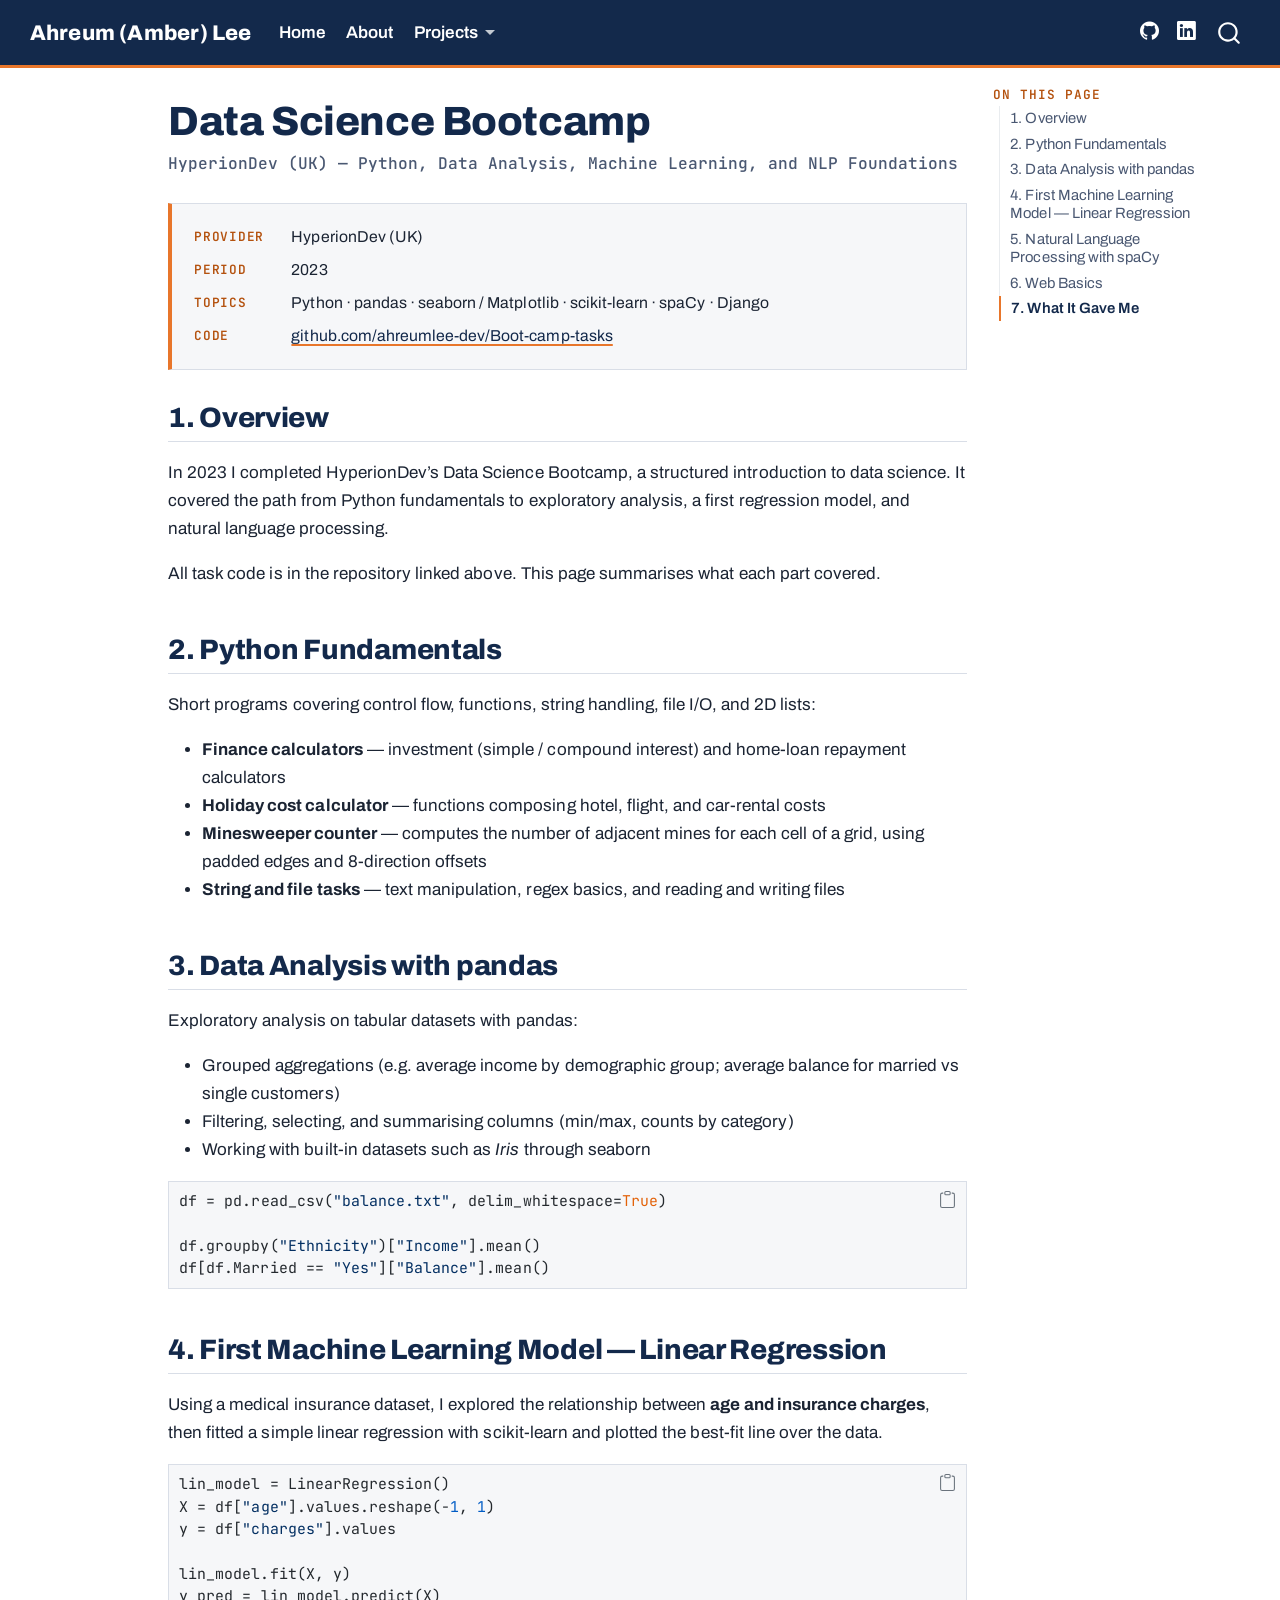
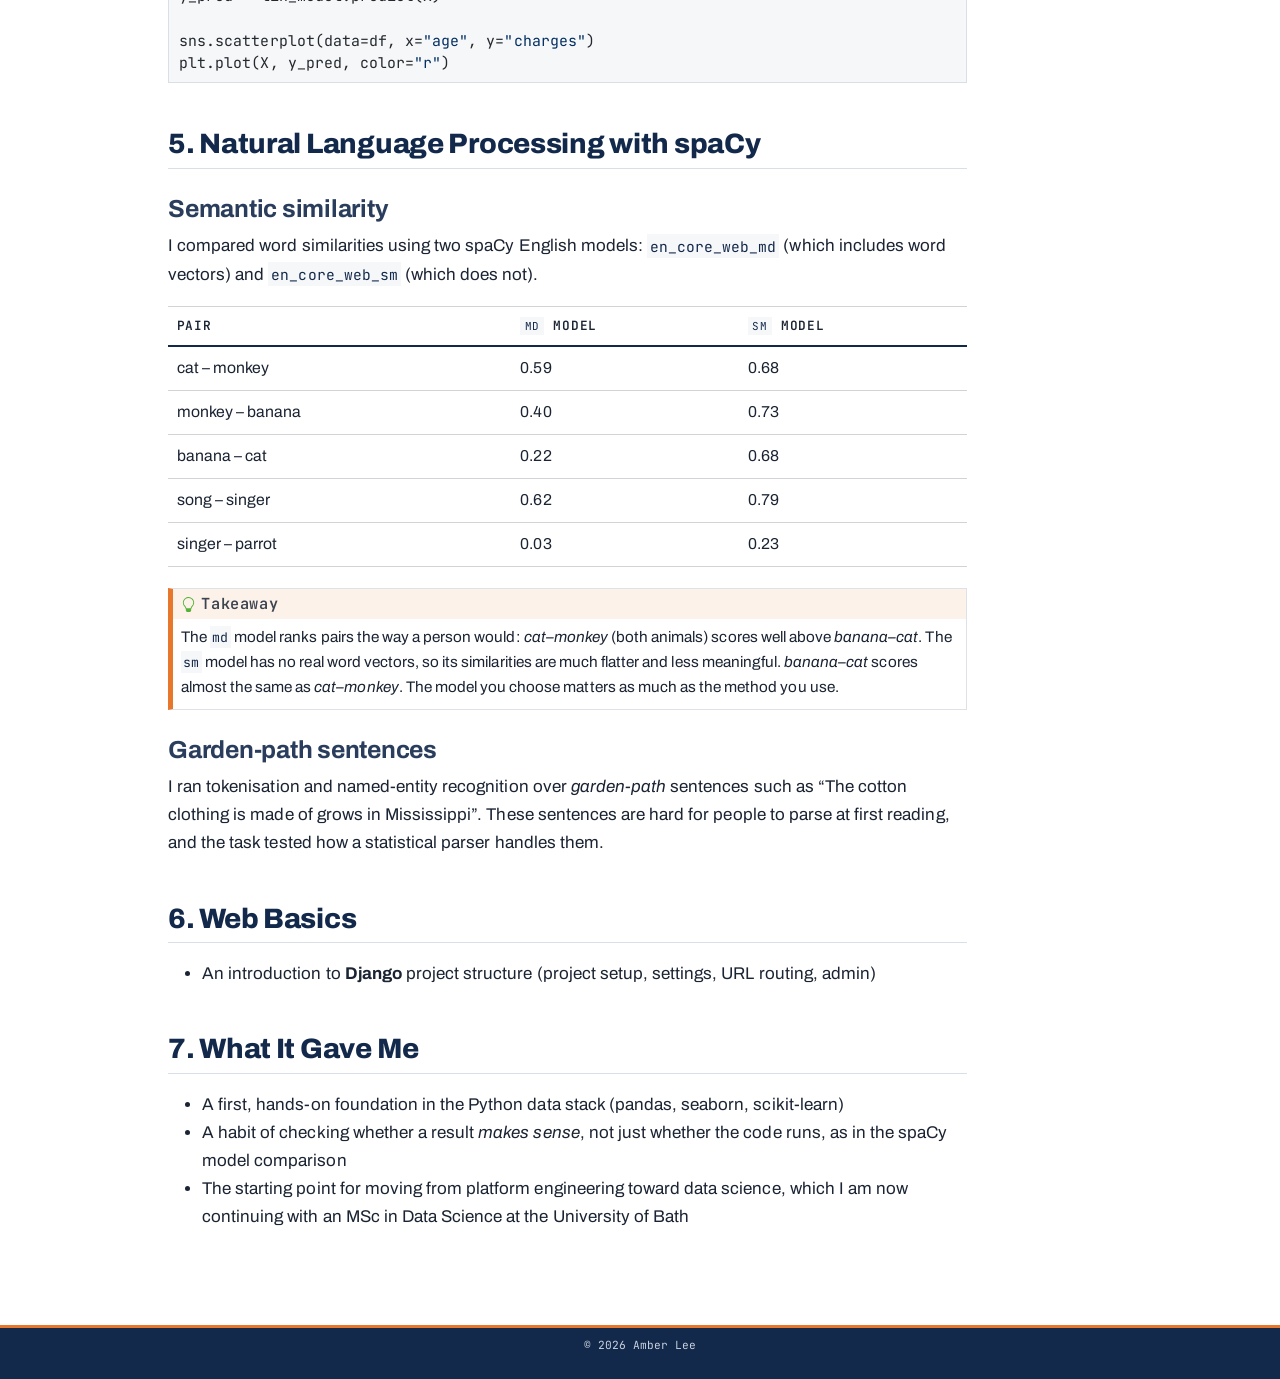
<file: projects/bootcamp.html>
<!DOCTYPE html>
<html xmlns="http://www.w3.org/1999/xhtml" lang="en" xml:lang="en"><head>

<meta charset="utf-8">
<meta name="generator" content="quarto-1.10.18">

<meta name="viewport" content="width=device-width, initial-scale=1.0, user-scalable=yes">


<title>Data Science Bootcamp – Ahreum (Amber) Lee</title>
<style>
/* Default styles provided by pandoc.
** See https://pandoc.org/MANUAL.html#variables-for-html for config info.
*/
span.smallcaps{font-variant: small-caps;}
div.columns{display: flex; gap: 1.5em;}
div.column{flex: auto;}
@media screen {
div.columns{gap: min(4vw, 1.5em);}
div.column{overflow-x: auto;}
}
div.hanging-indent{margin-left: 1.5em; text-indent: -1.5em;}
ul.task-list{list-style: none;}
ul.task-list li input[type="checkbox"] {
  width: 0.8em;
  margin: 0 0.8em 0.2em -1em; /* quarto-specific, see https://github.com/quarto-dev/quarto-cli/issues/4556 */ 
  vertical-align: middle;
}
/* CSS for syntax highlighting */
html { -webkit-text-size-adjust: 100%; }
pre > code.sourceCode { white-space: pre; position: relative; }
pre > code.sourceCode > span { display: inline-block; line-height: 1.25; }
pre > code.sourceCode > span:empty { height: 1.2em; }
.sourceCode { overflow: visible; }
code.sourceCode > span { color: inherit; text-decoration: inherit; }
div.sourceCode { margin: 1em 0; }
pre.sourceCode { margin: 0; }
@media screen {
div.sourceCode { overflow: auto; }
}
@media print {
pre > code.sourceCode { white-space: pre-wrap; }
pre > code.sourceCode > span { text-indent: -5em; padding-left: 5em; }
}
pre.numberSource code
  { counter-reset: source-line 0; }
pre.numberSource code > span
  { position: relative; left: -4em; counter-increment: source-line; }
pre.numberSource code > span > a:first-child::before
  { content: counter(source-line);
    position: relative; left: -1em; text-align: right; vertical-align: baseline;
    border: none; display: inline-block;
    -webkit-touch-callout: none; -webkit-user-select: none;
    -khtml-user-select: none; -moz-user-select: none;
    -ms-user-select: none; user-select: none;
    padding: 0 4px; width: 4em;
  }
pre.numberSource { margin-left: 3em;  padding-left: 4px; }
div.sourceCode
  {   }
@media screen {
pre > code.sourceCode > span > a:first-child::before { text-decoration: underline; }
}
</style>


<script src="../site_libs/quarto-nav/quarto-nav.js"></script>
<script src="../site_libs/quarto-nav/headroom.min.js"></script>
<script src="../site_libs/clipboard/clipboard.min.js"></script>
<script src="../site_libs/quarto-search/autocomplete.umd.js"></script>
<script src="../site_libs/quarto-search/fuse.min.js"></script>
<script src="../site_libs/quarto-search/quarto-search.js"></script>
<meta name="quarto:offset" content="../">
<script src="../site_libs/quarto-html/quarto.js" type="module"></script>
<script src="../site_libs/quarto-html/tabsets/tabsets.js" type="module"></script>
<script src="../site_libs/quarto-html/popper.min.js"></script>
<script src="../site_libs/quarto-html/tippy.umd.min.js"></script>
<script src="../site_libs/quarto-html/anchor.min.js"></script>
<link href="../site_libs/quarto-html/tippy.css" rel="stylesheet">
<link href="../site_libs/quarto-html/quarto-syntax-highlighting-e1d31a4f7a251bade64c834abd567611.css" rel="stylesheet" id="quarto-text-highlighting-styles">
<script src="../site_libs/bootstrap/bootstrap.min.js"></script>
<link href="../site_libs/bootstrap/bootstrap-icons.css" rel="stylesheet">
<link href="../site_libs/bootstrap/bootstrap-f9d0feaedb2705bbf7774ef7e4e0ae28.min.css" rel="stylesheet" append-hash="true" id="quarto-bootstrap" data-mode="light">
<script id="quarto-search-options" type="application/json">{
  "location": "navbar",
  "copy-button": false,
  "collapse-after": 3,
  "panel-placement": "end",
  "type": "overlay",
  "limit": 50,
  "keyboard-shortcut": [
    "f",
    "/",
    "s"
  ],
  "show-item-context": false,
  "language": {
    "search-no-results-text": "No results",
    "search-matching-documents-text": "matching documents",
    "search-copy-link-title": "Copy link to search",
    "search-hide-matches-text": "Hide additional matches",
    "search-more-match-text": "more match in this document",
    "search-more-matches-text": "more matches in this document",
    "search-clear-button-title": "Clear",
    "search-text-placeholder": "",
    "search-detached-cancel-button-title": "Cancel",
    "search-submit-button-title": "Submit",
    "search-label": "Search"
  }
}</script>


<link rel="stylesheet" href="../styles.css">
</head>

<body class="nav-fixed quarto-light">

<div id="quarto-search-results"></div>
  <header id="quarto-header" class="headroom fixed-top">
    <nav class="navbar navbar-expand-lg " data-bs-theme="dark">
      <div class="navbar-container container-fluid">
      <div class="navbar-brand-container mx-auto">
    <a class="navbar-brand" href="../index.html">
    <span class="navbar-title">Ahreum (Amber) Lee</span>
    </a>
  </div>
            <div id="quarto-search" class="" title="Search"></div>
          <button class="navbar-toggler" type="button" data-bs-toggle="collapse" data-bs-target="#navbarCollapse" aria-controls="navbarCollapse" role="menu" aria-expanded="false" aria-label="Toggle navigation" onclick="if (window.quartoToggleHeadroom) { window.quartoToggleHeadroom(); }">
  <span class="navbar-toggler-icon"></span>
</button>
          <div class="collapse navbar-collapse" id="navbarCollapse">
            <ul class="navbar-nav navbar-nav-scroll me-auto">
  <li class="nav-item">
    <a class="nav-link" href="../index.html"> 
<span class="menu-text">Home</span></a>
  </li>  
  <li class="nav-item">
    <a class="nav-link" href="../about.html"> 
<span class="menu-text">About</span></a>
  </li>  
  <li class="nav-item dropdown ">
    <a class="nav-link dropdown-toggle" href="#" id="nav-menu-projects" role="link" data-bs-toggle="dropdown" aria-expanded="false">
 <span class="menu-text">Projects</span>
    </a>
    <ul class="dropdown-menu" aria-labelledby="nav-menu-projects">    
        <li>
    <a class="dropdown-item" href="../projects/ai-competition.html">
 <span class="dropdown-text">AI Competition Platform</span></a>
  </li>  
        <li>
    <a class="dropdown-item" href="../projects/metaops.html">
 <span class="dropdown-text">MetaOps Cloud Console</span></a>
  </li>  
        <li>
    <a class="dropdown-item" href="../projects/aiops.html">
 <span class="dropdown-text">AIOps Platform</span></a>
  </li>  
        <li><hr class="dropdown-divider"></li>
        <li class="dropdown-header">Earlier Work</li>
        <li>
    <a class="dropdown-item" href="../projects/tag-a-trip.html">
 <span class="dropdown-text">Tag A Trip (Capstone)</span></a>
  </li>  
        <li>
    <a class="dropdown-item" href="../projects/bootcamp.html">
 <span class="dropdown-text">Data Science Bootcamp</span></a>
  </li>  
    </ul>
  </li>
</ul>
            <ul class="navbar-nav navbar-nav-scroll ms-auto">
  <li class="nav-item compact">
    <a class="nav-link" href="https://github.com/ahreumlee-dev"> <i class="bi bi-github" role="img" aria-label="GitHub">
</i> 
<span class="menu-text"></span></a>
  </li>  
  <li class="nav-item compact">
    <a class="nav-link" href="https://www.linkedin.com/in/ahreum-lee-012a58249"> <i class="bi bi-linkedin" role="img" aria-label="LinkedIn">
</i> 
<span class="menu-text"></span></a>
  </li>  
</ul>
          </div> <!-- /navcollapse -->
            <div class="quarto-navbar-tools">
</div>
      </div> <!-- /container-fluid -->
    </nav>
</header>
<!-- content -->
<div id="quarto-content" class="quarto-container page-columns page-rows-contents page-layout-article page-navbar">
<!-- sidebar -->
<!-- margin-sidebar -->
    <div id="quarto-margin-sidebar" class="sidebar margin-sidebar">
        <nav id="TOC" role="doc-toc" class="toc-active">
    <h2 id="toc-title">On this page</h2>
   
  <ul>
  <li><a href="#overview" id="toc-overview" class="nav-link active" data-scroll-target="#overview">1. Overview</a></li>
  <li><a href="#python-fundamentals" id="toc-python-fundamentals" class="nav-link" data-scroll-target="#python-fundamentals">2. Python Fundamentals</a></li>
  <li><a href="#data-analysis-with-pandas" id="toc-data-analysis-with-pandas" class="nav-link" data-scroll-target="#data-analysis-with-pandas">3. Data Analysis with pandas</a></li>
  <li><a href="#first-machine-learning-model-linear-regression" id="toc-first-machine-learning-model-linear-regression" class="nav-link" data-scroll-target="#first-machine-learning-model-linear-regression">4. First Machine Learning Model — Linear Regression</a></li>
  <li><a href="#natural-language-processing-with-spacy" id="toc-natural-language-processing-with-spacy" class="nav-link" data-scroll-target="#natural-language-processing-with-spacy">5. Natural Language Processing with spaCy</a>
  <ul class="collapse">
  <li><a href="#semantic-similarity" id="toc-semantic-similarity" class="nav-link" data-scroll-target="#semantic-similarity">Semantic similarity</a></li>
  <li><a href="#garden-path-sentences" id="toc-garden-path-sentences" class="nav-link" data-scroll-target="#garden-path-sentences">Garden-path sentences</a></li>
  </ul></li>
  <li><a href="#web-basics" id="toc-web-basics" class="nav-link" data-scroll-target="#web-basics">6. Web Basics</a></li>
  <li><a href="#what-it-gave-me" id="toc-what-it-gave-me" class="nav-link" data-scroll-target="#what-it-gave-me">7. What It Gave Me</a></li>
  </ul>
</nav>
    </div>
<!-- main -->
<main class="content" id="quarto-document-content">

<header id="title-block-header" class="quarto-title-block default">
<div class="quarto-title">
<h1 class="title">Data Science Bootcamp</h1>
<p class="subtitle lead">HyperionDev (UK) — Python, Data Analysis, Machine Learning, and NLP Foundations</p>
</div>



<div class="quarto-title-meta">

    
  
    
  </div>
  


</header>


<div class="project-meta">
<table class="caption-top table">
<tbody>
<tr class="odd">
<td><strong>Provider</strong></td>
<td>HyperionDev (UK)</td>
</tr>
<tr class="even">
<td><strong>Period</strong></td>
<td>2023</td>
</tr>
<tr class="odd">
<td><strong>Topics</strong></td>
<td>Python · pandas · seaborn / Matplotlib · scikit-learn · spaCy · Django</td>
</tr>
<tr class="even">
<td><strong>Code</strong></td>
<td><a href="https://github.com/ahreumlee-dev/Boot-camp-tasks">github.com/ahreumlee-dev/Boot-camp-tasks</a></td>
</tr>
</tbody>
</table>
</div>
<section id="overview" class="level2">
<h2 class="anchored" data-anchor-id="overview">1. Overview</h2>
<p>In 2023 I completed HyperionDev’s Data Science Bootcamp, a structured introduction to data science. It covered the path from Python fundamentals to exploratory analysis, a first regression model, and natural language processing.</p>
<p>All task code is in the repository linked above. This page summarises what each part covered.</p>
</section>
<section id="python-fundamentals" class="level2">
<h2 class="anchored" data-anchor-id="python-fundamentals">2. Python Fundamentals</h2>
<p>Short programs covering control flow, functions, string handling, file I/O, and 2D lists:</p>
<ul>
<li><strong>Finance calculators</strong> — investment (simple / compound interest) and home-loan repayment calculators</li>
<li><strong>Holiday cost calculator</strong> — functions composing hotel, flight, and car-rental costs</li>
<li><strong>Minesweeper counter</strong> — computes the number of adjacent mines for each cell of a grid, using padded edges and 8-direction offsets</li>
<li><strong>String and file tasks</strong> — text manipulation, regex basics, and reading and writing files</li>
</ul>
</section>
<section id="data-analysis-with-pandas" class="level2">
<h2 class="anchored" data-anchor-id="data-analysis-with-pandas">3. Data Analysis with pandas</h2>
<p>Exploratory analysis on tabular datasets with pandas:</p>
<ul>
<li>Grouped aggregations (e.g.&nbsp;average income by demographic group; average balance for married vs single customers)</li>
<li>Filtering, selecting, and summarising columns (min/max, counts by category)</li>
<li>Working with built-in datasets such as <em>Iris</em> through seaborn</li>
</ul>
<div class="code-copy-outer-scaffold"><div class="sourceCode" id="cb1"><pre class="sourceCode python code-with-copy"><code class="sourceCode python"><span id="cb1-1"><a href="#cb1-1" aria-hidden="true" tabindex="-1"></a>df <span class="op">=</span> pd.read_csv(<span class="st">"balance.txt"</span>, delim_whitespace<span class="op">=</span><span class="va">True</span>)</span>
<span id="cb1-2"><a href="#cb1-2" aria-hidden="true" tabindex="-1"></a></span>
<span id="cb1-3"><a href="#cb1-3" aria-hidden="true" tabindex="-1"></a>df.groupby(<span class="st">"Ethnicity"</span>)[<span class="st">"Income"</span>].mean()</span>
<span id="cb1-4"><a href="#cb1-4" aria-hidden="true" tabindex="-1"></a>df[df.Married <span class="op">==</span> <span class="st">"Yes"</span>][<span class="st">"Balance"</span>].mean()</span></code></pre></div><button title="Copy to Clipboard" class="code-copy-button"><i class="bi"></i></button></div>
</section>
<section id="first-machine-learning-model-linear-regression" class="level2">
<h2 class="anchored" data-anchor-id="first-machine-learning-model-linear-regression">4. First Machine Learning Model — Linear Regression</h2>
<p>Using a medical insurance dataset, I explored the relationship between <strong>age and insurance charges</strong>, then fitted a simple linear regression with scikit-learn and plotted the best-fit line over the data.</p>
<div class="code-copy-outer-scaffold"><div class="sourceCode" id="cb2"><pre class="sourceCode python code-with-copy"><code class="sourceCode python"><span id="cb2-1"><a href="#cb2-1" aria-hidden="true" tabindex="-1"></a>lin_model <span class="op">=</span> LinearRegression()</span>
<span id="cb2-2"><a href="#cb2-2" aria-hidden="true" tabindex="-1"></a>X <span class="op">=</span> df[<span class="st">"age"</span>].values.reshape(<span class="op">-</span><span class="dv">1</span>, <span class="dv">1</span>)</span>
<span id="cb2-3"><a href="#cb2-3" aria-hidden="true" tabindex="-1"></a>y <span class="op">=</span> df[<span class="st">"charges"</span>].values</span>
<span id="cb2-4"><a href="#cb2-4" aria-hidden="true" tabindex="-1"></a></span>
<span id="cb2-5"><a href="#cb2-5" aria-hidden="true" tabindex="-1"></a>lin_model.fit(X, y)</span>
<span id="cb2-6"><a href="#cb2-6" aria-hidden="true" tabindex="-1"></a>y_pred <span class="op">=</span> lin_model.predict(X)</span>
<span id="cb2-7"><a href="#cb2-7" aria-hidden="true" tabindex="-1"></a></span>
<span id="cb2-8"><a href="#cb2-8" aria-hidden="true" tabindex="-1"></a>sns.scatterplot(data<span class="op">=</span>df, x<span class="op">=</span><span class="st">"age"</span>, y<span class="op">=</span><span class="st">"charges"</span>)</span>
<span id="cb2-9"><a href="#cb2-9" aria-hidden="true" tabindex="-1"></a>plt.plot(X, y_pred, color<span class="op">=</span><span class="st">"r"</span>)</span></code></pre></div><button title="Copy to Clipboard" class="code-copy-button"><i class="bi"></i></button></div>
</section>
<section id="natural-language-processing-with-spacy" class="level2">
<h2 class="anchored" data-anchor-id="natural-language-processing-with-spacy">5. Natural Language Processing with spaCy</h2>
<section id="semantic-similarity" class="level3">
<h3 class="anchored" data-anchor-id="semantic-similarity">Semantic similarity</h3>
<p>I compared word similarities using two spaCy English models: <code>en_core_web_md</code> (which includes word vectors) and <code>en_core_web_sm</code> (which does not).</p>
<table class="caption-top table">
<thead>
<tr class="header">
<th>Pair</th>
<th><code>md</code> model</th>
<th><code>sm</code> model</th>
</tr>
</thead>
<tbody>
<tr class="odd">
<td>cat – monkey</td>
<td>0.59</td>
<td>0.68</td>
</tr>
<tr class="even">
<td>monkey – banana</td>
<td>0.40</td>
<td>0.73</td>
</tr>
<tr class="odd">
<td>banana – cat</td>
<td>0.22</td>
<td>0.68</td>
</tr>
<tr class="even">
<td>song – singer</td>
<td>0.62</td>
<td>0.79</td>
</tr>
<tr class="odd">
<td>singer – parrot</td>
<td>0.03</td>
<td>0.23</td>
</tr>
</tbody>
</table>
<div class="callout callout-style-default callout-tip callout-titled">
<div class="callout-header d-flex align-content-center">
<div class="callout-icon-container">
<i class="callout-icon"></i>
</div>
<div class="callout-title-container flex-fill">
<span class="screen-reader-only">Tip</span>Takeaway
</div>
</div>
<div class="callout-body-container callout-body">
<p>The <code>md</code> model ranks pairs the way a person would: <em>cat–monkey</em> (both animals) scores well above <em>banana–cat</em>. The <code>sm</code> model has no real word vectors, so its similarities are much flatter and less meaningful. <em>banana–cat</em> scores almost the same as <em>cat–monkey</em>. The model you choose matters as much as the method you use.</p>
</div>
</div>
</section>
<section id="garden-path-sentences" class="level3">
<h3 class="anchored" data-anchor-id="garden-path-sentences">Garden-path sentences</h3>
<p>I ran tokenisation and named-entity recognition over <em>garden-path</em> sentences such as “The cotton clothing is made of grows in Mississippi”. These sentences are hard for people to parse at first reading, and the task tested how a statistical parser handles them.</p>
</section>
</section>
<section id="web-basics" class="level2">
<h2 class="anchored" data-anchor-id="web-basics">6. Web Basics</h2>
<ul>
<li>An introduction to <strong>Django</strong> project structure (project setup, settings, URL routing, admin)</li>
</ul>
</section>
<section id="what-it-gave-me" class="level2">
<h2 class="anchored" data-anchor-id="what-it-gave-me">7. What It Gave Me</h2>
<ul>
<li>A first, hands-on foundation in the Python data stack (pandas, seaborn, scikit-learn)</li>
<li>A habit of checking whether a result <em>makes sense</em>, not just whether the code runs, as in the spaCy model comparison</li>
<li>The starting point for moving from platform engineering toward data science, which I am now continuing with an MSc in Data Science at the University of Bath</li>
</ul>


</section>

</main> <!-- /main -->
<script id="quarto-html-after-body" type="application/javascript">
  window.document.addEventListener("DOMContentLoaded", function (event) {
    const icon = "";
    const anchorJS = new window.AnchorJS();
    anchorJS.options = {
      placement: 'right',
      icon: icon
    };
    anchorJS.add('.anchored');
    const isCodeAnnotation = (el) => {
      for (const clz of el.classList) {
        if (clz.startsWith('code-annotation-')) {                     
          return true;
        }
      }
      return false;
    }
    const onCopySuccess = function(e) {
      // button target
      const button = e.trigger;
      // don't keep focus
      button.blur();
      // flash "checked"
      button.classList.add('code-copy-button-checked');
      var currentTitle = button.getAttribute("title");
      button.setAttribute("title", "Copied!");
      let tooltip;
      if (window.bootstrap) {
        button.setAttribute("data-bs-toggle", "tooltip");
        button.setAttribute("data-bs-placement", "left");
        button.setAttribute("data-bs-title", "Copied!");
        tooltip = new bootstrap.Tooltip(button, 
          { trigger: "manual", 
            customClass: "code-copy-button-tooltip",
            offset: [0, -8]});
        tooltip.show();    
      }
      setTimeout(function() {
        if (tooltip) {
          tooltip.hide();
          button.removeAttribute("data-bs-title");
          button.removeAttribute("data-bs-toggle");
          button.removeAttribute("data-bs-placement");
        }
        button.setAttribute("title", currentTitle);
        button.classList.remove('code-copy-button-checked');
      }, 1000);
      // clear code selection
      e.clearSelection();
    }
    const getTextToCopy = function(trigger) {
      const outerScaffold = trigger.parentElement.cloneNode(true);
      const codeEl = outerScaffold.querySelector('code');
      for (const childEl of codeEl.children) {
        if (isCodeAnnotation(childEl)) {
          childEl.remove();
        }
      }
      return codeEl.innerText;
    }
    const clipboard = new window.ClipboardJS('.code-copy-button:not([data-in-quarto-modal])', {
      text: getTextToCopy
    });
    clipboard.on('success', onCopySuccess);
    if (window.document.getElementById('quarto-embedded-source-code-modal')) {
      const clipboardModal = new window.ClipboardJS('.code-copy-button[data-in-quarto-modal]', {
        text: getTextToCopy,
        container: window.document.getElementById('quarto-embedded-source-code-modal')
      });
      clipboardModal.on('success', onCopySuccess);
    }
      var localhostRegex = new RegExp(/^(?:http|https):\/\/localhost\:?[0-9]*\//);
      var mailtoRegex = new RegExp(/^mailto:/);
        var filterRegex = new RegExp("https:\/\/ahreumlee-dev\.github\.io\/ar-dev-docs\/");
      var isInternal = (href) => {
          return filterRegex.test(href) || localhostRegex.test(href) || mailtoRegex.test(href);
      }
      // Inspect non-navigation links and adorn them if external
     var links = window.document.querySelectorAll('a[href]:not(.nav-link):not(.navbar-brand):not(.toc-action):not(.sidebar-link):not(.sidebar-item-toggle):not(.pagination-link):not(.no-external):not([aria-hidden]):not(.dropdown-item):not(.quarto-navigation-tool):not(.about-link)');
      for (var i=0; i<links.length; i++) {
        const link = links[i];
        if (!isInternal(link.href)) {
          // undo the damage that might have been done by quarto-nav.js in the case of
          // links that we want to consider external
          if (link.dataset.originalHref !== undefined) {
            link.href = link.dataset.originalHref;
          }
        }
      }
    function tippyHover(el, contentFn, onTriggerFn, onUntriggerFn) {
      const config = {
        allowHTML: true,
        maxWidth: 500,
        delay: 100,
        arrow: false,
        appendTo: function(el) {
            return el.parentElement;
        },
        interactive: true,
        interactiveBorder: 10,
        theme: 'quarto',
        placement: 'bottom-start',
      };
      if (contentFn) {
        config.content = contentFn;
      }
      if (onTriggerFn) {
        config.onTrigger = onTriggerFn;
      }
      if (onUntriggerFn) {
        config.onUntrigger = onUntriggerFn;
      }
      window.tippy(el, config); 
    }
    const noterefs = window.document.querySelectorAll('a[role="doc-noteref"]');
    for (var i=0; i<noterefs.length; i++) {
      const ref = noterefs[i];
      tippyHover(ref, function() {
        // use id or data attribute instead here
        let href = ref.getAttribute('data-footnote-href') || ref.getAttribute('href');
        try { href = new URL(href).hash; } catch {}
        const id = href.replace(/^#\/?/, "");
        const note = window.document.getElementById(id);
        if (note) {
          return note.innerHTML;
        } else {
          return "";
        }
      });
    }
    const xrefs = window.document.querySelectorAll('a.quarto-xref');
    const processXRef = (id, note) => {
      // Strip column container classes
      const stripColumnClz = (el) => {
        el.classList.remove("page-full", "page-columns");
        if (el.children) {
          for (const child of el.children) {
            stripColumnClz(child);
          }
        }
      }
      stripColumnClz(note)
      if (id === null || id.startsWith('sec-')) {
        // Special case sections, only their first couple elements
        const container = document.createElement("div");
        if (note.children && note.children.length > 2) {
          container.appendChild(note.children[0].cloneNode(true));
          for (let i = 1; i < note.children.length; i++) {
            const child = note.children[i];
            if (child.tagName === "P" && child.innerText === "") {
              continue;
            } else {
              container.appendChild(child.cloneNode(true));
              break;
            }
          }
          if (window.Quarto?.typesetMath) {
            window.Quarto.typesetMath(container);
          }
          return container.innerHTML
        } else {
          if (window.Quarto?.typesetMath) {
            window.Quarto.typesetMath(note);
          }
          return note.innerHTML;
        }
      } else {
        // Remove any anchor links if they are present
        const anchorLink = note.querySelector('a.anchorjs-link');
        if (anchorLink) {
          anchorLink.remove();
        }
        if (window.Quarto?.typesetMath) {
          window.Quarto.typesetMath(note);
        }
        if (note.classList.contains("callout")) {
          return note.outerHTML;
        } else {
          return note.innerHTML;
        }
      }
    }
    for (var i=0; i<xrefs.length; i++) {
      const xref = xrefs[i];
      tippyHover(xref, undefined, function(instance) {
        instance.disable();
        let url = xref.getAttribute('href');
        let hash = undefined; 
        if (url.startsWith('#')) {
          hash = url;
        } else {
          try { hash = new URL(url).hash; } catch {}
        }
        if (hash) {
          const id = hash.replace(/^#\/?/, "");
          const note = window.document.getElementById(id);
          if (note !== null) {
            try {
              const html = processXRef(id, note.cloneNode(true));
              instance.setContent(html);
            } finally {
              instance.enable();
              instance.show();
            }
          } else {
            // See if we can fetch this
            fetch(url.split('#')[0])
            .then(res => res.text())
            .then(html => {
              const parser = new DOMParser();
              const htmlDoc = parser.parseFromString(html, "text/html");
              const note = htmlDoc.getElementById(id);
              if (note !== null) {
                const html = processXRef(id, note);
                instance.setContent(html);
              } 
            }).finally(() => {
              instance.enable();
              instance.show();
            });
          }
        } else {
          // See if we can fetch a full url (with no hash to target)
          // This is a special case and we should probably do some content thinning / targeting
          fetch(url)
          .then(res => res.text())
          .then(html => {
            const parser = new DOMParser();
            const htmlDoc = parser.parseFromString(html, "text/html");
            const note = htmlDoc.querySelector('main.content');
            if (note !== null) {
              // This should only happen for chapter cross references
              // (since there is no id in the URL)
              // remove the first header
              if (note.children.length > 0 && note.children[0].tagName === "HEADER") {
                note.children[0].remove();
              }
              const html = processXRef(null, note);
              instance.setContent(html);
            } 
          }).finally(() => {
            instance.enable();
            instance.show();
          });
        }
      }, function(instance) {
      });
    }
        let selectedAnnoteEl;
        const selectorForAnnotation = ( cell, annotation) => {
          let cellAttr = 'data-code-cell="' + cell + '"';
          let lineAttr = 'data-code-annotation="' +  annotation + '"';
          const selector = 'span[' + cellAttr + '][' + lineAttr + ']';
          return selector;
        }
        const selectCodeLines = (annoteEl) => {
          const doc = window.document;
          const targetCell = annoteEl.getAttribute("data-target-cell");
          const targetAnnotation = annoteEl.getAttribute("data-target-annotation");
          const annoteSpan = window.document.querySelector(selectorForAnnotation(targetCell, targetAnnotation));
          const lines = annoteSpan.getAttribute("data-code-lines").split(",");
          const lineIds = lines.map((line) => {
            return targetCell + "-" + line;
          })
          let top = null;
          let height = null;
          let parent = null;
          if (lineIds.length > 0) {
              //compute the position of the single el (top and bottom and make a div)
              const el = window.document.getElementById(lineIds[0]);
              top = el.offsetTop;
              height = el.offsetHeight;
              parent = el.parentElement.parentElement;
            if (lineIds.length > 1) {
              const lastEl = window.document.getElementById(lineIds[lineIds.length - 1]);
              const bottom = lastEl.offsetTop + lastEl.offsetHeight;
              height = bottom - top;
            }
            if (top !== null && height !== null && parent !== null) {
              // cook up a div (if necessary) and position it 
              let div = window.document.getElementById("code-annotation-line-highlight");
              if (div === null) {
                div = window.document.createElement("div");
                div.setAttribute("id", "code-annotation-line-highlight");
                div.style.position = 'absolute';
                parent.appendChild(div);
              }
              div.style.top = top - 2 + "px";
              div.style.height = height + 4 + "px";
              div.style.left = 0;
              let gutterDiv = window.document.getElementById("code-annotation-line-highlight-gutter");
              if (gutterDiv === null) {
                gutterDiv = window.document.createElement("div");
                gutterDiv.setAttribute("id", "code-annotation-line-highlight-gutter");
                gutterDiv.style.position = 'absolute';
                const codeCell = window.document.getElementById(targetCell);
                const gutter = codeCell.querySelector('.code-annotation-gutter');
                gutter.appendChild(gutterDiv);
              }
              gutterDiv.style.top = top - 2 + "px";
              gutterDiv.style.height = height + 4 + "px";
            }
            selectedAnnoteEl = annoteEl;
          }
        };
        const unselectCodeLines = () => {
          const elementsIds = ["code-annotation-line-highlight", "code-annotation-line-highlight-gutter"];
          elementsIds.forEach((elId) => {
            const div = window.document.getElementById(elId);
            if (div) {
              div.remove();
            }
          });
          selectedAnnoteEl = undefined;
        };
          // Handle positioning of the toggle
      window.addEventListener(
        "resize",
        throttle(() => {
          elRect = undefined;
          if (selectedAnnoteEl) {
            selectCodeLines(selectedAnnoteEl);
          }
        }, 10)
      );
      function throttle(fn, ms) {
      let throttle = false;
      let timer;
        return (...args) => {
          if(!throttle) { // first call gets through
              fn.apply(this, args);
              throttle = true;
          } else { // all the others get throttled
              if(timer) clearTimeout(timer); // cancel #2
              timer = setTimeout(() => {
                fn.apply(this, args);
                timer = throttle = false;
              }, ms);
          }
        };
      }
        // Attach click handler to the DT
        const annoteDls = window.document.querySelectorAll('dt[data-target-cell]');
        for (const annoteDlNode of annoteDls) {
          annoteDlNode.addEventListener('click', (event) => {
            const clickedEl = event.target;
            if (clickedEl !== selectedAnnoteEl) {
              unselectCodeLines();
              const activeEl = window.document.querySelector('dt[data-target-cell].code-annotation-active');
              if (activeEl) {
                activeEl.classList.remove('code-annotation-active');
              }
              selectCodeLines(clickedEl);
              clickedEl.classList.add('code-annotation-active');
            } else {
              // Unselect the line
              unselectCodeLines();
              clickedEl.classList.remove('code-annotation-active');
            }
          });
        }
    const findCites = (el) => {
      const parentEl = el.parentElement;
      if (parentEl) {
        const cites = parentEl.dataset.cites;
        if (cites) {
          return {
            el,
            cites: cites.split(' ')
          };
        } else {
          return findCites(el.parentElement)
        }
      } else {
        return undefined;
      }
    };
    var bibliorefs = window.document.querySelectorAll('a[role="doc-biblioref"]');
    for (var i=0; i<bibliorefs.length; i++) {
      const ref = bibliorefs[i];
      const citeInfo = findCites(ref);
      if (citeInfo) {
        tippyHover(citeInfo.el, function() {
          var popup = window.document.createElement('div');
          citeInfo.cites.forEach(function(cite) {
            var citeDiv = window.document.createElement('div');
            citeDiv.classList.add('hanging-indent');
            citeDiv.classList.add('csl-entry');
            var biblioDiv = window.document.getElementById('ref-' + cite);
            if (biblioDiv) {
              citeDiv.innerHTML = biblioDiv.innerHTML;
            }
            popup.appendChild(citeDiv);
          });
          return popup.innerHTML;
        });
      }
    }
  });
  </script>
</div> <!-- /content -->
<footer class="footer">
  <div class="nav-footer">
    <div class="nav-footer-left">
      &nbsp;
    </div>   
    <div class="nav-footer-center">
<p>© 2026 Amber Lee</p>
</div>
    <div class="nav-footer-right">
      &nbsp;
    </div>
  </div>
</footer>




</body></html>
</file>
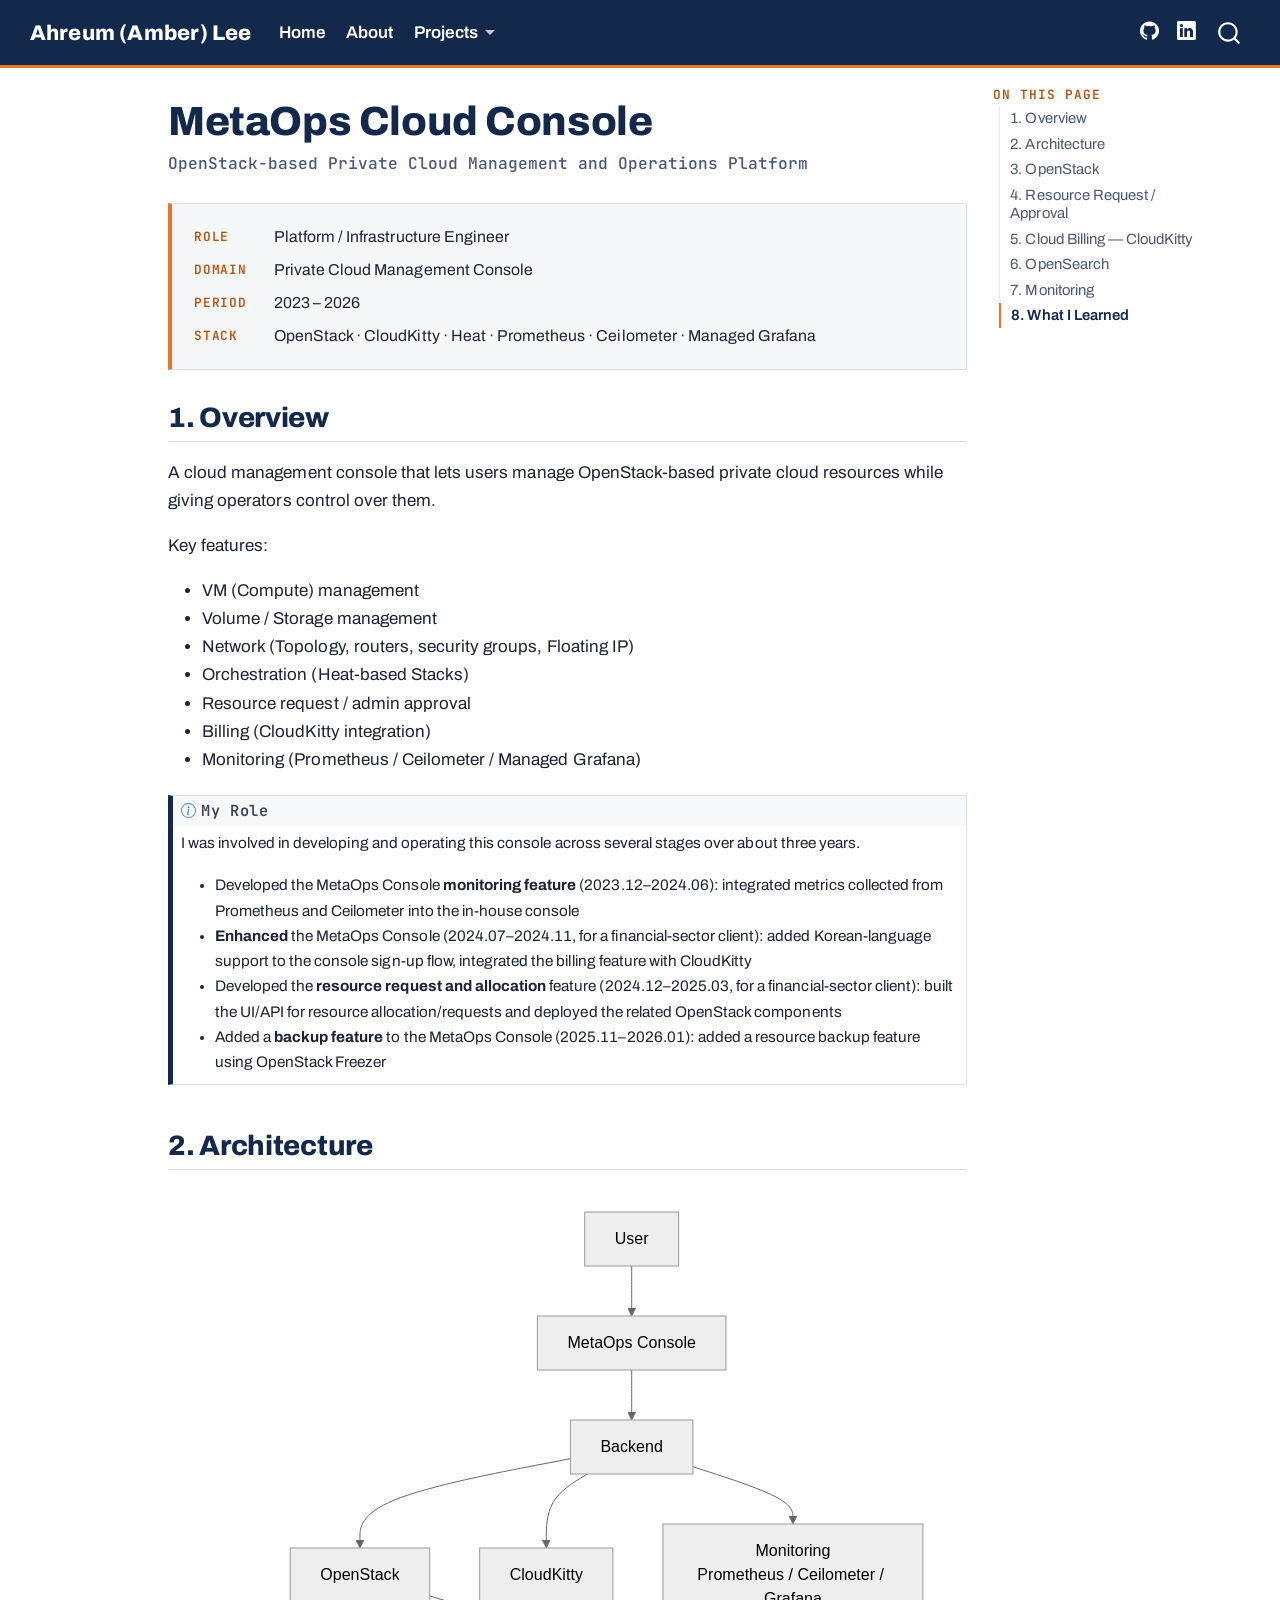
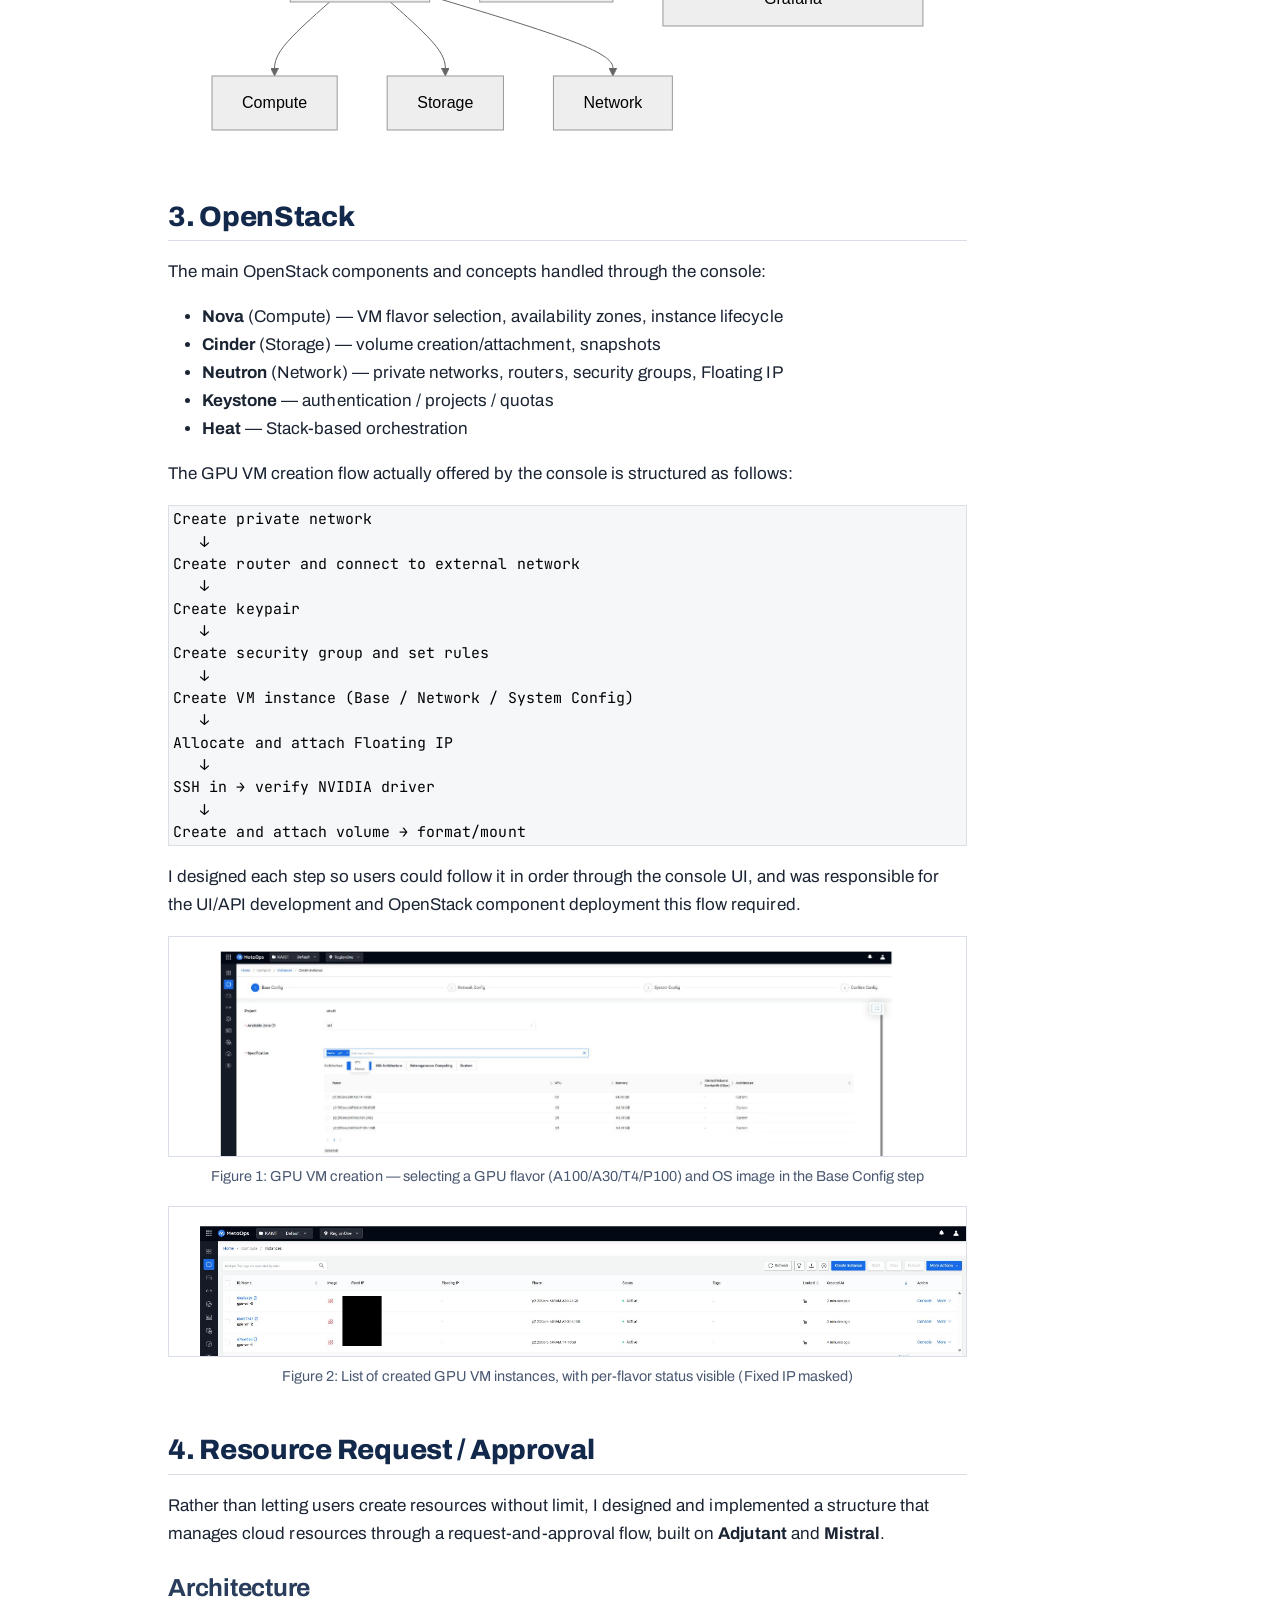
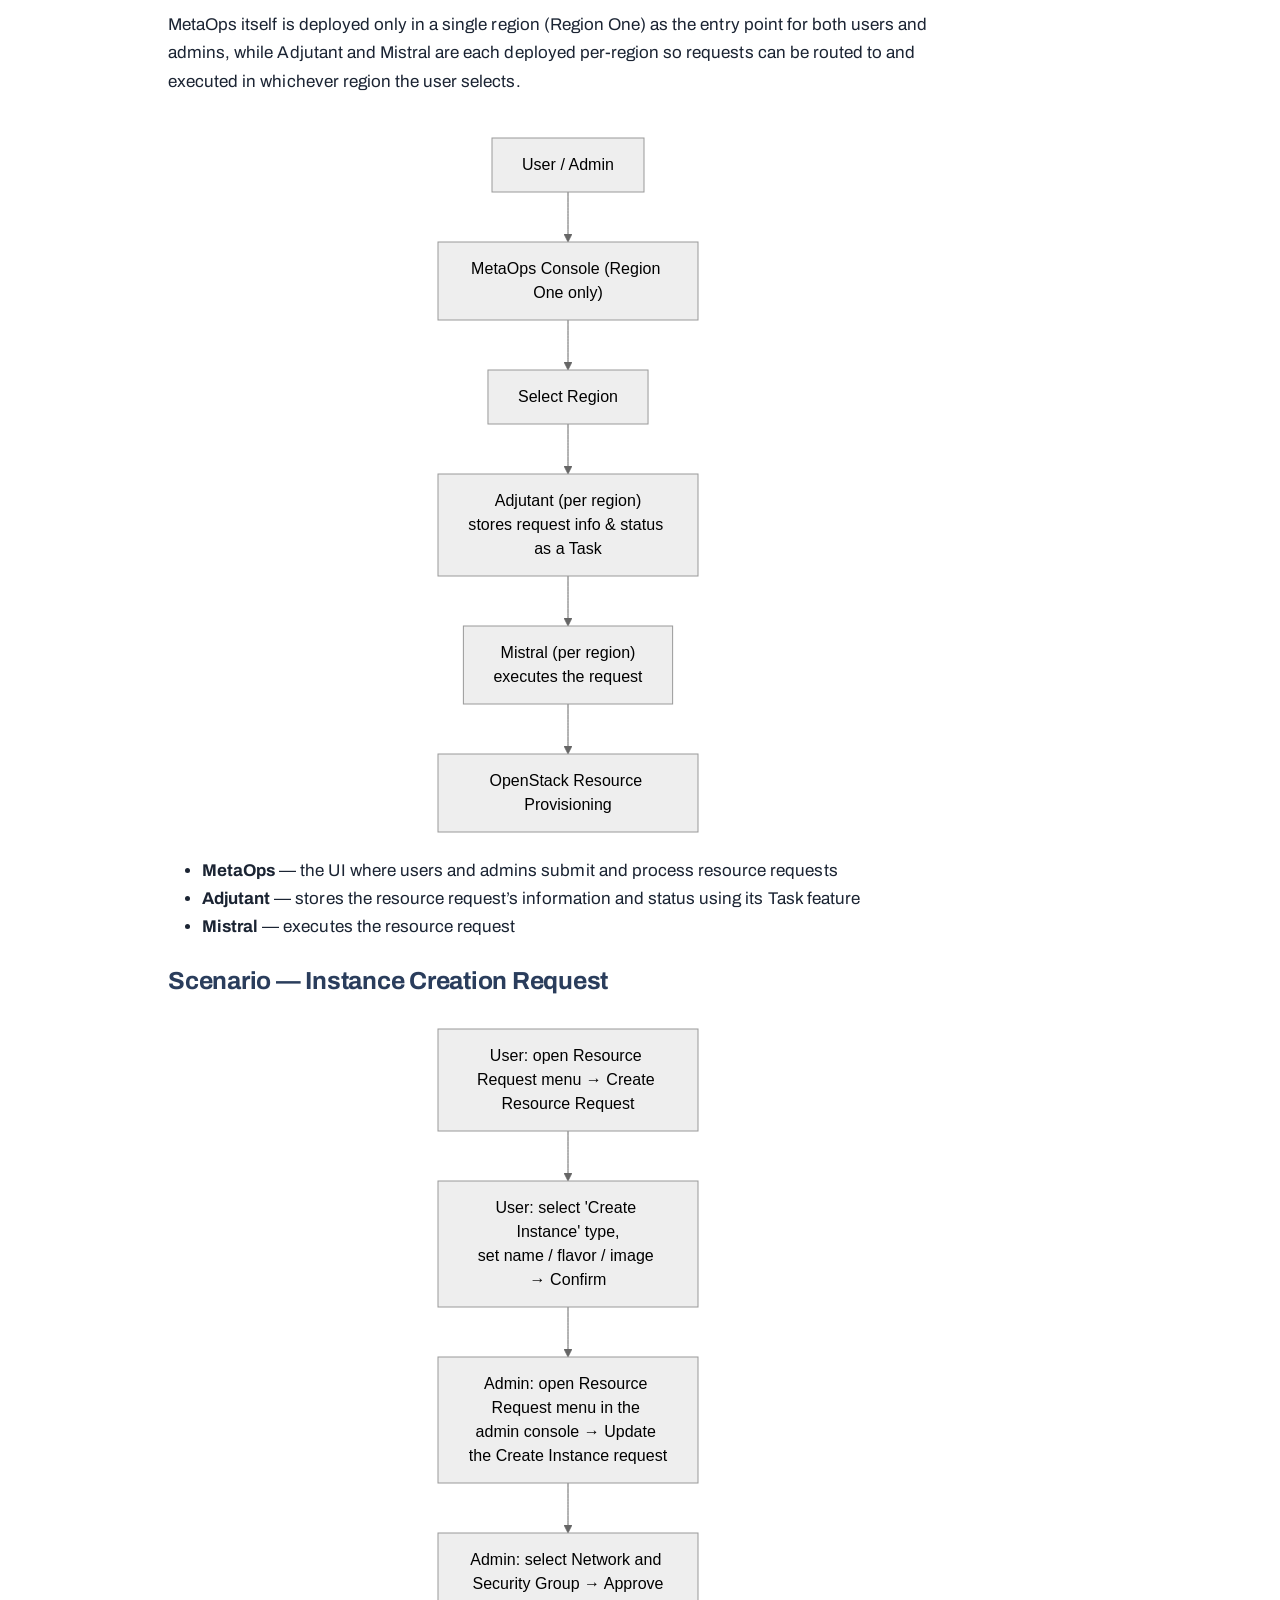
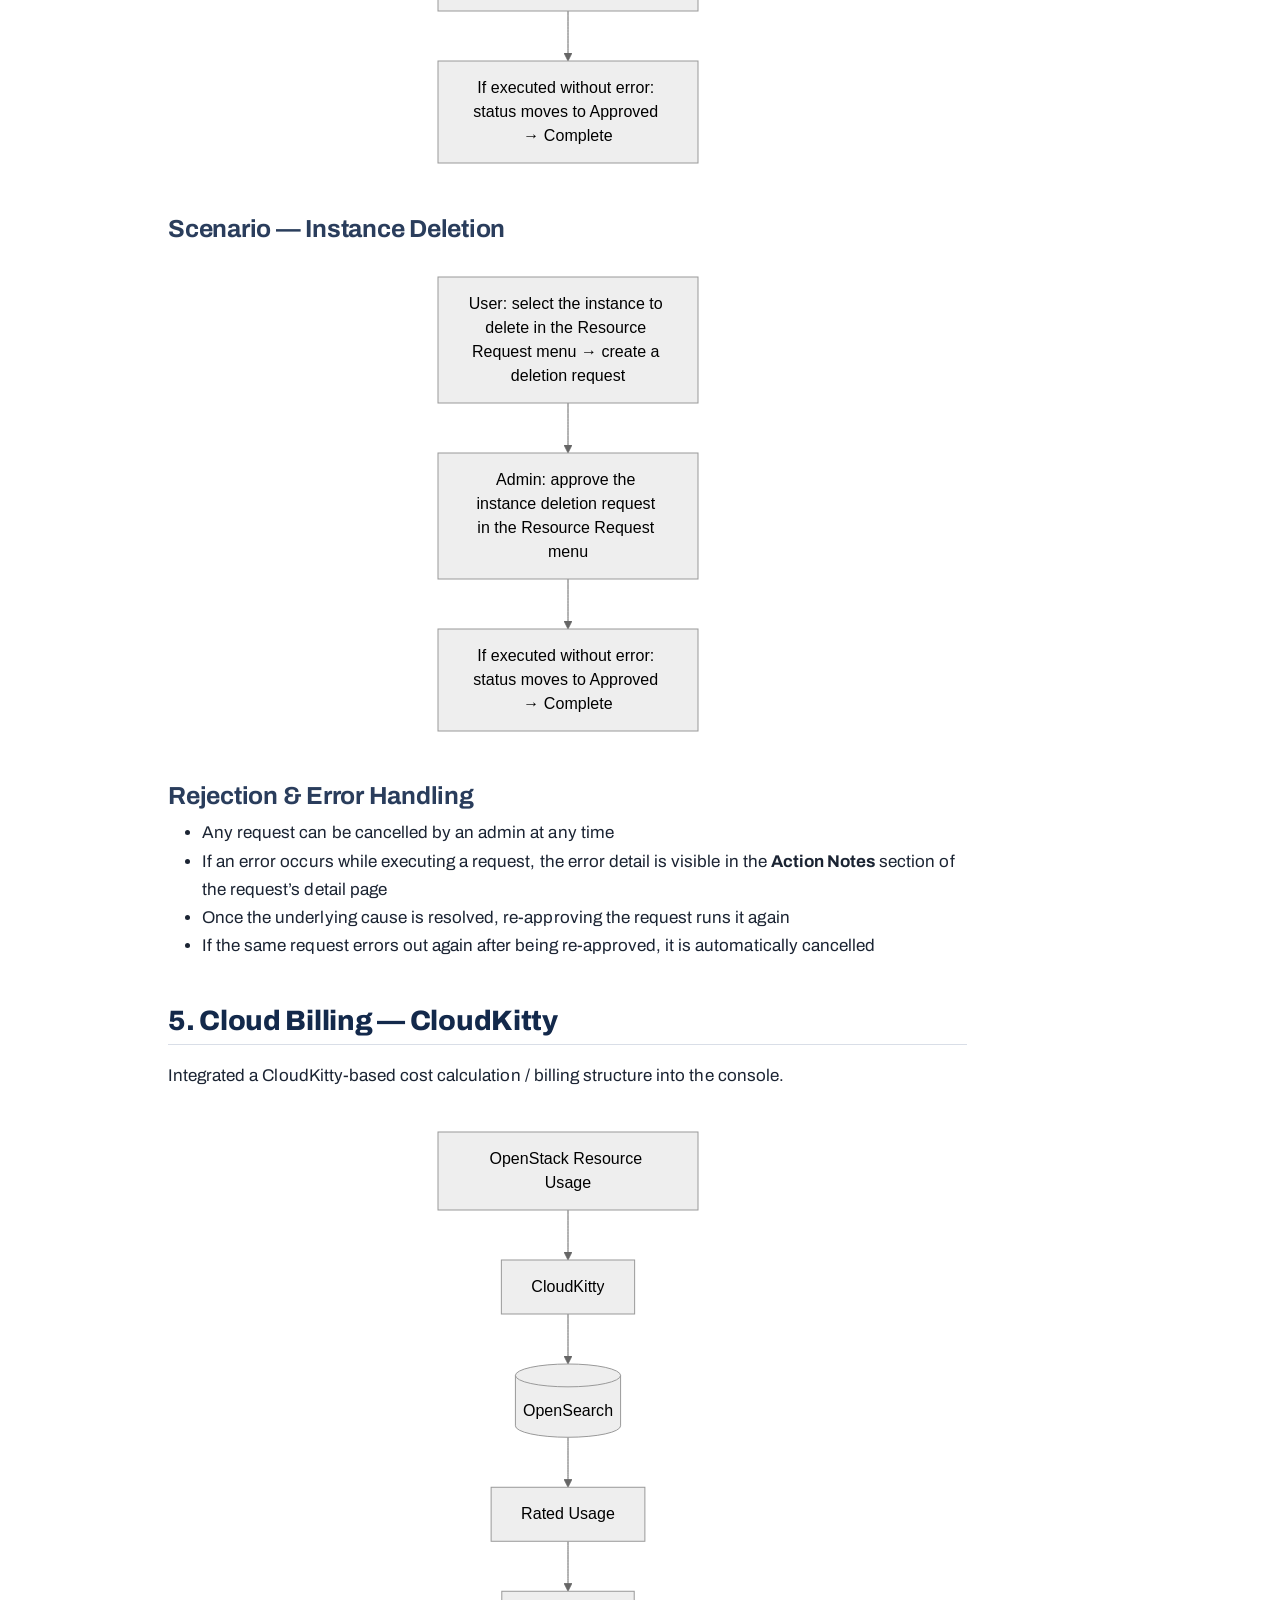
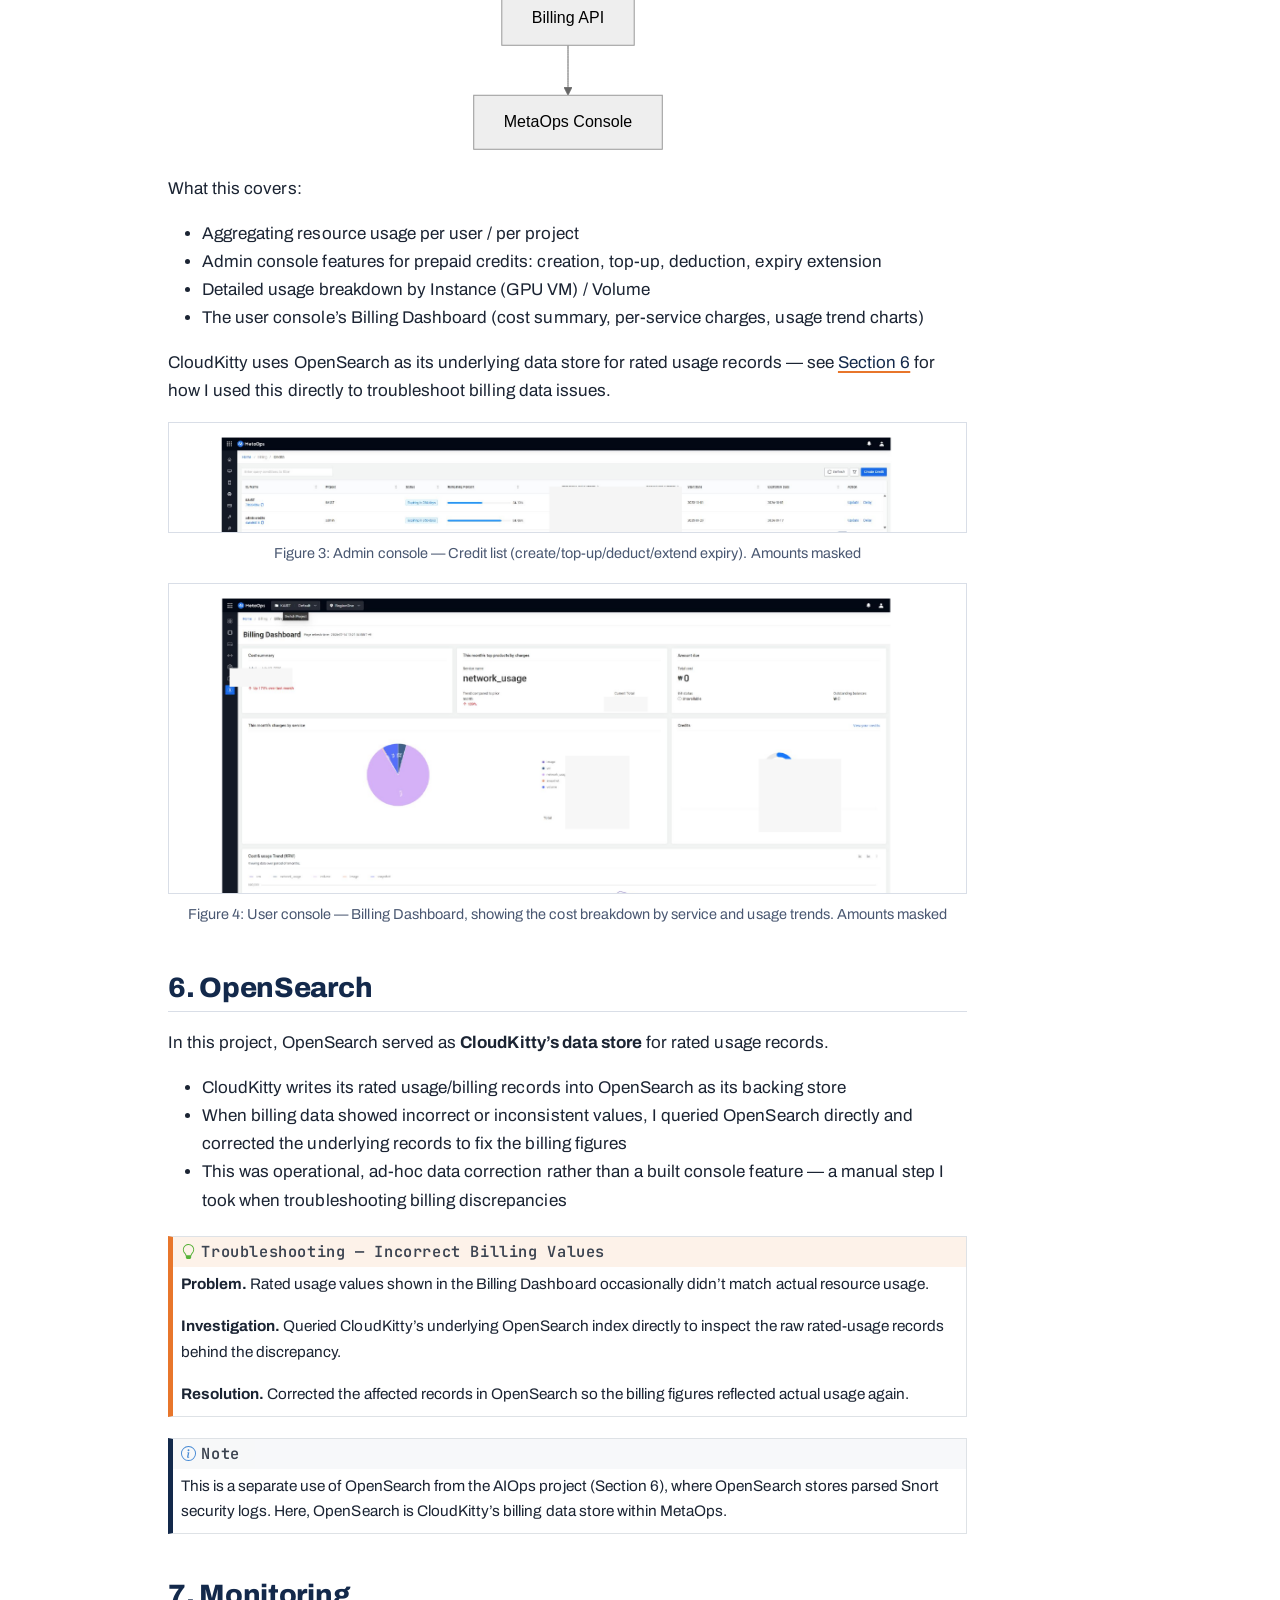
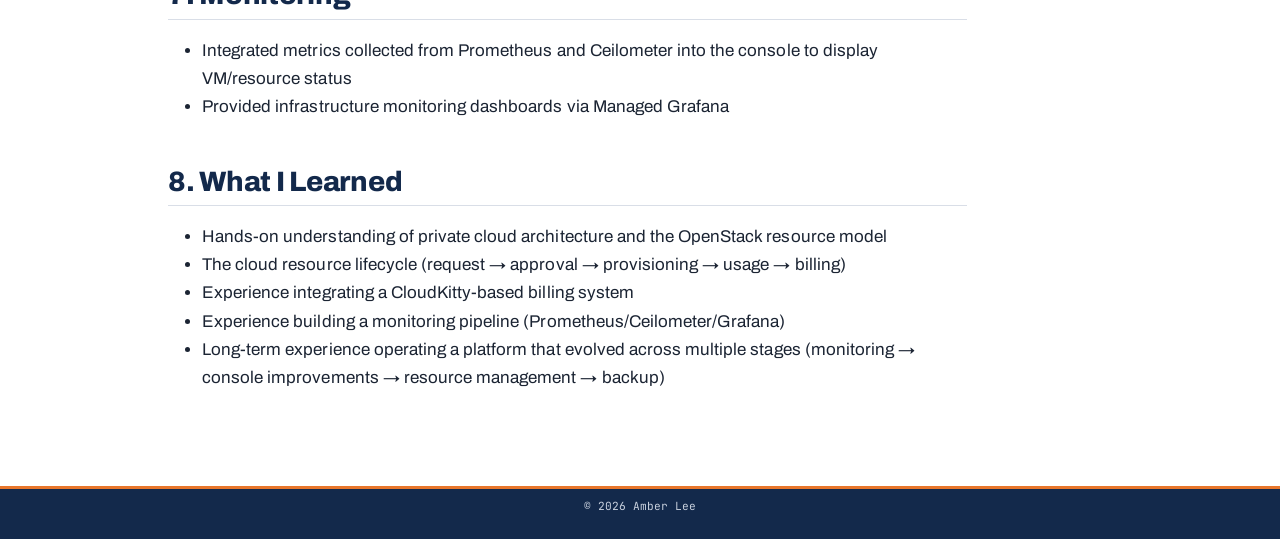
<file: projects/metaops.html>
<!DOCTYPE html>
<html xmlns="http://www.w3.org/1999/xhtml" lang="en" xml:lang="en"><head>

<meta charset="utf-8">
<meta name="generator" content="quarto-1.10.18">

<meta name="viewport" content="width=device-width, initial-scale=1.0, user-scalable=yes">


<title>MetaOps Cloud Console – Ahreum (Amber) Lee</title>
<style>
/* Default styles provided by pandoc.
** See https://pandoc.org/MANUAL.html#variables-for-html for config info.
*/
span.smallcaps{font-variant: small-caps;}
div.columns{display: flex; gap: 1.5em;}
div.column{flex: auto;}
@media screen {
div.columns{gap: min(4vw, 1.5em);}
div.column{overflow-x: auto;}
}
div.hanging-indent{margin-left: 1.5em; text-indent: -1.5em;}
ul.task-list{list-style: none;}
ul.task-list li input[type="checkbox"] {
  width: 0.8em;
  margin: 0 0.8em 0.2em -1em; /* quarto-specific, see https://github.com/quarto-dev/quarto-cli/issues/4556 */ 
  vertical-align: middle;
}
</style>


<script src="../site_libs/quarto-nav/quarto-nav.js"></script>
<script src="../site_libs/quarto-nav/headroom.min.js"></script>
<script src="../site_libs/clipboard/clipboard.min.js"></script>
<script src="../site_libs/quarto-search/autocomplete.umd.js"></script>
<script src="../site_libs/quarto-search/fuse.min.js"></script>
<script src="../site_libs/quarto-search/quarto-search.js"></script>
<meta name="quarto:offset" content="../">
<script src="../site_libs/quarto-html/quarto.js" type="module"></script>
<script src="../site_libs/quarto-html/tabsets/tabsets.js" type="module"></script>
<script src="../site_libs/quarto-html/popper.min.js"></script>
<script src="../site_libs/quarto-html/tippy.umd.min.js"></script>
<script src="../site_libs/quarto-html/anchor.min.js"></script>
<link href="../site_libs/quarto-html/tippy.css" rel="stylesheet">
<link href="../site_libs/quarto-html/quarto-syntax-highlighting-e1d31a4f7a251bade64c834abd567611.css" rel="stylesheet" id="quarto-text-highlighting-styles">
<script src="../site_libs/bootstrap/bootstrap.min.js"></script>
<link href="../site_libs/bootstrap/bootstrap-icons.css" rel="stylesheet">
<link href="../site_libs/bootstrap/bootstrap-f9d0feaedb2705bbf7774ef7e4e0ae28.min.css" rel="stylesheet" append-hash="true" id="quarto-bootstrap" data-mode="light">
<script id="quarto-search-options" type="application/json">{
  "location": "navbar",
  "copy-button": false,
  "collapse-after": 3,
  "panel-placement": "end",
  "type": "overlay",
  "limit": 50,
  "keyboard-shortcut": [
    "f",
    "/",
    "s"
  ],
  "show-item-context": false,
  "language": {
    "search-no-results-text": "No results",
    "search-matching-documents-text": "matching documents",
    "search-copy-link-title": "Copy link to search",
    "search-hide-matches-text": "Hide additional matches",
    "search-more-match-text": "more match in this document",
    "search-more-matches-text": "more matches in this document",
    "search-clear-button-title": "Clear",
    "search-text-placeholder": "",
    "search-detached-cancel-button-title": "Cancel",
    "search-submit-button-title": "Submit",
    "search-label": "Search"
  }
}</script>
<meta name="mermaid-theme" content="neutral">
<script src="../site_libs/quarto-diagram/mermaid.min.js"></script>
<script src="../site_libs/quarto-diagram/mermaid-init.js"></script>
<link href="../site_libs/quarto-diagram/mermaid.css" rel="stylesheet">


<link rel="stylesheet" href="../styles.css">
</head>

<body class="nav-fixed quarto-light">

<div id="quarto-search-results"></div>
  <header id="quarto-header" class="headroom fixed-top">
    <nav class="navbar navbar-expand-lg " data-bs-theme="dark">
      <div class="navbar-container container-fluid">
      <div class="navbar-brand-container mx-auto">
    <a class="navbar-brand" href="../index.html">
    <span class="navbar-title">Ahreum (Amber) Lee</span>
    </a>
  </div>
            <div id="quarto-search" class="" title="Search"></div>
          <button class="navbar-toggler" type="button" data-bs-toggle="collapse" data-bs-target="#navbarCollapse" aria-controls="navbarCollapse" role="menu" aria-expanded="false" aria-label="Toggle navigation" onclick="if (window.quartoToggleHeadroom) { window.quartoToggleHeadroom(); }">
  <span class="navbar-toggler-icon"></span>
</button>
          <div class="collapse navbar-collapse" id="navbarCollapse">
            <ul class="navbar-nav navbar-nav-scroll me-auto">
  <li class="nav-item">
    <a class="nav-link" href="../index.html"> 
<span class="menu-text">Home</span></a>
  </li>  
  <li class="nav-item">
    <a class="nav-link" href="../about.html"> 
<span class="menu-text">About</span></a>
  </li>  
  <li class="nav-item dropdown ">
    <a class="nav-link dropdown-toggle" href="#" id="nav-menu-projects" role="link" data-bs-toggle="dropdown" aria-expanded="false">
 <span class="menu-text">Projects</span>
    </a>
    <ul class="dropdown-menu" aria-labelledby="nav-menu-projects">    
        <li>
    <a class="dropdown-item" href="../projects/ai-competition.html">
 <span class="dropdown-text">AI Competition Platform</span></a>
  </li>  
        <li>
    <a class="dropdown-item" href="../projects/metaops.html">
 <span class="dropdown-text">MetaOps Cloud Console</span></a>
  </li>  
        <li>
    <a class="dropdown-item" href="../projects/aiops.html">
 <span class="dropdown-text">AIOps Platform</span></a>
  </li>  
        <li><hr class="dropdown-divider"></li>
        <li class="dropdown-header">Earlier Work</li>
        <li>
    <a class="dropdown-item" href="../projects/tag-a-trip.html">
 <span class="dropdown-text">Tag A Trip (Capstone)</span></a>
  </li>  
        <li>
    <a class="dropdown-item" href="../projects/bootcamp.html">
 <span class="dropdown-text">Data Science Bootcamp</span></a>
  </li>  
    </ul>
  </li>
</ul>
            <ul class="navbar-nav navbar-nav-scroll ms-auto">
  <li class="nav-item compact">
    <a class="nav-link" href="https://github.com/ahreumlee-dev"> <i class="bi bi-github" role="img" aria-label="GitHub">
</i> 
<span class="menu-text"></span></a>
  </li>  
  <li class="nav-item compact">
    <a class="nav-link" href="https://www.linkedin.com/in/ahreum-lee-012a58249"> <i class="bi bi-linkedin" role="img" aria-label="LinkedIn">
</i> 
<span class="menu-text"></span></a>
  </li>  
</ul>
          </div> <!-- /navcollapse -->
            <div class="quarto-navbar-tools">
</div>
      </div> <!-- /container-fluid -->
    </nav>
</header>
<!-- content -->
<div id="quarto-content" class="quarto-container page-columns page-rows-contents page-layout-article page-navbar">
<!-- sidebar -->
<!-- margin-sidebar -->
    <div id="quarto-margin-sidebar" class="sidebar margin-sidebar">
        <nav id="TOC" role="doc-toc" class="toc-active">
    <h2 id="toc-title">On this page</h2>
   
  <ul>
  <li><a href="#overview" id="toc-overview" class="nav-link active" data-scroll-target="#overview">1. Overview</a></li>
  <li><a href="#architecture" id="toc-architecture" class="nav-link" data-scroll-target="#architecture">2. Architecture</a></li>
  <li><a href="#openstack" id="toc-openstack" class="nav-link" data-scroll-target="#openstack">3. OpenStack</a></li>
  <li><a href="#resource-request-approval" id="toc-resource-request-approval" class="nav-link" data-scroll-target="#resource-request-approval">4. Resource Request / Approval</a>
  <ul class="collapse">
  <li><a href="#architecture-1" id="toc-architecture-1" class="nav-link" data-scroll-target="#architecture-1">Architecture</a></li>
  <li><a href="#scenario-instance-creation-request" id="toc-scenario-instance-creation-request" class="nav-link" data-scroll-target="#scenario-instance-creation-request">Scenario — Instance Creation Request</a></li>
  <li><a href="#scenario-instance-deletion" id="toc-scenario-instance-deletion" class="nav-link" data-scroll-target="#scenario-instance-deletion">Scenario — Instance Deletion</a></li>
  <li><a href="#rejection-error-handling" id="toc-rejection-error-handling" class="nav-link" data-scroll-target="#rejection-error-handling">Rejection &amp; Error Handling</a></li>
  </ul></li>
  <li><a href="#cloud-billing-cloudkitty" id="toc-cloud-billing-cloudkitty" class="nav-link" data-scroll-target="#cloud-billing-cloudkitty">5. Cloud Billing — CloudKitty</a></li>
  <li><a href="#opensearch" id="toc-opensearch" class="nav-link" data-scroll-target="#opensearch">6. OpenSearch</a></li>
  <li><a href="#monitoring" id="toc-monitoring" class="nav-link" data-scroll-target="#monitoring">7. Monitoring</a></li>
  <li><a href="#what-i-learned" id="toc-what-i-learned" class="nav-link" data-scroll-target="#what-i-learned">8. What I Learned</a></li>
  </ul>
</nav>
    </div>
<!-- main -->
<main class="content" id="quarto-document-content">

<header id="title-block-header" class="quarto-title-block default">
<div class="quarto-title">
<h1 class="title">MetaOps Cloud Console</h1>
<p class="subtitle lead">OpenStack-based Private Cloud Management and Operations Platform</p>
</div>



<div class="quarto-title-meta">

    
  
    
  </div>
  


</header>


<div class="project-meta">
<table class="caption-top table">
<colgroup>
<col style="width: 50%">
<col style="width: 50%">
</colgroup>
<tbody>
<tr class="odd">
<td><strong>Role</strong></td>
<td>Platform / Infrastructure Engineer</td>
</tr>
<tr class="even">
<td><strong>Domain</strong></td>
<td>Private Cloud Management Console</td>
</tr>
<tr class="odd">
<td><strong>Period</strong></td>
<td>2023 – 2026</td>
</tr>
<tr class="even">
<td><strong>Stack</strong></td>
<td>OpenStack · CloudKitty · Heat · Prometheus · Ceilometer · Managed Grafana</td>
</tr>
</tbody>
</table>
</div>
<section id="overview" class="level2">
<h2 class="anchored" data-anchor-id="overview">1. Overview</h2>
<p>A cloud management console that lets users manage OpenStack-based private cloud resources while giving operators control over them.</p>
<p>Key features:</p>
<ul>
<li>VM (Compute) management</li>
<li>Volume / Storage management</li>
<li>Network (Topology, routers, security groups, Floating IP)</li>
<li>Orchestration (Heat-based Stacks)</li>
<li>Resource request / admin approval</li>
<li>Billing (CloudKitty integration)</li>
<li>Monitoring (Prometheus / Ceilometer / Managed Grafana)</li>
</ul>
<div class="callout callout-style-default callout-note callout-titled">
<div class="callout-header d-flex align-content-center">
<div class="callout-icon-container">
<i class="callout-icon"></i>
</div>
<div class="callout-title-container flex-fill">
<span class="screen-reader-only">Note</span>My Role
</div>
</div>
<div class="callout-body-container callout-body">
<p>I was involved in developing and operating this console across several stages over about three years.</p>
<ul>
<li>Developed the MetaOps Console <strong>monitoring feature</strong> (2023.12–2024.06): integrated metrics collected from Prometheus and Ceilometer into the in-house console</li>
<li><strong>Enhanced</strong> the MetaOps Console (2024.07–2024.11, for a financial-sector client): added Korean-language support to the console sign-up flow, integrated the billing feature with CloudKitty</li>
<li>Developed the <strong>resource request and allocation</strong> feature (2024.12–2025.03, for a financial-sector client): built the UI/API for resource allocation/requests and deployed the related OpenStack components</li>
<li>Added a <strong>backup feature</strong> to the MetaOps Console (2025.11–2026.01): added a resource backup feature using OpenStack Freezer</li>
</ul>
</div>
</div>
</section>
<section id="architecture" class="level2">
<h2 class="anchored" data-anchor-id="architecture">2. Architecture</h2>
<div class="cell" data-layout-align="center">
<div class="cell-output-display">
<div>
<p></p><figure class="figure"><p></p>
<div>
<pre class="mermaid mermaid-js">flowchart TD
    U[User] --&gt; C[MetaOps Console]
    C --&gt; B[Backend]
    B --&gt; OS[OpenStack]
    OS --&gt; COMP[Compute]
    OS --&gt; STO[Storage]
    OS --&gt; NET[Network]
    B --&gt; CK[CloudKitty]
    B --&gt; MON[Monitoring&lt;br/&gt;Prometheus / Ceilometer / Grafana]
</pre>
</div>
<p></p></figure><p></p>
</div>
</div>
</div>
</section>
<section id="openstack" class="level2">
<h2 class="anchored" data-anchor-id="openstack">3. OpenStack</h2>
<p>The main OpenStack components and concepts handled through the console:</p>
<ul>
<li><strong>Nova</strong> (Compute) — VM flavor selection, availability zones, instance lifecycle</li>
<li><strong>Cinder</strong> (Storage) — volume creation/attachment, snapshots</li>
<li><strong>Neutron</strong> (Network) — private networks, routers, security groups, Floating IP</li>
<li><strong>Keystone</strong> — authentication / projects / quotas</li>
<li><strong>Heat</strong> — Stack-based orchestration</li>
</ul>
<p>The GPU VM creation flow actually offered by the console is structured as follows:</p>
<pre class="text"><code>Create private network
   ↓
Create router and connect to external network
   ↓
Create keypair
   ↓
Create security group and set rules
   ↓
Create VM instance (Base / Network / System Config)
   ↓
Allocate and attach Floating IP
   ↓
SSH in → verify NVIDIA driver
   ↓
Create and attach volume → format/mount</code></pre>
<p>I designed each step so users could follow it in order through the console UI, and was responsible for the UI/API development and OpenStack component deployment this flow required.</p>
<div id="fig-gpu-vm-create" class="quarto-float quarto-figure quarto-figure-center anchored">
<figure class="quarto-float quarto-float-fig figure">
<div aria-describedby="fig-gpu-vm-create-caption-0ceaefa1-69ba-4598-a22c-09a6ac19f8ca">
<img src="../images/metaops/gpu-vm-create.png" class="img-fluid figure-img">
</div>
<figcaption class="quarto-float-caption-bottom quarto-float-caption quarto-float-fig" id="fig-gpu-vm-create-caption-0ceaefa1-69ba-4598-a22c-09a6ac19f8ca">
Figure&nbsp;1: GPU VM creation — selecting a GPU flavor (A100/A30/T4/P100) and OS image in the Base Config step
</figcaption>
</figure>
</div>
<div id="fig-gpu-vm-instances" class="quarto-float quarto-figure quarto-figure-center anchored">
<figure class="quarto-float quarto-float-fig figure">
<div aria-describedby="fig-gpu-vm-instances-caption-0ceaefa1-69ba-4598-a22c-09a6ac19f8ca">
<img src="../images/metaops/gpu-vm-instances.png" class="img-fluid figure-img">
</div>
<figcaption class="quarto-float-caption-bottom quarto-float-caption quarto-float-fig" id="fig-gpu-vm-instances-caption-0ceaefa1-69ba-4598-a22c-09a6ac19f8ca">
Figure&nbsp;2: List of created GPU VM instances, with per-flavor status visible (Fixed IP masked)
</figcaption>
</figure>
</div>
</section>
<section id="resource-request-approval" class="level2">
<h2 class="anchored" data-anchor-id="resource-request-approval">4. Resource Request / Approval</h2>
<p>Rather than letting users create resources without limit, I designed and implemented a structure that manages cloud resources through a request-and-approval flow, built on <strong>Adjutant</strong> and <strong>Mistral</strong>.</p>
<section id="architecture-1" class="level3">
<h3 class="anchored" data-anchor-id="architecture-1">Architecture</h3>
<p>MetaOps itself is deployed only in a single region (Region One) as the entry point for both users and admins, while Adjutant and Mistral are each deployed per-region so requests can be routed to and executed in whichever region the user selects.</p>
<div class="cell" data-layout-align="center">
<div class="cell-output-display">
<div>
<p></p><figure class="figure"><p></p>
<div>
<pre class="mermaid mermaid-js">flowchart TD
    U[User / Admin] --&gt; MC["MetaOps Console (Region One only)"]
    MC --&gt; RS[Select Region]
    RS --&gt; AJ["Adjutant (per region)&lt;br/&gt;stores request info &amp; status as a Task"]
    AJ --&gt; MI["Mistral (per region)&lt;br/&gt;executes the request"]
    MI --&gt; OS[OpenStack Resource Provisioning]
</pre>
</div>
<p></p></figure><p></p>
</div>
</div>
</div>
<ul>
<li><strong>MetaOps</strong> — the UI where users and admins submit and process resource requests</li>
<li><strong>Adjutant</strong> — stores the resource request’s information and status using its Task feature</li>
<li><strong>Mistral</strong> — executes the resource request</li>
</ul>
</section>
<section id="scenario-instance-creation-request" class="level3">
<h3 class="anchored" data-anchor-id="scenario-instance-creation-request">Scenario — Instance Creation Request</h3>
<div class="cell" data-layout-align="center">
<div class="cell-output-display">
<div>
<p></p><figure class="figure"><p></p>
<div>
<pre class="mermaid mermaid-js">flowchart TD
    S1["User: open Resource Request menu → Create Resource Request"] --&gt; S2["User: select 'Create Instance' type,&lt;br/&gt;set name / flavor / image → Confirm"]
    S2 --&gt; S3["Admin: open Resource Request menu in the admin console → Update the Create Instance request"]
    S3 --&gt; S4["Admin: select Network and Security Group → Approve"]
    S4 --&gt; S5["If executed without error: status moves to Approved → Complete"]
</pre>
</div>
<p></p></figure><p></p>
</div>
</div>
</div>
</section>
<section id="scenario-instance-deletion" class="level3">
<h3 class="anchored" data-anchor-id="scenario-instance-deletion">Scenario — Instance Deletion</h3>
<div class="cell" data-layout-align="center">
<div class="cell-output-display">
<div>
<p></p><figure class="figure"><p></p>
<div>
<pre class="mermaid mermaid-js">flowchart TD
    D1["User: select the instance to delete in the Resource Request menu → create a deletion request"] --&gt; D2["Admin: approve the instance deletion request in the Resource Request menu"]
    D2 --&gt; D3["If executed without error: status moves to Approved → Complete"]
</pre>
</div>
<p></p></figure><p></p>
</div>
</div>
</div>
</section>
<section id="rejection-error-handling" class="level3">
<h3 class="anchored" data-anchor-id="rejection-error-handling">Rejection &amp; Error Handling</h3>
<ul>
<li>Any request can be cancelled by an admin at any time</li>
<li>If an error occurs while executing a request, the error detail is visible in the <strong>Action Notes</strong> section of the request’s detail page</li>
<li>Once the underlying cause is resolved, re-approving the request runs it again</li>
<li>If the same request errors out again after being re-approved, it is automatically cancelled</li>
</ul>
</section>
</section>
<section id="cloud-billing-cloudkitty" class="level2">
<h2 class="anchored" data-anchor-id="cloud-billing-cloudkitty">5. Cloud Billing — CloudKitty</h2>
<p>Integrated a CloudKitty-based cost calculation / billing structure into the console.</p>
<div class="cell" data-layout-align="center">
<div class="cell-output-display">
<div>
<p></p><figure class="figure"><p></p>
<div>
<pre class="mermaid mermaid-js">flowchart TD
    O[OpenStack Resource Usage] --&gt; CK[CloudKitty]
    CK --&gt; OS[(OpenSearch)]
    OS --&gt; RU[Rated Usage]
    RU --&gt; BA[Billing API]
    BA --&gt; MC[MetaOps Console]
</pre>
</div>
<p></p></figure><p></p>
</div>
</div>
</div>
<p>What this covers:</p>
<ul>
<li>Aggregating resource usage per user / per project</li>
<li>Admin console features for prepaid credits: creation, top-up, deduction, expiry extension</li>
<li>Detailed usage breakdown by Instance (GPU VM) / Volume</li>
<li>The user console’s Billing Dashboard (cost summary, per-service charges, usage trend charts)</li>
</ul>
<p>CloudKitty uses OpenSearch as its underlying data store for rated usage records — see <a href="#opensearch">Section 6</a> for how I used this directly to troubleshoot billing data issues.</p>
<div id="fig-billing-credit-list" class="quarto-float quarto-figure quarto-figure-center anchored">
<figure class="quarto-float quarto-float-fig figure">
<div aria-describedby="fig-billing-credit-list-caption-0ceaefa1-69ba-4598-a22c-09a6ac19f8ca">
<img src="../images/metaops/billing-credit-list.png" class="img-fluid figure-img">
</div>
<figcaption class="quarto-float-caption-bottom quarto-float-caption quarto-float-fig" id="fig-billing-credit-list-caption-0ceaefa1-69ba-4598-a22c-09a6ac19f8ca">
Figure&nbsp;3: Admin console — Credit list (create/top-up/deduct/extend expiry). Amounts masked
</figcaption>
</figure>
</div>
<div id="fig-billing-dashboard" class="quarto-float quarto-figure quarto-figure-center anchored">
<figure class="quarto-float quarto-float-fig figure">
<div aria-describedby="fig-billing-dashboard-caption-0ceaefa1-69ba-4598-a22c-09a6ac19f8ca">
<img src="../images/metaops/billing-dashboard.png" class="img-fluid figure-img">
</div>
<figcaption class="quarto-float-caption-bottom quarto-float-caption quarto-float-fig" id="fig-billing-dashboard-caption-0ceaefa1-69ba-4598-a22c-09a6ac19f8ca">
Figure&nbsp;4: User console — Billing Dashboard, showing the cost breakdown by service and usage trends. Amounts masked
</figcaption>
</figure>
</div>
</section>
<section id="opensearch" class="level2">
<h2 class="anchored" data-anchor-id="opensearch">6. OpenSearch</h2>
<p>In this project, OpenSearch served as <strong>CloudKitty’s data store</strong> for rated usage records.</p>
<ul>
<li>CloudKitty writes its rated usage/billing records into OpenSearch as its backing store</li>
<li>When billing data showed incorrect or inconsistent values, I queried OpenSearch directly and corrected the underlying records to fix the billing figures</li>
<li>This was operational, ad-hoc data correction rather than a built console feature — a manual step I took when troubleshooting billing discrepancies</li>
</ul>
<div class="callout callout-style-default callout-tip callout-titled">
<div class="callout-header d-flex align-content-center">
<div class="callout-icon-container">
<i class="callout-icon"></i>
</div>
<div class="callout-title-container flex-fill">
<span class="screen-reader-only">Tip</span>Troubleshooting — Incorrect Billing Values
</div>
</div>
<div class="callout-body-container callout-body">
<p><strong>Problem.</strong> Rated usage values shown in the Billing Dashboard occasionally didn’t match actual resource usage.</p>
<p><strong>Investigation.</strong> Queried CloudKitty’s underlying OpenSearch index directly to inspect the raw rated-usage records behind the discrepancy.</p>
<p><strong>Resolution.</strong> Corrected the affected records in OpenSearch so the billing figures reflected actual usage again.</p>
</div>
</div>
<div class="callout callout-style-default callout-note callout-titled">
<div class="callout-header d-flex align-content-center">
<div class="callout-icon-container">
<i class="callout-icon"></i>
</div>
<div class="callout-title-container flex-fill">
Note
</div>
</div>
<div class="callout-body-container callout-body">
<p>This is a separate use of OpenSearch from the AIOps project (Section 6), where OpenSearch stores parsed Snort security logs. Here, OpenSearch is CloudKitty’s billing data store within MetaOps.</p>
</div>
</div>
</section>
<section id="monitoring" class="level2">
<h2 class="anchored" data-anchor-id="monitoring">7. Monitoring</h2>
<ul>
<li>Integrated metrics collected from Prometheus and Ceilometer into the console to display VM/resource status</li>
<li>Provided infrastructure monitoring dashboards via Managed Grafana</li>
</ul>
</section>
<section id="what-i-learned" class="level2">
<h2 class="anchored" data-anchor-id="what-i-learned">8. What I Learned</h2>
<ul>
<li>Hands-on understanding of private cloud architecture and the OpenStack resource model</li>
<li>The cloud resource lifecycle (request → approval → provisioning → usage → billing)</li>
<li>Experience integrating a CloudKitty-based billing system</li>
<li>Experience building a monitoring pipeline (Prometheus/Ceilometer/Grafana)</li>
<li>Long-term experience operating a platform that evolved across multiple stages (monitoring → console improvements → resource management → backup)</li>
</ul>


</section>

</main> <!-- /main -->
<script id="quarto-html-after-body" type="application/javascript">
  window.document.addEventListener("DOMContentLoaded", function (event) {
    const icon = "";
    const anchorJS = new window.AnchorJS();
    anchorJS.options = {
      placement: 'right',
      icon: icon
    };
    anchorJS.add('.anchored');
    const isCodeAnnotation = (el) => {
      for (const clz of el.classList) {
        if (clz.startsWith('code-annotation-')) {                     
          return true;
        }
      }
      return false;
    }
    const onCopySuccess = function(e) {
      // button target
      const button = e.trigger;
      // don't keep focus
      button.blur();
      // flash "checked"
      button.classList.add('code-copy-button-checked');
      var currentTitle = button.getAttribute("title");
      button.setAttribute("title", "Copied!");
      let tooltip;
      if (window.bootstrap) {
        button.setAttribute("data-bs-toggle", "tooltip");
        button.setAttribute("data-bs-placement", "left");
        button.setAttribute("data-bs-title", "Copied!");
        tooltip = new bootstrap.Tooltip(button, 
          { trigger: "manual", 
            customClass: "code-copy-button-tooltip",
            offset: [0, -8]});
        tooltip.show();    
      }
      setTimeout(function() {
        if (tooltip) {
          tooltip.hide();
          button.removeAttribute("data-bs-title");
          button.removeAttribute("data-bs-toggle");
          button.removeAttribute("data-bs-placement");
        }
        button.setAttribute("title", currentTitle);
        button.classList.remove('code-copy-button-checked');
      }, 1000);
      // clear code selection
      e.clearSelection();
    }
    const getTextToCopy = function(trigger) {
      const outerScaffold = trigger.parentElement.cloneNode(true);
      const codeEl = outerScaffold.querySelector('code');
      for (const childEl of codeEl.children) {
        if (isCodeAnnotation(childEl)) {
          childEl.remove();
        }
      }
      return codeEl.innerText;
    }
    const clipboard = new window.ClipboardJS('.code-copy-button:not([data-in-quarto-modal])', {
      text: getTextToCopy
    });
    clipboard.on('success', onCopySuccess);
    if (window.document.getElementById('quarto-embedded-source-code-modal')) {
      const clipboardModal = new window.ClipboardJS('.code-copy-button[data-in-quarto-modal]', {
        text: getTextToCopy,
        container: window.document.getElementById('quarto-embedded-source-code-modal')
      });
      clipboardModal.on('success', onCopySuccess);
    }
      var localhostRegex = new RegExp(/^(?:http|https):\/\/localhost\:?[0-9]*\//);
      var mailtoRegex = new RegExp(/^mailto:/);
        var filterRegex = new RegExp("https:\/\/ahreumlee-dev\.github\.io\/ar-dev-docs\/");
      var isInternal = (href) => {
          return filterRegex.test(href) || localhostRegex.test(href) || mailtoRegex.test(href);
      }
      // Inspect non-navigation links and adorn them if external
     var links = window.document.querySelectorAll('a[href]:not(.nav-link):not(.navbar-brand):not(.toc-action):not(.sidebar-link):not(.sidebar-item-toggle):not(.pagination-link):not(.no-external):not([aria-hidden]):not(.dropdown-item):not(.quarto-navigation-tool):not(.about-link)');
      for (var i=0; i<links.length; i++) {
        const link = links[i];
        if (!isInternal(link.href)) {
          // undo the damage that might have been done by quarto-nav.js in the case of
          // links that we want to consider external
          if (link.dataset.originalHref !== undefined) {
            link.href = link.dataset.originalHref;
          }
        }
      }
    function tippyHover(el, contentFn, onTriggerFn, onUntriggerFn) {
      const config = {
        allowHTML: true,
        maxWidth: 500,
        delay: 100,
        arrow: false,
        appendTo: function(el) {
            return el.parentElement;
        },
        interactive: true,
        interactiveBorder: 10,
        theme: 'quarto',
        placement: 'bottom-start',
      };
      if (contentFn) {
        config.content = contentFn;
      }
      if (onTriggerFn) {
        config.onTrigger = onTriggerFn;
      }
      if (onUntriggerFn) {
        config.onUntrigger = onUntriggerFn;
      }
      window.tippy(el, config); 
    }
    const noterefs = window.document.querySelectorAll('a[role="doc-noteref"]');
    for (var i=0; i<noterefs.length; i++) {
      const ref = noterefs[i];
      tippyHover(ref, function() {
        // use id or data attribute instead here
        let href = ref.getAttribute('data-footnote-href') || ref.getAttribute('href');
        try { href = new URL(href).hash; } catch {}
        const id = href.replace(/^#\/?/, "");
        const note = window.document.getElementById(id);
        if (note) {
          return note.innerHTML;
        } else {
          return "";
        }
      });
    }
    const xrefs = window.document.querySelectorAll('a.quarto-xref');
    const processXRef = (id, note) => {
      // Strip column container classes
      const stripColumnClz = (el) => {
        el.classList.remove("page-full", "page-columns");
        if (el.children) {
          for (const child of el.children) {
            stripColumnClz(child);
          }
        }
      }
      stripColumnClz(note)
      if (id === null || id.startsWith('sec-')) {
        // Special case sections, only their first couple elements
        const container = document.createElement("div");
        if (note.children && note.children.length > 2) {
          container.appendChild(note.children[0].cloneNode(true));
          for (let i = 1; i < note.children.length; i++) {
            const child = note.children[i];
            if (child.tagName === "P" && child.innerText === "") {
              continue;
            } else {
              container.appendChild(child.cloneNode(true));
              break;
            }
          }
          if (window.Quarto?.typesetMath) {
            window.Quarto.typesetMath(container);
          }
          return container.innerHTML
        } else {
          if (window.Quarto?.typesetMath) {
            window.Quarto.typesetMath(note);
          }
          return note.innerHTML;
        }
      } else {
        // Remove any anchor links if they are present
        const anchorLink = note.querySelector('a.anchorjs-link');
        if (anchorLink) {
          anchorLink.remove();
        }
        if (window.Quarto?.typesetMath) {
          window.Quarto.typesetMath(note);
        }
        if (note.classList.contains("callout")) {
          return note.outerHTML;
        } else {
          return note.innerHTML;
        }
      }
    }
    for (var i=0; i<xrefs.length; i++) {
      const xref = xrefs[i];
      tippyHover(xref, undefined, function(instance) {
        instance.disable();
        let url = xref.getAttribute('href');
        let hash = undefined; 
        if (url.startsWith('#')) {
          hash = url;
        } else {
          try { hash = new URL(url).hash; } catch {}
        }
        if (hash) {
          const id = hash.replace(/^#\/?/, "");
          const note = window.document.getElementById(id);
          if (note !== null) {
            try {
              const html = processXRef(id, note.cloneNode(true));
              instance.setContent(html);
            } finally {
              instance.enable();
              instance.show();
            }
          } else {
            // See if we can fetch this
            fetch(url.split('#')[0])
            .then(res => res.text())
            .then(html => {
              const parser = new DOMParser();
              const htmlDoc = parser.parseFromString(html, "text/html");
              const note = htmlDoc.getElementById(id);
              if (note !== null) {
                const html = processXRef(id, note);
                instance.setContent(html);
              } 
            }).finally(() => {
              instance.enable();
              instance.show();
            });
          }
        } else {
          // See if we can fetch a full url (with no hash to target)
          // This is a special case and we should probably do some content thinning / targeting
          fetch(url)
          .then(res => res.text())
          .then(html => {
            const parser = new DOMParser();
            const htmlDoc = parser.parseFromString(html, "text/html");
            const note = htmlDoc.querySelector('main.content');
            if (note !== null) {
              // This should only happen for chapter cross references
              // (since there is no id in the URL)
              // remove the first header
              if (note.children.length > 0 && note.children[0].tagName === "HEADER") {
                note.children[0].remove();
              }
              const html = processXRef(null, note);
              instance.setContent(html);
            } 
          }).finally(() => {
            instance.enable();
            instance.show();
          });
        }
      }, function(instance) {
      });
    }
        let selectedAnnoteEl;
        const selectorForAnnotation = ( cell, annotation) => {
          let cellAttr = 'data-code-cell="' + cell + '"';
          let lineAttr = 'data-code-annotation="' +  annotation + '"';
          const selector = 'span[' + cellAttr + '][' + lineAttr + ']';
          return selector;
        }
        const selectCodeLines = (annoteEl) => {
          const doc = window.document;
          const targetCell = annoteEl.getAttribute("data-target-cell");
          const targetAnnotation = annoteEl.getAttribute("data-target-annotation");
          const annoteSpan = window.document.querySelector(selectorForAnnotation(targetCell, targetAnnotation));
          const lines = annoteSpan.getAttribute("data-code-lines").split(",");
          const lineIds = lines.map((line) => {
            return targetCell + "-" + line;
          })
          let top = null;
          let height = null;
          let parent = null;
          if (lineIds.length > 0) {
              //compute the position of the single el (top and bottom and make a div)
              const el = window.document.getElementById(lineIds[0]);
              top = el.offsetTop;
              height = el.offsetHeight;
              parent = el.parentElement.parentElement;
            if (lineIds.length > 1) {
              const lastEl = window.document.getElementById(lineIds[lineIds.length - 1]);
              const bottom = lastEl.offsetTop + lastEl.offsetHeight;
              height = bottom - top;
            }
            if (top !== null && height !== null && parent !== null) {
              // cook up a div (if necessary) and position it 
              let div = window.document.getElementById("code-annotation-line-highlight");
              if (div === null) {
                div = window.document.createElement("div");
                div.setAttribute("id", "code-annotation-line-highlight");
                div.style.position = 'absolute';
                parent.appendChild(div);
              }
              div.style.top = top - 2 + "px";
              div.style.height = height + 4 + "px";
              div.style.left = 0;
              let gutterDiv = window.document.getElementById("code-annotation-line-highlight-gutter");
              if (gutterDiv === null) {
                gutterDiv = window.document.createElement("div");
                gutterDiv.setAttribute("id", "code-annotation-line-highlight-gutter");
                gutterDiv.style.position = 'absolute';
                const codeCell = window.document.getElementById(targetCell);
                const gutter = codeCell.querySelector('.code-annotation-gutter');
                gutter.appendChild(gutterDiv);
              }
              gutterDiv.style.top = top - 2 + "px";
              gutterDiv.style.height = height + 4 + "px";
            }
            selectedAnnoteEl = annoteEl;
          }
        };
        const unselectCodeLines = () => {
          const elementsIds = ["code-annotation-line-highlight", "code-annotation-line-highlight-gutter"];
          elementsIds.forEach((elId) => {
            const div = window.document.getElementById(elId);
            if (div) {
              div.remove();
            }
          });
          selectedAnnoteEl = undefined;
        };
          // Handle positioning of the toggle
      window.addEventListener(
        "resize",
        throttle(() => {
          elRect = undefined;
          if (selectedAnnoteEl) {
            selectCodeLines(selectedAnnoteEl);
          }
        }, 10)
      );
      function throttle(fn, ms) {
      let throttle = false;
      let timer;
        return (...args) => {
          if(!throttle) { // first call gets through
              fn.apply(this, args);
              throttle = true;
          } else { // all the others get throttled
              if(timer) clearTimeout(timer); // cancel #2
              timer = setTimeout(() => {
                fn.apply(this, args);
                timer = throttle = false;
              }, ms);
          }
        };
      }
        // Attach click handler to the DT
        const annoteDls = window.document.querySelectorAll('dt[data-target-cell]');
        for (const annoteDlNode of annoteDls) {
          annoteDlNode.addEventListener('click', (event) => {
            const clickedEl = event.target;
            if (clickedEl !== selectedAnnoteEl) {
              unselectCodeLines();
              const activeEl = window.document.querySelector('dt[data-target-cell].code-annotation-active');
              if (activeEl) {
                activeEl.classList.remove('code-annotation-active');
              }
              selectCodeLines(clickedEl);
              clickedEl.classList.add('code-annotation-active');
            } else {
              // Unselect the line
              unselectCodeLines();
              clickedEl.classList.remove('code-annotation-active');
            }
          });
        }
    const findCites = (el) => {
      const parentEl = el.parentElement;
      if (parentEl) {
        const cites = parentEl.dataset.cites;
        if (cites) {
          return {
            el,
            cites: cites.split(' ')
          };
        } else {
          return findCites(el.parentElement)
        }
      } else {
        return undefined;
      }
    };
    var bibliorefs = window.document.querySelectorAll('a[role="doc-biblioref"]');
    for (var i=0; i<bibliorefs.length; i++) {
      const ref = bibliorefs[i];
      const citeInfo = findCites(ref);
      if (citeInfo) {
        tippyHover(citeInfo.el, function() {
          var popup = window.document.createElement('div');
          citeInfo.cites.forEach(function(cite) {
            var citeDiv = window.document.createElement('div');
            citeDiv.classList.add('hanging-indent');
            citeDiv.classList.add('csl-entry');
            var biblioDiv = window.document.getElementById('ref-' + cite);
            if (biblioDiv) {
              citeDiv.innerHTML = biblioDiv.innerHTML;
            }
            popup.appendChild(citeDiv);
          });
          return popup.innerHTML;
        });
      }
    }
  });
  </script>
</div> <!-- /content -->
<footer class="footer">
  <div class="nav-footer">
    <div class="nav-footer-left">
      &nbsp;
    </div>   
    <div class="nav-footer-center">
<p>© 2026 Amber Lee</p>
</div>
    <div class="nav-footer-right">
      &nbsp;
    </div>
  </div>
</footer>




</body></html>
</file>
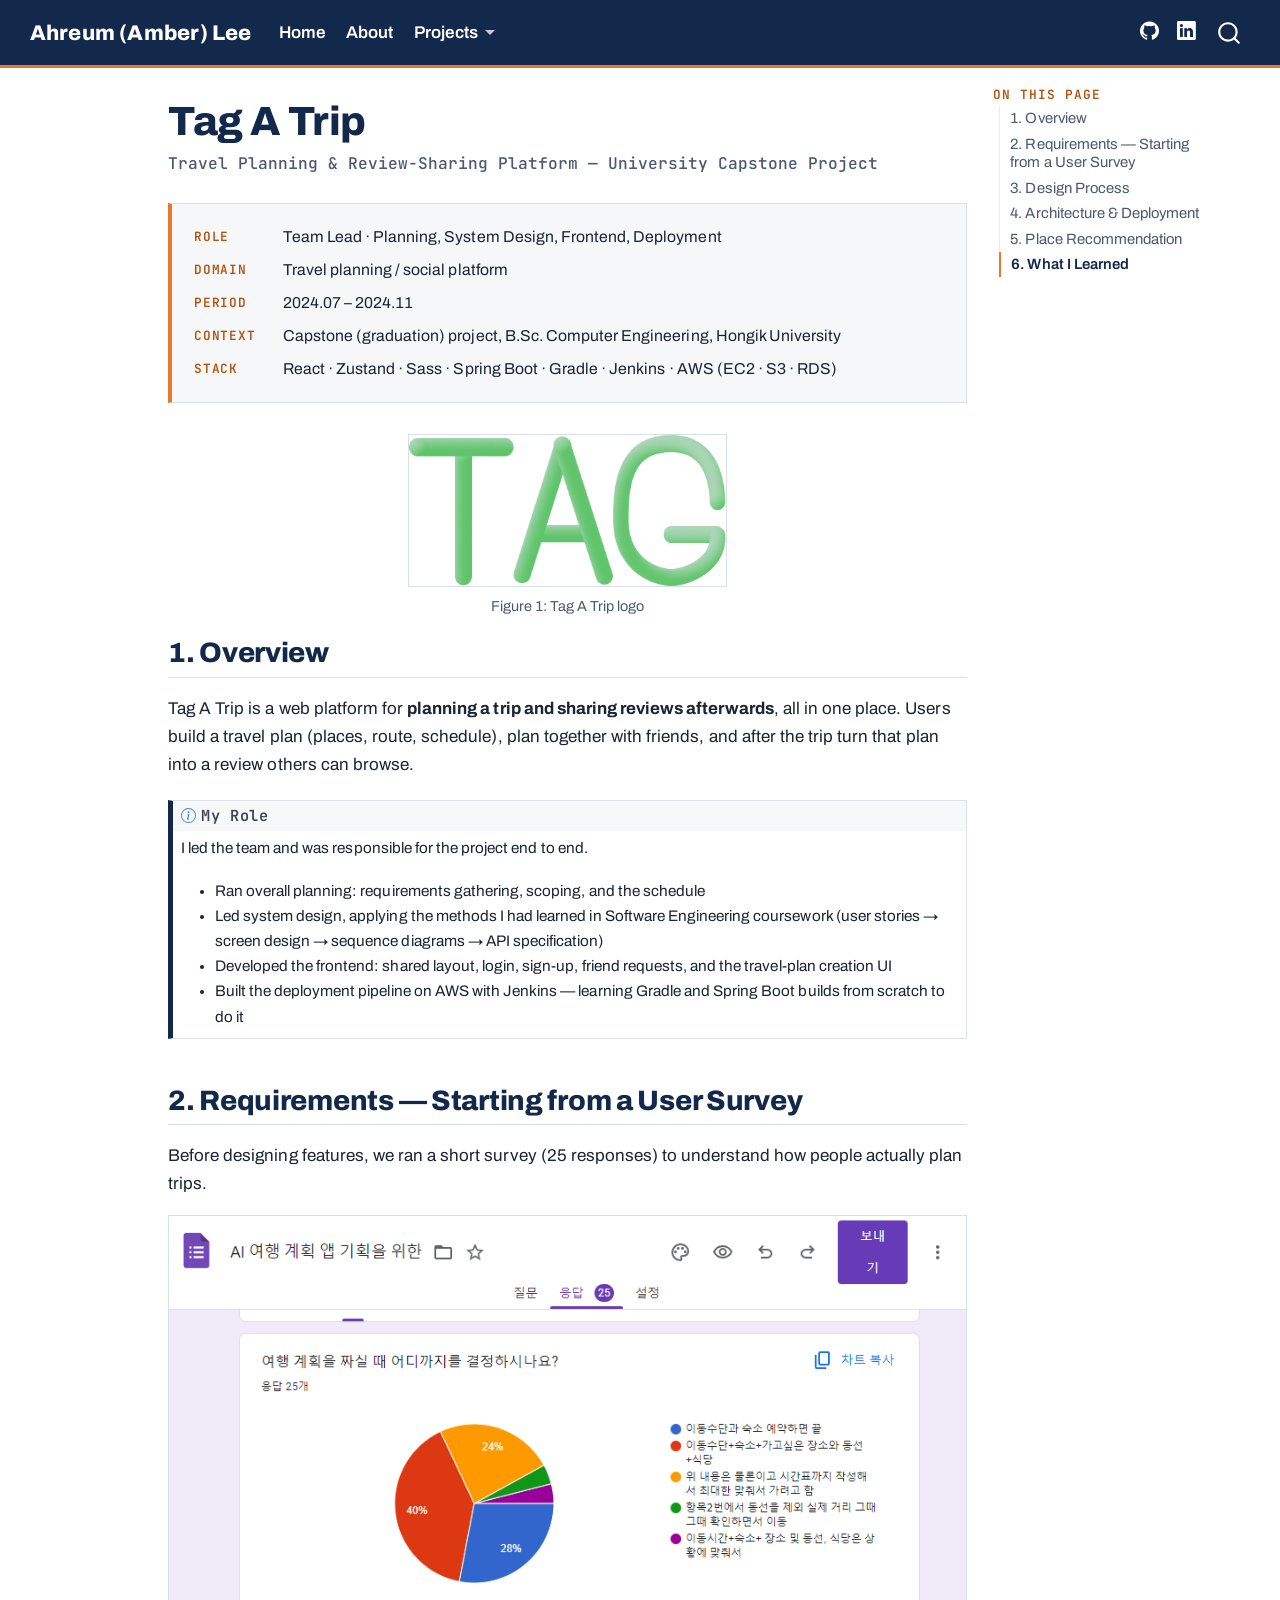
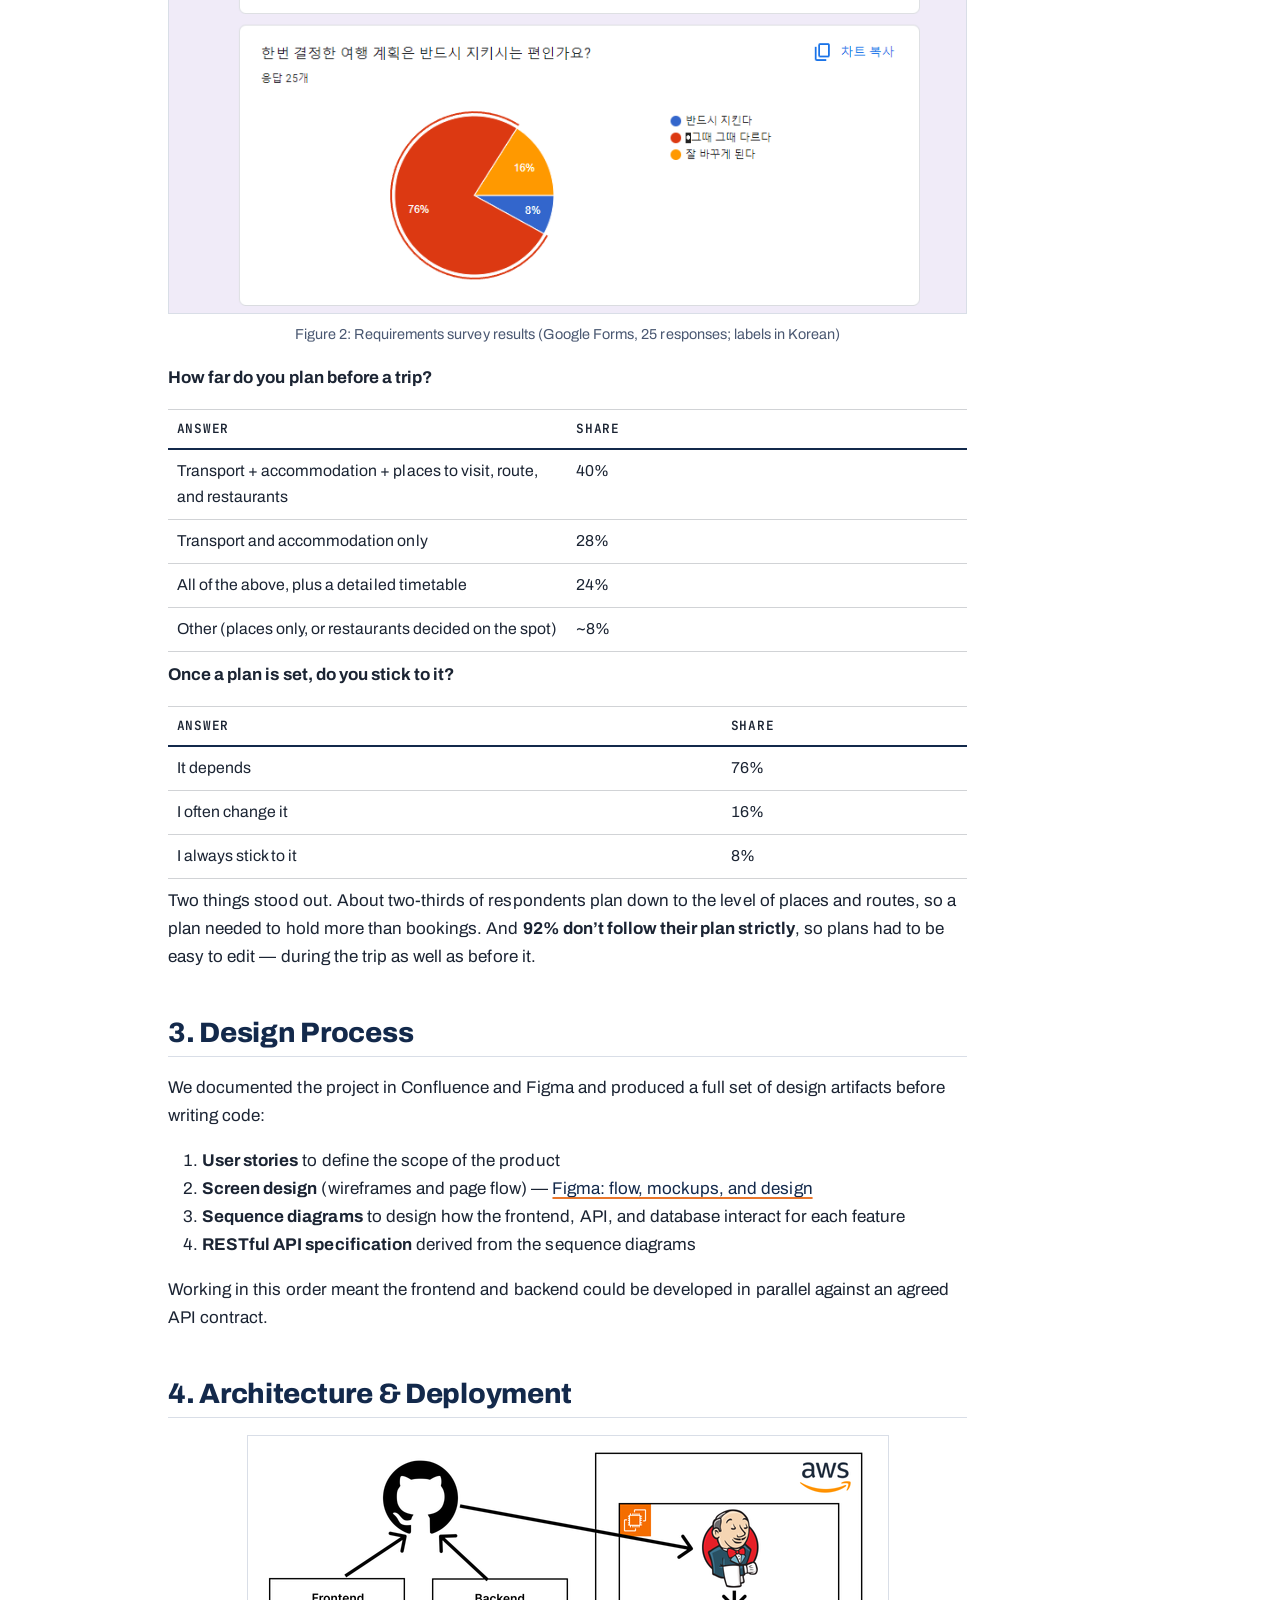
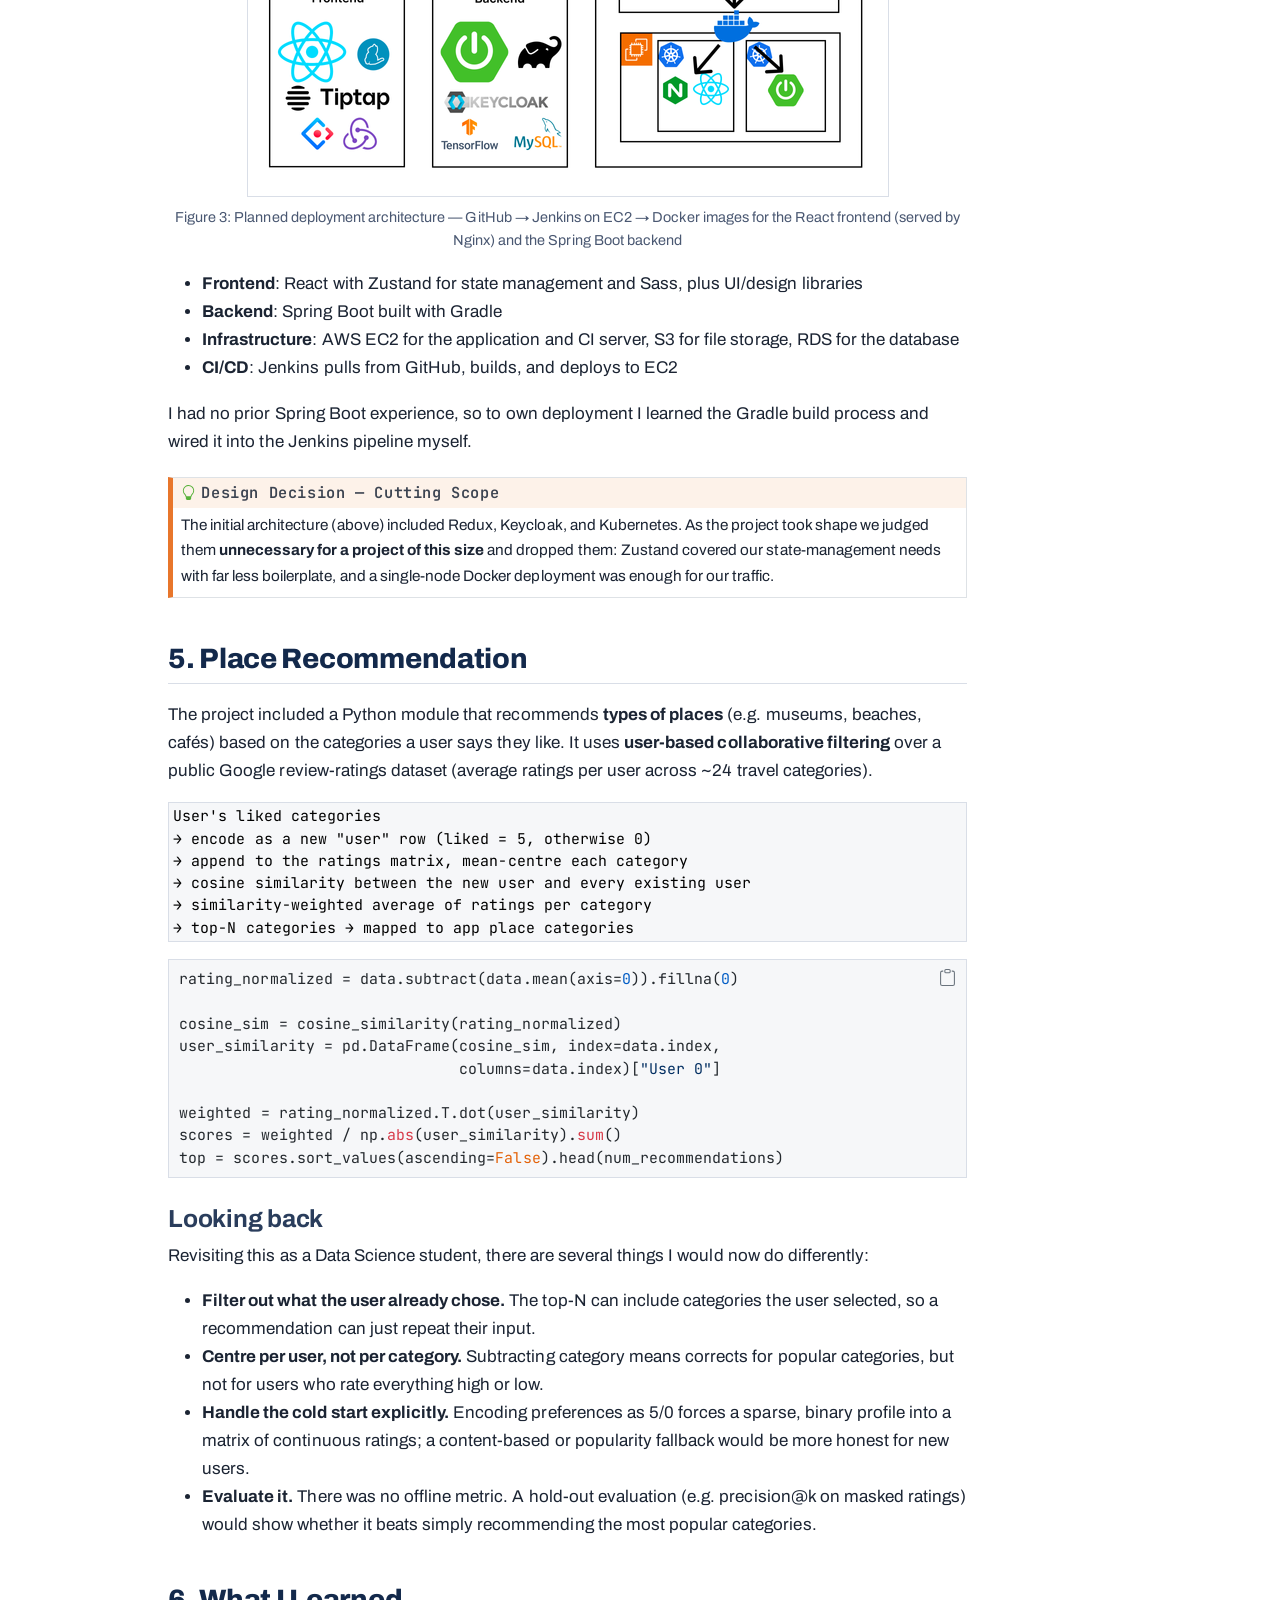
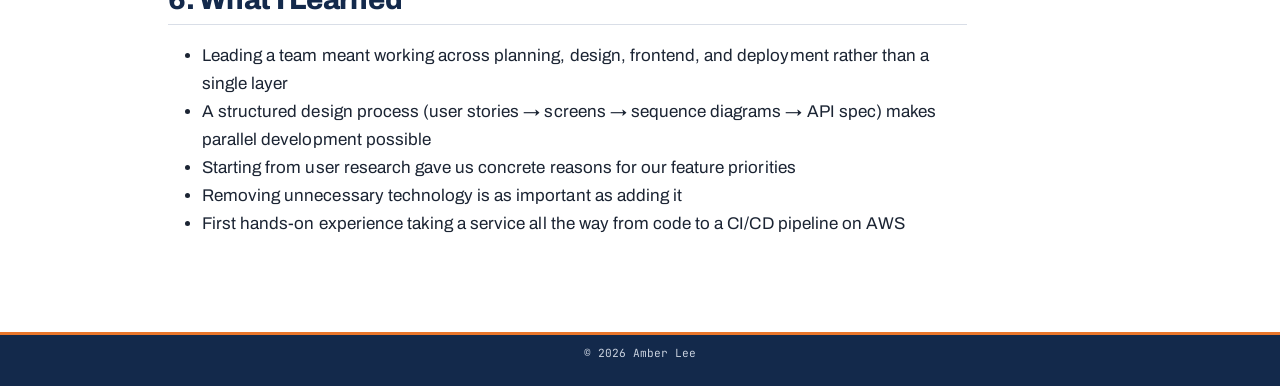
<file: projects/tag-a-trip.html>
<!DOCTYPE html>
<html xmlns="http://www.w3.org/1999/xhtml" lang="en" xml:lang="en"><head>

<meta charset="utf-8">
<meta name="generator" content="quarto-1.10.18">

<meta name="viewport" content="width=device-width, initial-scale=1.0, user-scalable=yes">


<title>Tag A Trip – Ahreum (Amber) Lee</title>
<style>
/* Default styles provided by pandoc.
** See https://pandoc.org/MANUAL.html#variables-for-html for config info.
*/
span.smallcaps{font-variant: small-caps;}
div.columns{display: flex; gap: 1.5em;}
div.column{flex: auto;}
@media screen {
div.columns{gap: min(4vw, 1.5em);}
div.column{overflow-x: auto;}
}
div.hanging-indent{margin-left: 1.5em; text-indent: -1.5em;}
ul.task-list{list-style: none;}
ul.task-list li input[type="checkbox"] {
  width: 0.8em;
  margin: 0 0.8em 0.2em -1em; /* quarto-specific, see https://github.com/quarto-dev/quarto-cli/issues/4556 */ 
  vertical-align: middle;
}
/* CSS for syntax highlighting */
html { -webkit-text-size-adjust: 100%; }
pre > code.sourceCode { white-space: pre; position: relative; }
pre > code.sourceCode > span { display: inline-block; line-height: 1.25; }
pre > code.sourceCode > span:empty { height: 1.2em; }
.sourceCode { overflow: visible; }
code.sourceCode > span { color: inherit; text-decoration: inherit; }
div.sourceCode { margin: 1em 0; }
pre.sourceCode { margin: 0; }
@media screen {
div.sourceCode { overflow: auto; }
}
@media print {
pre > code.sourceCode { white-space: pre-wrap; }
pre > code.sourceCode > span { text-indent: -5em; padding-left: 5em; }
}
pre.numberSource code
  { counter-reset: source-line 0; }
pre.numberSource code > span
  { position: relative; left: -4em; counter-increment: source-line; }
pre.numberSource code > span > a:first-child::before
  { content: counter(source-line);
    position: relative; left: -1em; text-align: right; vertical-align: baseline;
    border: none; display: inline-block;
    -webkit-touch-callout: none; -webkit-user-select: none;
    -khtml-user-select: none; -moz-user-select: none;
    -ms-user-select: none; user-select: none;
    padding: 0 4px; width: 4em;
  }
pre.numberSource { margin-left: 3em;  padding-left: 4px; }
div.sourceCode
  {   }
@media screen {
pre > code.sourceCode > span > a:first-child::before { text-decoration: underline; }
}
</style>


<script src="../site_libs/quarto-nav/quarto-nav.js"></script>
<script src="../site_libs/quarto-nav/headroom.min.js"></script>
<script src="../site_libs/clipboard/clipboard.min.js"></script>
<script src="../site_libs/quarto-search/autocomplete.umd.js"></script>
<script src="../site_libs/quarto-search/fuse.min.js"></script>
<script src="../site_libs/quarto-search/quarto-search.js"></script>
<meta name="quarto:offset" content="../">
<script src="../site_libs/quarto-html/quarto.js" type="module"></script>
<script src="../site_libs/quarto-html/tabsets/tabsets.js" type="module"></script>
<script src="../site_libs/quarto-html/popper.min.js"></script>
<script src="../site_libs/quarto-html/tippy.umd.min.js"></script>
<script src="../site_libs/quarto-html/anchor.min.js"></script>
<link href="../site_libs/quarto-html/tippy.css" rel="stylesheet">
<link href="../site_libs/quarto-html/quarto-syntax-highlighting-e1d31a4f7a251bade64c834abd567611.css" rel="stylesheet" id="quarto-text-highlighting-styles">
<script src="../site_libs/bootstrap/bootstrap.min.js"></script>
<link href="../site_libs/bootstrap/bootstrap-icons.css" rel="stylesheet">
<link href="../site_libs/bootstrap/bootstrap-f9d0feaedb2705bbf7774ef7e4e0ae28.min.css" rel="stylesheet" append-hash="true" id="quarto-bootstrap" data-mode="light">
<script id="quarto-search-options" type="application/json">{
  "location": "navbar",
  "copy-button": false,
  "collapse-after": 3,
  "panel-placement": "end",
  "type": "overlay",
  "limit": 50,
  "keyboard-shortcut": [
    "f",
    "/",
    "s"
  ],
  "show-item-context": false,
  "language": {
    "search-no-results-text": "No results",
    "search-matching-documents-text": "matching documents",
    "search-copy-link-title": "Copy link to search",
    "search-hide-matches-text": "Hide additional matches",
    "search-more-match-text": "more match in this document",
    "search-more-matches-text": "more matches in this document",
    "search-clear-button-title": "Clear",
    "search-text-placeholder": "",
    "search-detached-cancel-button-title": "Cancel",
    "search-submit-button-title": "Submit",
    "search-label": "Search"
  }
}</script>


<link rel="stylesheet" href="../styles.css">
</head>

<body class="nav-fixed quarto-light">

<div id="quarto-search-results"></div>
  <header id="quarto-header" class="headroom fixed-top">
    <nav class="navbar navbar-expand-lg " data-bs-theme="dark">
      <div class="navbar-container container-fluid">
      <div class="navbar-brand-container mx-auto">
    <a class="navbar-brand" href="../index.html">
    <span class="navbar-title">Ahreum (Amber) Lee</span>
    </a>
  </div>
            <div id="quarto-search" class="" title="Search"></div>
          <button class="navbar-toggler" type="button" data-bs-toggle="collapse" data-bs-target="#navbarCollapse" aria-controls="navbarCollapse" role="menu" aria-expanded="false" aria-label="Toggle navigation" onclick="if (window.quartoToggleHeadroom) { window.quartoToggleHeadroom(); }">
  <span class="navbar-toggler-icon"></span>
</button>
          <div class="collapse navbar-collapse" id="navbarCollapse">
            <ul class="navbar-nav navbar-nav-scroll me-auto">
  <li class="nav-item">
    <a class="nav-link" href="../index.html"> 
<span class="menu-text">Home</span></a>
  </li>  
  <li class="nav-item">
    <a class="nav-link" href="../about.html"> 
<span class="menu-text">About</span></a>
  </li>  
  <li class="nav-item dropdown ">
    <a class="nav-link dropdown-toggle" href="#" id="nav-menu-projects" role="link" data-bs-toggle="dropdown" aria-expanded="false">
 <span class="menu-text">Projects</span>
    </a>
    <ul class="dropdown-menu" aria-labelledby="nav-menu-projects">    
        <li>
    <a class="dropdown-item" href="../projects/ai-competition.html">
 <span class="dropdown-text">AI Competition Platform</span></a>
  </li>  
        <li>
    <a class="dropdown-item" href="../projects/metaops.html">
 <span class="dropdown-text">MetaOps Cloud Console</span></a>
  </li>  
        <li>
    <a class="dropdown-item" href="../projects/aiops.html">
 <span class="dropdown-text">AIOps Platform</span></a>
  </li>  
        <li><hr class="dropdown-divider"></li>
        <li class="dropdown-header">Earlier Work</li>
        <li>
    <a class="dropdown-item" href="../projects/tag-a-trip.html">
 <span class="dropdown-text">Tag A Trip (Capstone)</span></a>
  </li>  
        <li>
    <a class="dropdown-item" href="../projects/bootcamp.html">
 <span class="dropdown-text">Data Science Bootcamp</span></a>
  </li>  
    </ul>
  </li>
</ul>
            <ul class="navbar-nav navbar-nav-scroll ms-auto">
  <li class="nav-item compact">
    <a class="nav-link" href="https://github.com/ahreumlee-dev"> <i class="bi bi-github" role="img" aria-label="GitHub">
</i> 
<span class="menu-text"></span></a>
  </li>  
  <li class="nav-item compact">
    <a class="nav-link" href="https://www.linkedin.com/in/ahreum-lee-012a58249"> <i class="bi bi-linkedin" role="img" aria-label="LinkedIn">
</i> 
<span class="menu-text"></span></a>
  </li>  
</ul>
          </div> <!-- /navcollapse -->
            <div class="quarto-navbar-tools">
</div>
      </div> <!-- /container-fluid -->
    </nav>
</header>
<!-- content -->
<div id="quarto-content" class="quarto-container page-columns page-rows-contents page-layout-article page-navbar">
<!-- sidebar -->
<!-- margin-sidebar -->
    <div id="quarto-margin-sidebar" class="sidebar margin-sidebar">
        <nav id="TOC" role="doc-toc" class="toc-active">
    <h2 id="toc-title">On this page</h2>
   
  <ul>
  <li><a href="#overview" id="toc-overview" class="nav-link active" data-scroll-target="#overview">1. Overview</a></li>
  <li><a href="#requirements-starting-from-a-user-survey" id="toc-requirements-starting-from-a-user-survey" class="nav-link" data-scroll-target="#requirements-starting-from-a-user-survey">2. Requirements — Starting from a User Survey</a></li>
  <li><a href="#design-process" id="toc-design-process" class="nav-link" data-scroll-target="#design-process">3. Design Process</a></li>
  <li><a href="#architecture-deployment" id="toc-architecture-deployment" class="nav-link" data-scroll-target="#architecture-deployment">4. Architecture &amp; Deployment</a></li>
  <li><a href="#place-recommendation" id="toc-place-recommendation" class="nav-link" data-scroll-target="#place-recommendation">5. Place Recommendation</a>
  <ul class="collapse">
  <li><a href="#looking-back" id="toc-looking-back" class="nav-link" data-scroll-target="#looking-back">Looking back</a></li>
  </ul></li>
  <li><a href="#what-i-learned" id="toc-what-i-learned" class="nav-link" data-scroll-target="#what-i-learned">6. What I Learned</a></li>
  </ul>
</nav>
    </div>
<!-- main -->
<main class="content" id="quarto-document-content">

<header id="title-block-header" class="quarto-title-block default">
<div class="quarto-title">
<h1 class="title">Tag A Trip</h1>
<p class="subtitle lead">Travel Planning &amp; Review-Sharing Platform — University Capstone Project</p>
</div>



<div class="quarto-title-meta">

    
  
    
  </div>
  


</header>


<div class="project-meta">
<table class="caption-top table">
<colgroup>
<col style="width: 50%">
<col style="width: 50%">
</colgroup>
<tbody>
<tr class="odd">
<td><strong>Role</strong></td>
<td>Team Lead · Planning, System Design, Frontend, Deployment</td>
</tr>
<tr class="even">
<td><strong>Domain</strong></td>
<td>Travel planning / social platform</td>
</tr>
<tr class="odd">
<td><strong>Period</strong></td>
<td>2024.07 – 2024.11</td>
</tr>
<tr class="even">
<td><strong>Context</strong></td>
<td>Capstone (graduation) project, B.Sc. Computer Engineering, Hongik University</td>
</tr>
<tr class="odd">
<td><strong>Stack</strong></td>
<td>React · Zustand · Sass · Spring Boot · Gradle · Jenkins · AWS (EC2 · S3 · RDS)</td>
</tr>
</tbody>
</table>
</div>
<div id="fig-logo" class="quarto-float quarto-figure quarto-figure-center anchored">
<figure class="quarto-float quarto-float-fig figure">
<div aria-describedby="fig-logo-caption-0ceaefa1-69ba-4598-a22c-09a6ac19f8ca">
<img src="../images/tagatrip/logo.png" class="img-fluid figure-img" style="width:40.0%">
</div>
<figcaption class="quarto-float-caption-bottom quarto-float-caption quarto-float-fig" id="fig-logo-caption-0ceaefa1-69ba-4598-a22c-09a6ac19f8ca">
Figure&nbsp;1: Tag A Trip logo
</figcaption>
</figure>
</div>
<section id="overview" class="level2">
<h2 class="anchored" data-anchor-id="overview">1. Overview</h2>
<p>Tag A Trip is a web platform for <strong>planning a trip and sharing reviews afterwards</strong>, all in one place. Users build a travel plan (places, route, schedule), plan together with friends, and after the trip turn that plan into a review others can browse.</p>
<div class="callout callout-style-default callout-note callout-titled">
<div class="callout-header d-flex align-content-center">
<div class="callout-icon-container">
<i class="callout-icon"></i>
</div>
<div class="callout-title-container flex-fill">
<span class="screen-reader-only">Note</span>My Role
</div>
</div>
<div class="callout-body-container callout-body">
<p>I led the team and was responsible for the project end to end.</p>
<ul>
<li>Ran overall planning: requirements gathering, scoping, and the schedule</li>
<li>Led system design, applying the methods I had learned in Software Engineering coursework (user stories → screen design → sequence diagrams → API specification)</li>
<li>Developed the frontend: shared layout, login, sign-up, friend requests, and the travel-plan creation UI</li>
<li>Built the deployment pipeline on AWS with Jenkins — learning Gradle and Spring Boot builds from scratch to do it</li>
</ul>
</div>
</div>
</section>
<section id="requirements-starting-from-a-user-survey" class="level2">
<h2 class="anchored" data-anchor-id="requirements-starting-from-a-user-survey">2. Requirements — Starting from a User Survey</h2>
<p>Before designing features, we ran a short survey (25 responses) to understand how people actually plan trips.</p>
<div id="fig-survey" class="quarto-float quarto-figure quarto-figure-center anchored">
<figure class="quarto-float quarto-float-fig figure">
<div aria-describedby="fig-survey-caption-0ceaefa1-69ba-4598-a22c-09a6ac19f8ca">
<img src="../images/tagatrip/survey-results.png" class="img-fluid figure-img">
</div>
<figcaption class="quarto-float-caption-bottom quarto-float-caption quarto-float-fig" id="fig-survey-caption-0ceaefa1-69ba-4598-a22c-09a6ac19f8ca">
Figure&nbsp;2: Requirements survey results (Google Forms, 25 responses; labels in Korean)
</figcaption>
</figure>
</div>
<p><strong>How far do you plan before a trip?</strong></p>
<table class="caption-top table">
<colgroup>
<col style="width: 50%">
<col style="width: 50%">
</colgroup>
<thead>
<tr class="header">
<th>Answer</th>
<th>Share</th>
</tr>
</thead>
<tbody>
<tr class="odd">
<td>Transport + accommodation + places to visit, route, and restaurants</td>
<td>40%</td>
</tr>
<tr class="even">
<td>Transport and accommodation only</td>
<td>28%</td>
</tr>
<tr class="odd">
<td>All of the above, plus a detailed timetable</td>
<td>24%</td>
</tr>
<tr class="even">
<td>Other (places only, or restaurants decided on the spot)</td>
<td>~8%</td>
</tr>
</tbody>
</table>
<p><strong>Once a plan is set, do you stick to it?</strong></p>
<table class="caption-top table">
<thead>
<tr class="header">
<th>Answer</th>
<th>Share</th>
</tr>
</thead>
<tbody>
<tr class="odd">
<td>It depends</td>
<td>76%</td>
</tr>
<tr class="even">
<td>I often change it</td>
<td>16%</td>
</tr>
<tr class="odd">
<td>I always stick to it</td>
<td>8%</td>
</tr>
</tbody>
</table>
<p>Two things stood out. About two-thirds of respondents plan down to the level of places and routes, so a plan needed to hold more than bookings. And <strong>92% don’t follow their plan strictly</strong>, so plans had to be easy to edit — during the trip as well as before it.</p>
</section>
<section id="design-process" class="level2">
<h2 class="anchored" data-anchor-id="design-process">3. Design Process</h2>
<p>We documented the project in Confluence and Figma and produced a full set of design artifacts before writing code:</p>
<ol type="1">
<li><strong>User stories</strong> to define the scope of the product</li>
<li><strong>Screen design</strong> (wireframes and page flow) — <a href="https://www.figma.com/design/zcwwirEeCrisekpSuiD95j/Flow?node-id=14-125&amp;t=S4p7eEY8agLjLpfK-1">Figma: flow, mockups, and design</a></li>
<li><strong>Sequence diagrams</strong> to design how the frontend, API, and database interact for each feature</li>
<li><strong>RESTful API specification</strong> derived from the sequence diagrams</li>
</ol>
<p>Working in this order meant the frontend and backend could be developed in parallel against an agreed API contract.</p>
</section>
<section id="architecture-deployment" class="level2">
<h2 class="anchored" data-anchor-id="architecture-deployment">4. Architecture &amp; Deployment</h2>
<div id="fig-architecture" class="quarto-float quarto-figure quarto-figure-center anchored">
<figure class="quarto-float quarto-float-fig figure">
<div aria-describedby="fig-architecture-caption-0ceaefa1-69ba-4598-a22c-09a6ac19f8ca">
<img src="../images/tagatrip/deployment-architecture.png" class="img-fluid figure-img">
</div>
<figcaption class="quarto-float-caption-bottom quarto-float-caption quarto-float-fig" id="fig-architecture-caption-0ceaefa1-69ba-4598-a22c-09a6ac19f8ca">
Figure&nbsp;3: Planned deployment architecture — GitHub → Jenkins on EC2 → Docker images for the React frontend (served by Nginx) and the Spring Boot backend
</figcaption>
</figure>
</div>
<ul>
<li><strong>Frontend</strong>: React with Zustand for state management and Sass, plus UI/design libraries</li>
<li><strong>Backend</strong>: Spring Boot built with Gradle</li>
<li><strong>Infrastructure</strong>: AWS EC2 for the application and CI server, S3 for file storage, RDS for the database</li>
<li><strong>CI/CD</strong>: Jenkins pulls from GitHub, builds, and deploys to EC2</li>
</ul>
<p>I had no prior Spring Boot experience, so to own deployment I learned the Gradle build process and wired it into the Jenkins pipeline myself.</p>
<div class="callout callout-style-default callout-tip callout-titled">
<div class="callout-header d-flex align-content-center">
<div class="callout-icon-container">
<i class="callout-icon"></i>
</div>
<div class="callout-title-container flex-fill">
<span class="screen-reader-only">Tip</span>Design Decision — Cutting Scope
</div>
</div>
<div class="callout-body-container callout-body">
<p>The initial architecture (above) included Redux, Keycloak, and Kubernetes. As the project took shape we judged them <strong>unnecessary for a project of this size</strong> and dropped them: Zustand covered our state-management needs with far less boilerplate, and a single-node Docker deployment was enough for our traffic.</p>
</div>
</div>
</section>
<section id="place-recommendation" class="level2">
<h2 class="anchored" data-anchor-id="place-recommendation">5. Place Recommendation</h2>
<p>The project included a Python module that recommends <strong>types of places</strong> (e.g.&nbsp;museums, beaches, cafés) based on the categories a user says they like. It uses <strong>user-based collaborative filtering</strong> over a public Google review-ratings dataset (average ratings per user across ~24 travel categories).</p>
<pre class="text"><code>User's liked categories
→ encode as a new "user" row (liked = 5, otherwise 0)
→ append to the ratings matrix, mean-centre each category
→ cosine similarity between the new user and every existing user
→ similarity-weighted average of ratings per category
→ top-N categories → mapped to app place categories</code></pre>
<div class="code-copy-outer-scaffold"><div class="sourceCode" id="cb2"><pre class="sourceCode python code-with-copy"><code class="sourceCode python"><span id="cb2-1"><a href="#cb2-1" aria-hidden="true" tabindex="-1"></a>rating_normalized <span class="op">=</span> data.subtract(data.mean(axis<span class="op">=</span><span class="dv">0</span>)).fillna(<span class="dv">0</span>)</span>
<span id="cb2-2"><a href="#cb2-2" aria-hidden="true" tabindex="-1"></a></span>
<span id="cb2-3"><a href="#cb2-3" aria-hidden="true" tabindex="-1"></a>cosine_sim <span class="op">=</span> cosine_similarity(rating_normalized)</span>
<span id="cb2-4"><a href="#cb2-4" aria-hidden="true" tabindex="-1"></a>user_similarity <span class="op">=</span> pd.DataFrame(cosine_sim, index<span class="op">=</span>data.index,</span>
<span id="cb2-5"><a href="#cb2-5" aria-hidden="true" tabindex="-1"></a>                               columns<span class="op">=</span>data.index)[<span class="st">"User 0"</span>]</span>
<span id="cb2-6"><a href="#cb2-6" aria-hidden="true" tabindex="-1"></a></span>
<span id="cb2-7"><a href="#cb2-7" aria-hidden="true" tabindex="-1"></a>weighted <span class="op">=</span> rating_normalized.T.dot(user_similarity)</span>
<span id="cb2-8"><a href="#cb2-8" aria-hidden="true" tabindex="-1"></a>scores <span class="op">=</span> weighted <span class="op">/</span> np.<span class="bu">abs</span>(user_similarity).<span class="bu">sum</span>()</span>
<span id="cb2-9"><a href="#cb2-9" aria-hidden="true" tabindex="-1"></a>top <span class="op">=</span> scores.sort_values(ascending<span class="op">=</span><span class="va">False</span>).head(num_recommendations)</span></code></pre></div><button title="Copy to Clipboard" class="code-copy-button"><i class="bi"></i></button></div>
<section id="looking-back" class="level3">
<h3 class="anchored" data-anchor-id="looking-back">Looking back</h3>
<p>Revisiting this as a Data Science student, there are several things I would now do differently:</p>
<ul>
<li><strong>Filter out what the user already chose.</strong> The top-N can include categories the user selected, so a recommendation can just repeat their input.</li>
<li><strong>Centre per user, not per category.</strong> Subtracting category means corrects for popular categories, but not for users who rate everything high or low.</li>
<li><strong>Handle the cold start explicitly.</strong> Encoding preferences as 5/0 forces a sparse, binary profile into a matrix of continuous ratings; a content-based or popularity fallback would be more honest for new users.</li>
<li><strong>Evaluate it.</strong> There was no offline metric. A hold-out evaluation (e.g.&nbsp;precision@k on masked ratings) would show whether it beats simply recommending the most popular categories.</li>
</ul>
</section>
</section>
<section id="what-i-learned" class="level2">
<h2 class="anchored" data-anchor-id="what-i-learned">6. What I Learned</h2>
<ul>
<li>Leading a team meant working across planning, design, frontend, and deployment rather than a single layer</li>
<li>A structured design process (user stories → screens → sequence diagrams → API spec) makes parallel development possible</li>
<li>Starting from user research gave us concrete reasons for our feature priorities</li>
<li>Removing unnecessary technology is as important as adding it</li>
<li>First hands-on experience taking a service all the way from code to a CI/CD pipeline on AWS</li>
</ul>


</section>

</main> <!-- /main -->
<script id="quarto-html-after-body" type="application/javascript">
  window.document.addEventListener("DOMContentLoaded", function (event) {
    const icon = "";
    const anchorJS = new window.AnchorJS();
    anchorJS.options = {
      placement: 'right',
      icon: icon
    };
    anchorJS.add('.anchored');
    const isCodeAnnotation = (el) => {
      for (const clz of el.classList) {
        if (clz.startsWith('code-annotation-')) {                     
          return true;
        }
      }
      return false;
    }
    const onCopySuccess = function(e) {
      // button target
      const button = e.trigger;
      // don't keep focus
      button.blur();
      // flash "checked"
      button.classList.add('code-copy-button-checked');
      var currentTitle = button.getAttribute("title");
      button.setAttribute("title", "Copied!");
      let tooltip;
      if (window.bootstrap) {
        button.setAttribute("data-bs-toggle", "tooltip");
        button.setAttribute("data-bs-placement", "left");
        button.setAttribute("data-bs-title", "Copied!");
        tooltip = new bootstrap.Tooltip(button, 
          { trigger: "manual", 
            customClass: "code-copy-button-tooltip",
            offset: [0, -8]});
        tooltip.show();    
      }
      setTimeout(function() {
        if (tooltip) {
          tooltip.hide();
          button.removeAttribute("data-bs-title");
          button.removeAttribute("data-bs-toggle");
          button.removeAttribute("data-bs-placement");
        }
        button.setAttribute("title", currentTitle);
        button.classList.remove('code-copy-button-checked');
      }, 1000);
      // clear code selection
      e.clearSelection();
    }
    const getTextToCopy = function(trigger) {
      const outerScaffold = trigger.parentElement.cloneNode(true);
      const codeEl = outerScaffold.querySelector('code');
      for (const childEl of codeEl.children) {
        if (isCodeAnnotation(childEl)) {
          childEl.remove();
        }
      }
      return codeEl.innerText;
    }
    const clipboard = new window.ClipboardJS('.code-copy-button:not([data-in-quarto-modal])', {
      text: getTextToCopy
    });
    clipboard.on('success', onCopySuccess);
    if (window.document.getElementById('quarto-embedded-source-code-modal')) {
      const clipboardModal = new window.ClipboardJS('.code-copy-button[data-in-quarto-modal]', {
        text: getTextToCopy,
        container: window.document.getElementById('quarto-embedded-source-code-modal')
      });
      clipboardModal.on('success', onCopySuccess);
    }
      var localhostRegex = new RegExp(/^(?:http|https):\/\/localhost\:?[0-9]*\//);
      var mailtoRegex = new RegExp(/^mailto:/);
        var filterRegex = new RegExp("https:\/\/ahreumlee-dev\.github\.io\/ar-dev-docs\/");
      var isInternal = (href) => {
          return filterRegex.test(href) || localhostRegex.test(href) || mailtoRegex.test(href);
      }
      // Inspect non-navigation links and adorn them if external
     var links = window.document.querySelectorAll('a[href]:not(.nav-link):not(.navbar-brand):not(.toc-action):not(.sidebar-link):not(.sidebar-item-toggle):not(.pagination-link):not(.no-external):not([aria-hidden]):not(.dropdown-item):not(.quarto-navigation-tool):not(.about-link)');
      for (var i=0; i<links.length; i++) {
        const link = links[i];
        if (!isInternal(link.href)) {
          // undo the damage that might have been done by quarto-nav.js in the case of
          // links that we want to consider external
          if (link.dataset.originalHref !== undefined) {
            link.href = link.dataset.originalHref;
          }
        }
      }
    function tippyHover(el, contentFn, onTriggerFn, onUntriggerFn) {
      const config = {
        allowHTML: true,
        maxWidth: 500,
        delay: 100,
        arrow: false,
        appendTo: function(el) {
            return el.parentElement;
        },
        interactive: true,
        interactiveBorder: 10,
        theme: 'quarto',
        placement: 'bottom-start',
      };
      if (contentFn) {
        config.content = contentFn;
      }
      if (onTriggerFn) {
        config.onTrigger = onTriggerFn;
      }
      if (onUntriggerFn) {
        config.onUntrigger = onUntriggerFn;
      }
      window.tippy(el, config); 
    }
    const noterefs = window.document.querySelectorAll('a[role="doc-noteref"]');
    for (var i=0; i<noterefs.length; i++) {
      const ref = noterefs[i];
      tippyHover(ref, function() {
        // use id or data attribute instead here
        let href = ref.getAttribute('data-footnote-href') || ref.getAttribute('href');
        try { href = new URL(href).hash; } catch {}
        const id = href.replace(/^#\/?/, "");
        const note = window.document.getElementById(id);
        if (note) {
          return note.innerHTML;
        } else {
          return "";
        }
      });
    }
    const xrefs = window.document.querySelectorAll('a.quarto-xref');
    const processXRef = (id, note) => {
      // Strip column container classes
      const stripColumnClz = (el) => {
        el.classList.remove("page-full", "page-columns");
        if (el.children) {
          for (const child of el.children) {
            stripColumnClz(child);
          }
        }
      }
      stripColumnClz(note)
      if (id === null || id.startsWith('sec-')) {
        // Special case sections, only their first couple elements
        const container = document.createElement("div");
        if (note.children && note.children.length > 2) {
          container.appendChild(note.children[0].cloneNode(true));
          for (let i = 1; i < note.children.length; i++) {
            const child = note.children[i];
            if (child.tagName === "P" && child.innerText === "") {
              continue;
            } else {
              container.appendChild(child.cloneNode(true));
              break;
            }
          }
          if (window.Quarto?.typesetMath) {
            window.Quarto.typesetMath(container);
          }
          return container.innerHTML
        } else {
          if (window.Quarto?.typesetMath) {
            window.Quarto.typesetMath(note);
          }
          return note.innerHTML;
        }
      } else {
        // Remove any anchor links if they are present
        const anchorLink = note.querySelector('a.anchorjs-link');
        if (anchorLink) {
          anchorLink.remove();
        }
        if (window.Quarto?.typesetMath) {
          window.Quarto.typesetMath(note);
        }
        if (note.classList.contains("callout")) {
          return note.outerHTML;
        } else {
          return note.innerHTML;
        }
      }
    }
    for (var i=0; i<xrefs.length; i++) {
      const xref = xrefs[i];
      tippyHover(xref, undefined, function(instance) {
        instance.disable();
        let url = xref.getAttribute('href');
        let hash = undefined; 
        if (url.startsWith('#')) {
          hash = url;
        } else {
          try { hash = new URL(url).hash; } catch {}
        }
        if (hash) {
          const id = hash.replace(/^#\/?/, "");
          const note = window.document.getElementById(id);
          if (note !== null) {
            try {
              const html = processXRef(id, note.cloneNode(true));
              instance.setContent(html);
            } finally {
              instance.enable();
              instance.show();
            }
          } else {
            // See if we can fetch this
            fetch(url.split('#')[0])
            .then(res => res.text())
            .then(html => {
              const parser = new DOMParser();
              const htmlDoc = parser.parseFromString(html, "text/html");
              const note = htmlDoc.getElementById(id);
              if (note !== null) {
                const html = processXRef(id, note);
                instance.setContent(html);
              } 
            }).finally(() => {
              instance.enable();
              instance.show();
            });
          }
        } else {
          // See if we can fetch a full url (with no hash to target)
          // This is a special case and we should probably do some content thinning / targeting
          fetch(url)
          .then(res => res.text())
          .then(html => {
            const parser = new DOMParser();
            const htmlDoc = parser.parseFromString(html, "text/html");
            const note = htmlDoc.querySelector('main.content');
            if (note !== null) {
              // This should only happen for chapter cross references
              // (since there is no id in the URL)
              // remove the first header
              if (note.children.length > 0 && note.children[0].tagName === "HEADER") {
                note.children[0].remove();
              }
              const html = processXRef(null, note);
              instance.setContent(html);
            } 
          }).finally(() => {
            instance.enable();
            instance.show();
          });
        }
      }, function(instance) {
      });
    }
        let selectedAnnoteEl;
        const selectorForAnnotation = ( cell, annotation) => {
          let cellAttr = 'data-code-cell="' + cell + '"';
          let lineAttr = 'data-code-annotation="' +  annotation + '"';
          const selector = 'span[' + cellAttr + '][' + lineAttr + ']';
          return selector;
        }
        const selectCodeLines = (annoteEl) => {
          const doc = window.document;
          const targetCell = annoteEl.getAttribute("data-target-cell");
          const targetAnnotation = annoteEl.getAttribute("data-target-annotation");
          const annoteSpan = window.document.querySelector(selectorForAnnotation(targetCell, targetAnnotation));
          const lines = annoteSpan.getAttribute("data-code-lines").split(",");
          const lineIds = lines.map((line) => {
            return targetCell + "-" + line;
          })
          let top = null;
          let height = null;
          let parent = null;
          if (lineIds.length > 0) {
              //compute the position of the single el (top and bottom and make a div)
              const el = window.document.getElementById(lineIds[0]);
              top = el.offsetTop;
              height = el.offsetHeight;
              parent = el.parentElement.parentElement;
            if (lineIds.length > 1) {
              const lastEl = window.document.getElementById(lineIds[lineIds.length - 1]);
              const bottom = lastEl.offsetTop + lastEl.offsetHeight;
              height = bottom - top;
            }
            if (top !== null && height !== null && parent !== null) {
              // cook up a div (if necessary) and position it 
              let div = window.document.getElementById("code-annotation-line-highlight");
              if (div === null) {
                div = window.document.createElement("div");
                div.setAttribute("id", "code-annotation-line-highlight");
                div.style.position = 'absolute';
                parent.appendChild(div);
              }
              div.style.top = top - 2 + "px";
              div.style.height = height + 4 + "px";
              div.style.left = 0;
              let gutterDiv = window.document.getElementById("code-annotation-line-highlight-gutter");
              if (gutterDiv === null) {
                gutterDiv = window.document.createElement("div");
                gutterDiv.setAttribute("id", "code-annotation-line-highlight-gutter");
                gutterDiv.style.position = 'absolute';
                const codeCell = window.document.getElementById(targetCell);
                const gutter = codeCell.querySelector('.code-annotation-gutter');
                gutter.appendChild(gutterDiv);
              }
              gutterDiv.style.top = top - 2 + "px";
              gutterDiv.style.height = height + 4 + "px";
            }
            selectedAnnoteEl = annoteEl;
          }
        };
        const unselectCodeLines = () => {
          const elementsIds = ["code-annotation-line-highlight", "code-annotation-line-highlight-gutter"];
          elementsIds.forEach((elId) => {
            const div = window.document.getElementById(elId);
            if (div) {
              div.remove();
            }
          });
          selectedAnnoteEl = undefined;
        };
          // Handle positioning of the toggle
      window.addEventListener(
        "resize",
        throttle(() => {
          elRect = undefined;
          if (selectedAnnoteEl) {
            selectCodeLines(selectedAnnoteEl);
          }
        }, 10)
      );
      function throttle(fn, ms) {
      let throttle = false;
      let timer;
        return (...args) => {
          if(!throttle) { // first call gets through
              fn.apply(this, args);
              throttle = true;
          } else { // all the others get throttled
              if(timer) clearTimeout(timer); // cancel #2
              timer = setTimeout(() => {
                fn.apply(this, args);
                timer = throttle = false;
              }, ms);
          }
        };
      }
        // Attach click handler to the DT
        const annoteDls = window.document.querySelectorAll('dt[data-target-cell]');
        for (const annoteDlNode of annoteDls) {
          annoteDlNode.addEventListener('click', (event) => {
            const clickedEl = event.target;
            if (clickedEl !== selectedAnnoteEl) {
              unselectCodeLines();
              const activeEl = window.document.querySelector('dt[data-target-cell].code-annotation-active');
              if (activeEl) {
                activeEl.classList.remove('code-annotation-active');
              }
              selectCodeLines(clickedEl);
              clickedEl.classList.add('code-annotation-active');
            } else {
              // Unselect the line
              unselectCodeLines();
              clickedEl.classList.remove('code-annotation-active');
            }
          });
        }
    const findCites = (el) => {
      const parentEl = el.parentElement;
      if (parentEl) {
        const cites = parentEl.dataset.cites;
        if (cites) {
          return {
            el,
            cites: cites.split(' ')
          };
        } else {
          return findCites(el.parentElement)
        }
      } else {
        return undefined;
      }
    };
    var bibliorefs = window.document.querySelectorAll('a[role="doc-biblioref"]');
    for (var i=0; i<bibliorefs.length; i++) {
      const ref = bibliorefs[i];
      const citeInfo = findCites(ref);
      if (citeInfo) {
        tippyHover(citeInfo.el, function() {
          var popup = window.document.createElement('div');
          citeInfo.cites.forEach(function(cite) {
            var citeDiv = window.document.createElement('div');
            citeDiv.classList.add('hanging-indent');
            citeDiv.classList.add('csl-entry');
            var biblioDiv = window.document.getElementById('ref-' + cite);
            if (biblioDiv) {
              citeDiv.innerHTML = biblioDiv.innerHTML;
            }
            popup.appendChild(citeDiv);
          });
          return popup.innerHTML;
        });
      }
    }
  });
  </script>
</div> <!-- /content -->
<footer class="footer">
  <div class="nav-footer">
    <div class="nav-footer-left">
      &nbsp;
    </div>   
    <div class="nav-footer-center">
<p>© 2026 Amber Lee</p>
</div>
    <div class="nav-footer-right">
      &nbsp;
    </div>
  </div>
</footer>




</body></html>
</file>
<file: site_libs/quarto-html/tippy.css>
.tippy-box[data-animation=fade][data-state=hidden]{opacity:0}[data-tippy-root]{max-width:calc(100vw - 10px)}.tippy-box{position:relative;background-color:#333;color:#fff;border-radius:4px;font-size:14px;line-height:1.4;white-space:normal;outline:0;transition-property:transform,visibility,opacity}.tippy-box[data-placement^=top]>.tippy-arrow{bottom:0}.tippy-box[data-placement^=top]>.tippy-arrow:before{bottom:-7px;left:0;border-width:8px 8px 0;border-top-color:initial;transform-origin:center top}.tippy-box[data-placement^=bottom]>.tippy-arrow{top:0}.tippy-box[data-placement^=bottom]>.tippy-arrow:before{top:-7px;left:0;border-width:0 8px 8px;border-bottom-color:initial;transform-origin:center bottom}.tippy-box[data-placement^=left]>.tippy-arrow{right:0}.tippy-box[data-placement^=left]>.tippy-arrow:before{border-width:8px 0 8px 8px;border-left-color:initial;right:-7px;transform-origin:center left}.tippy-box[data-placement^=right]>.tippy-arrow{left:0}.tippy-box[data-placement^=right]>.tippy-arrow:before{left:-7px;border-width:8px 8px 8px 0;border-right-color:initial;transform-origin:center right}.tippy-box[data-inertia][data-state=visible]{transition-timing-function:cubic-bezier(.54,1.5,.38,1.11)}.tippy-arrow{width:16px;height:16px;color:#333}.tippy-arrow:before{content:"";position:absolute;border-color:transparent;border-style:solid}.tippy-content{position:relative;padding:5px 9px;z-index:1}
</file>
<file: site_libs/quarto-html/quarto-syntax-highlighting-e1d31a4f7a251bade64c834abd567611.css>
/* quarto syntax highlight colors */
:root {
  --quarto-hl-al-color: #ff5555;
  --quarto-hl-an-color: #6a737d;
  --quarto-hl-at-color: #d73a49;
  --quarto-hl-bn-color: #005cc5;
  --quarto-hl-bu-color: #d73a49;
  --quarto-hl-ch-color: #032f62;
  --quarto-hl-co-color: #6a737d;
  --quarto-hl-cv-color: #6a737d;
  --quarto-hl-cn-color: #005cc5;
  --quarto-hl-cf-color: #d73a49;
  --quarto-hl-dt-color: #d73a49;
  --quarto-hl-dv-color: #005cc5;
  --quarto-hl-do-color: #6a737d;
  --quarto-hl-er-color: #ff5555;
  --quarto-hl-ex-color: #d73a49;
  --quarto-hl-fl-color: #005cc5;
  --quarto-hl-fu-color: #6f42c1;
  --quarto-hl-im-color: #032f62;
  --quarto-hl-in-color: #6a737d;
  --quarto-hl-kw-color: #d73a49;
  --quarto-hl-op-color: #24292e;
  --quarto-hl-pp-color: #d73a49;
  --quarto-hl-re-color: #6a737d;
  --quarto-hl-sc-color: #005cc5;
  --quarto-hl-ss-color: #032f62;
  --quarto-hl-st-color: #032f62;
  --quarto-hl-va-color: #e36209;
  --quarto-hl-vs-color: #032f62;
  --quarto-hl-wa-color: #ff5555;
}

/* other quarto variables */
:root {
  --quarto-font-monospace: "JetBrains Mono", ui-monospace, "SFMono-Regular", Consolas, monospace;
}

/* syntax highlight based on Pandoc's rules */
pre > code.sourceCode > span {
  color: #24292e;
}

code.sourceCode > span {
  color: #24292e;
}

div.sourceCode,
div.sourceCode pre.sourceCode {
  color: #24292e;
}

/* Normal */
code span {
  color: #24292e;
}

/* Alert */
code span.al {
  font-weight: bold;
  color: #ff5555;
}

/* Annotation */
code span.an {
  color: #6a737d;
}

/* Attribute */
code span.at {
  color: #d73a49;
}

/* BaseN */
code span.bn {
  color: #005cc5;
}

/* BuiltIn */
code span.bu {
  color: #d73a49;
}

/* ControlFlow */
code span.cf {
  color: #d73a49;
}

/* Char */
code span.ch {
  color: #032f62;
}

/* Constant */
code span.cn {
  color: #005cc5;
}

/* Comment */
code span.co {
  color: #6a737d;
}

/* CommentVar */
code span.cv {
  color: #6a737d;
}

/* Documentation */
code span.do {
  color: #6a737d;
}

/* DataType */
code span.dt {
  color: #d73a49;
}

/* DecVal */
code span.dv {
  color: #005cc5;
}

/* Error */
code span.er {
  color: #ff5555;
  text-decoration: underline;
}

/* Extension */
code span.ex {
  font-weight: bold;
  color: #d73a49;
}

/* Float */
code span.fl {
  color: #005cc5;
}

/* Function */
code span.fu {
  color: #6f42c1;
}

/* Import */
code span.im {
  color: #032f62;
}

/* Information */
code span.in {
  color: #6a737d;
}

/* Keyword */
code span.kw {
  color: #d73a49;
}

/* Operator */
code span.op {
  color: #24292e;
}

/* Preprocessor */
code span.pp {
  color: #d73a49;
}

/* RegionMarker */
code span.re {
  color: #6a737d;
}

/* SpecialChar */
code span.sc {
  color: #005cc5;
}

/* SpecialString */
code span.ss {
  color: #032f62;
}

/* String */
code span.st {
  color: #032f62;
}

/* Variable */
code span.va {
  color: #e36209;
}

/* VerbatimString */
code span.vs {
  color: #032f62;
}

/* Warning */
code span.wa {
  color: #ff5555;
}

.prevent-inlining {
  content: "</";
}

/*# sourceMappingURL=11f9638b9eeb9a56dfbd15294468e8b7.css.map */
</file>
<file: styles.css>
/* Portfolio styles — matched to the business card
   navy #13294B · orange #E8762B · Archivo + JetBrains Mono · square corners, no gradients */

:root {
  --navy: #13294B;
  --orange: #E8762B;
  --orange-light: #F2914A;
  --orange-text: #B4520F;
  --orange-soft: #FDF0E6;
  --slate: #4A5872;
  --line: #D9DEE7;
  --paper: #F6F7F9;
  --mono: "JetBrains Mono", ui-monospace, "SFMono-Regular", Consolas, monospace;
}

body {
  line-height: 1.65;
  color: #1B2433;
}

/* ---------- Hero (home page) — the card's front side ---------- */

.hero {
  background: var(--navy);
  color: #ffffff;
  padding: 2.8rem 2.6rem 2.4rem;
  margin: 0.5rem 0 2.4rem 0;
  border: none;
  border-radius: 0;
}

.hero .hero-tag {
  display: inline-flex;
  align-items: center;
  gap: 0.55rem;
  margin-bottom: 1.6rem;
}

.hero .hero-tag::before {
  content: "";
  width: 0.55rem;
  height: 0.55rem;
  background: var(--orange-light);
}

.hero .hero-tag span {
  font-family: var(--mono);
  font-size: 0.78rem;
  font-weight: 600;
  letter-spacing: 0.06em;
  border: 1.5px solid #ffffff;
  padding: 0.15rem 0.55rem;
}

.hero h1 {
  margin: 0;
  color: #ffffff;
  font-size: clamp(2rem, 6vw, 3.4rem);
  font-weight: 800;
  line-height: 1.05;
  letter-spacing: -0.015em;
  border-bottom: none;
}

.hero h1 .amber {
  color: var(--orange-light);
  font-weight: 600;
}

.hero .hero-role {
  margin: 0.6rem 0 1.4rem 0;
  font-size: 1.15rem;
  font-weight: 500;
  color: #D5DCE8;
}

.hero p {
  color: #E3E8F0;
  max-width: 46rem;
}

.hero .hero-fields {
  display: grid;
  grid-template-columns: repeat(auto-fit, minmax(14rem, 1fr));
  gap: 1rem 2rem;
  margin-top: 1.8rem;
}

.hero .hero-fields .label {
  display: inline-block;
  font-family: var(--mono);
  font-size: 0.72rem;
  font-weight: 600;
  letter-spacing: 0.08em;
  color: var(--orange-light);
  text-decoration: underline;
  text-decoration-thickness: 1px;
  text-underline-offset: 3px;
  margin-bottom: 0.15rem;
}

.hero .hero-fields .value,
.hero .hero-fields .value a {
  font-family: var(--mono);
  font-size: 0.9rem;
  color: #ffffff;
  text-decoration: none;
}

.hero .hero-fields .value a:hover {
  color: var(--orange-light);
}

/* ---------- Mono labels (card-style section eyebrows) ---------- */

.eyebrow {
  font-family: var(--mono);
  font-size: 0.75rem;
  font-weight: 600;
  letter-spacing: 0.08em;
  text-transform: uppercase;
  color: var(--orange-text);
}

/* ---------- Project meta table ---------- */

.project-meta {
  border: 1px solid var(--line);
  border-left: 4px solid var(--orange);
  border-radius: 0;
  padding: 1rem 1.3rem;
  margin: 1rem 0 1.8rem 0;
  background: var(--paper);
  font-size: 0.92rem;
}

.project-meta table {
  width: 100%;
  border: none;
  margin: 0;
  table-layout: auto;
}

.project-meta colgroup {
  display: none;
}

.project-meta thead {
  display: none;
}

.project-meta td {
  border: none;
  padding: 0.2rem 0.6rem 0.2rem 0;
  vertical-align: top;
  background: transparent !important;
}

.project-meta td:first-child {
  font-family: var(--mono);
  font-size: 0.75rem;
  font-weight: 600;
  letter-spacing: 0.06em;
  text-transform: uppercase;
  color: var(--orange-text);
  width: 1%;
  white-space: nowrap;
  padding-right: 1.6rem !important;
  padding-top: 0.32rem;
}

.project-meta td:first-child strong {
  font-weight: 600;
}

/* ---------- Keyword tags — boxed mono, like the card's MSc tag ---------- */

.keyword-tag {
  display: inline-block;
  font-family: var(--mono);
  font-size: 0.74rem;
  font-weight: 500;
  background: #ffffff;
  color: var(--navy);
  border: 1px solid var(--navy);
  border-radius: 0;
  padding: 0.12rem 0.5rem;
  margin: 0 0.3rem 0.35rem 0;
}

/* ---------- Project cards (home page) ---------- */

.card-grid {
  display: grid;
  grid-template-columns: repeat(auto-fit, minmax(260px, 1fr));
  gap: 1.2rem;
  margin: 1.5rem 0;
}

.project-card {
  border: 1px solid var(--line);
  border-top: 4px solid var(--navy);
  border-radius: 0;
  padding: 1.3rem 1.3rem 1rem;
  background: #ffffff;
  transition: border-color 0.15s ease, box-shadow 0.15s ease;
}

.project-card:hover {
  border-top-color: var(--orange);
  box-shadow: 0 10px 24px rgba(11, 26, 51, 0.08);
}

.project-card h3 {
  margin-top: 0;
  font-size: 1.2rem;
  font-weight: 800;
}

.project-card h3 a {
  font-weight: 800;
}

.project-card h3 a {
  color: var(--navy);
  text-decoration: none;
}

.project-card h3 a:hover {
  color: var(--orange-text);
}

.project-card p {
  color: #344157;
}

/* Earlier-work cards sit one step quieter */
.card-grid.secondary .project-card {
  border-top-color: var(--line);
  background: var(--paper);
}

.card-grid.secondary .project-card:hover {
  border-top-color: var(--orange);
}

/* ---------- Figures ---------- */

figure img {
  border: 1px solid var(--line);
  border-radius: 0;
  box-shadow: none;
}

figcaption {
  font-size: 0.85rem;
  color: var(--slate);
  text-align: center;
}

/* ---------- Tables ---------- */

table {
  font-size: 0.93rem;
}

table thead th {
  font-family: var(--mono);
  font-size: 0.75rem;
  font-weight: 600;
  letter-spacing: 0.06em;
  text-transform: uppercase;
  color: var(--orange-text);
  border-bottom: 2px solid var(--navy) !important;
}

/* ---------- Code ---------- */

code {
  font-size: 0.86em;
}

pre, div.sourceCode {
  border: 1px solid var(--line);
  border-radius: 0;
  background: var(--paper);
}

/* ---------- Callouts ---------- */

div.callout {
  border-radius: 0;
}

div.callout-note.callout-style-default,
div.callout-important.callout-style-default {
  border-left-color: var(--navy);
}

div.callout-tip.callout-style-default {
  border-left-color: var(--orange);
}

div.callout-note > .callout-header,
div.callout-important > .callout-header {
  background-color: var(--paper) !important;
}

div.callout-tip > .callout-header {
  background-color: var(--orange-soft) !important;
}

div.callout .callout-header {
  font-family: var(--mono);
  font-size: 0.8rem;
  letter-spacing: 0.04em;
}

/* ---------- Mermaid diagrams ---------- */

.mermaid .node rect,
.mermaid .node polygon,
.mermaid .node path {
  fill: #ffffff !important;
  stroke: var(--navy) !important;
}

/* ---------- Small screens ---------- */

@media (max-width: 576px) {
  .hero {
    padding: 2rem 1.4rem 1.8rem;
  }
}
</file>
<file: docs/site_libs/quarto-html/tippy.css>
.tippy-box[data-animation=fade][data-state=hidden]{opacity:0}[data-tippy-root]{max-width:calc(100vw - 10px)}.tippy-box{position:relative;background-color:#333;color:#fff;border-radius:4px;font-size:14px;line-height:1.4;white-space:normal;outline:0;transition-property:transform,visibility,opacity}.tippy-box[data-placement^=top]>.tippy-arrow{bottom:0}.tippy-box[data-placement^=top]>.tippy-arrow:before{bottom:-7px;left:0;border-width:8px 8px 0;border-top-color:initial;transform-origin:center top}.tippy-box[data-placement^=bottom]>.tippy-arrow{top:0}.tippy-box[data-placement^=bottom]>.tippy-arrow:before{top:-7px;left:0;border-width:0 8px 8px;border-bottom-color:initial;transform-origin:center bottom}.tippy-box[data-placement^=left]>.tippy-arrow{right:0}.tippy-box[data-placement^=left]>.tippy-arrow:before{border-width:8px 0 8px 8px;border-left-color:initial;right:-7px;transform-origin:center left}.tippy-box[data-placement^=right]>.tippy-arrow{left:0}.tippy-box[data-placement^=right]>.tippy-arrow:before{left:-7px;border-width:8px 8px 8px 0;border-right-color:initial;transform-origin:center right}.tippy-box[data-inertia][data-state=visible]{transition-timing-function:cubic-bezier(.54,1.5,.38,1.11)}.tippy-arrow{width:16px;height:16px;color:#333}.tippy-arrow:before{content:"";position:absolute;border-color:transparent;border-style:solid}.tippy-content{position:relative;padding:5px 9px;z-index:1}
</file>
<file: docs/site_libs/quarto-html/quarto-syntax-highlighting-e1d31a4f7a251bade64c834abd567611.css>
/* quarto syntax highlight colors */
:root {
  --quarto-hl-al-color: #ff5555;
  --quarto-hl-an-color: #6a737d;
  --quarto-hl-at-color: #d73a49;
  --quarto-hl-bn-color: #005cc5;
  --quarto-hl-bu-color: #d73a49;
  --quarto-hl-ch-color: #032f62;
  --quarto-hl-co-color: #6a737d;
  --quarto-hl-cv-color: #6a737d;
  --quarto-hl-cn-color: #005cc5;
  --quarto-hl-cf-color: #d73a49;
  --quarto-hl-dt-color: #d73a49;
  --quarto-hl-dv-color: #005cc5;
  --quarto-hl-do-color: #6a737d;
  --quarto-hl-er-color: #ff5555;
  --quarto-hl-ex-color: #d73a49;
  --quarto-hl-fl-color: #005cc5;
  --quarto-hl-fu-color: #6f42c1;
  --quarto-hl-im-color: #032f62;
  --quarto-hl-in-color: #6a737d;
  --quarto-hl-kw-color: #d73a49;
  --quarto-hl-op-color: #24292e;
  --quarto-hl-pp-color: #d73a49;
  --quarto-hl-re-color: #6a737d;
  --quarto-hl-sc-color: #005cc5;
  --quarto-hl-ss-color: #032f62;
  --quarto-hl-st-color: #032f62;
  --quarto-hl-va-color: #e36209;
  --quarto-hl-vs-color: #032f62;
  --quarto-hl-wa-color: #ff5555;
}

/* other quarto variables */
:root {
  --quarto-font-monospace: "JetBrains Mono", ui-monospace, "SFMono-Regular", Consolas, monospace;
}

/* syntax highlight based on Pandoc's rules */
pre > code.sourceCode > span {
  color: #24292e;
}

code.sourceCode > span {
  color: #24292e;
}

div.sourceCode,
div.sourceCode pre.sourceCode {
  color: #24292e;
}

/* Normal */
code span {
  color: #24292e;
}

/* Alert */
code span.al {
  font-weight: bold;
  color: #ff5555;
}

/* Annotation */
code span.an {
  color: #6a737d;
}

/* Attribute */
code span.at {
  color: #d73a49;
}

/* BaseN */
code span.bn {
  color: #005cc5;
}

/* BuiltIn */
code span.bu {
  color: #d73a49;
}

/* ControlFlow */
code span.cf {
  color: #d73a49;
}

/* Char */
code span.ch {
  color: #032f62;
}

/* Constant */
code span.cn {
  color: #005cc5;
}

/* Comment */
code span.co {
  color: #6a737d;
}

/* CommentVar */
code span.cv {
  color: #6a737d;
}

/* Documentation */
code span.do {
  color: #6a737d;
}

/* DataType */
code span.dt {
  color: #d73a49;
}

/* DecVal */
code span.dv {
  color: #005cc5;
}

/* Error */
code span.er {
  color: #ff5555;
  text-decoration: underline;
}

/* Extension */
code span.ex {
  font-weight: bold;
  color: #d73a49;
}

/* Float */
code span.fl {
  color: #005cc5;
}

/* Function */
code span.fu {
  color: #6f42c1;
}

/* Import */
code span.im {
  color: #032f62;
}

/* Information */
code span.in {
  color: #6a737d;
}

/* Keyword */
code span.kw {
  color: #d73a49;
}

/* Operator */
code span.op {
  color: #24292e;
}

/* Preprocessor */
code span.pp {
  color: #d73a49;
}

/* RegionMarker */
code span.re {
  color: #6a737d;
}

/* SpecialChar */
code span.sc {
  color: #005cc5;
}

/* SpecialString */
code span.ss {
  color: #032f62;
}

/* String */
code span.st {
  color: #032f62;
}

/* Variable */
code span.va {
  color: #e36209;
}

/* VerbatimString */
code span.vs {
  color: #032f62;
}

/* Warning */
code span.wa {
  color: #ff5555;
}

.prevent-inlining {
  content: "</";
}

/*# sourceMappingURL=11f9638b9eeb9a56dfbd15294468e8b7.css.map */
</file>
<file: docs/styles.css>
/* Portfolio styles — matched to the business card
   navy #13294B · orange #E8762B · Archivo + JetBrains Mono · square corners, no gradients */

:root {
  --navy: #13294B;
  --orange: #E8762B;
  --orange-light: #F2914A;
  --orange-text: #B4520F;
  --orange-soft: #FDF0E6;
  --slate: #4A5872;
  --line: #D9DEE7;
  --paper: #F6F7F9;
  --mono: "JetBrains Mono", ui-monospace, "SFMono-Regular", Consolas, monospace;
}

body {
  line-height: 1.65;
  color: #1B2433;
}

/* ---------- Hero (home page) — the card's front side ---------- */

.hero {
  background: var(--navy);
  color: #ffffff;
  padding: 2.8rem 2.6rem 2.4rem;
  margin: 0.5rem 0 2.4rem 0;
  border: none;
  border-radius: 0;
}

.hero .hero-tag {
  display: inline-flex;
  align-items: center;
  gap: 0.55rem;
  margin-bottom: 1.6rem;
}

.hero .hero-tag::before {
  content: "";
  width: 0.55rem;
  height: 0.55rem;
  background: var(--orange-light);
}

.hero .hero-tag span {
  font-family: var(--mono);
  font-size: 0.78rem;
  font-weight: 600;
  letter-spacing: 0.06em;
  border: 1.5px solid #ffffff;
  padding: 0.15rem 0.55rem;
}

.hero h1 {
  margin: 0;
  color: #ffffff;
  font-size: clamp(2rem, 6vw, 3.4rem);
  font-weight: 800;
  line-height: 1.05;
  letter-spacing: -0.015em;
  border-bottom: none;
}

.hero h1 .amber {
  color: var(--orange-light);
  font-weight: 600;
}

.hero .hero-role {
  margin: 0.6rem 0 1.4rem 0;
  font-size: 1.15rem;
  font-weight: 500;
  color: #D5DCE8;
}

.hero p {
  color: #E3E8F0;
  max-width: 46rem;
}

.hero .hero-fields {
  display: grid;
  grid-template-columns: repeat(auto-fit, minmax(14rem, 1fr));
  gap: 1rem 2rem;
  margin-top: 1.8rem;
}

.hero .hero-fields .label {
  display: inline-block;
  font-family: var(--mono);
  font-size: 0.72rem;
  font-weight: 600;
  letter-spacing: 0.08em;
  color: var(--orange-light);
  text-decoration: underline;
  text-decoration-thickness: 1px;
  text-underline-offset: 3px;
  margin-bottom: 0.15rem;
}

.hero .hero-fields .value,
.hero .hero-fields .value a {
  font-family: var(--mono);
  font-size: 0.9rem;
  color: #ffffff;
  text-decoration: none;
}

.hero .hero-fields .value a:hover {
  color: var(--orange-light);
}

/* ---------- Mono labels (card-style section eyebrows) ---------- */

.eyebrow {
  font-family: var(--mono);
  font-size: 0.75rem;
  font-weight: 600;
  letter-spacing: 0.08em;
  text-transform: uppercase;
  color: var(--orange-text);
}

/* ---------- Project meta table ---------- */

.project-meta {
  border: 1px solid var(--line);
  border-left: 4px solid var(--orange);
  border-radius: 0;
  padding: 1rem 1.3rem;
  margin: 1rem 0 1.8rem 0;
  background: var(--paper);
  font-size: 0.92rem;
}

.project-meta table {
  width: 100%;
  border: none;
  margin: 0;
  table-layout: auto;
}

.project-meta colgroup {
  display: none;
}

.project-meta thead {
  display: none;
}

.project-meta td {
  border: none;
  padding: 0.2rem 0.6rem 0.2rem 0;
  vertical-align: top;
  background: transparent !important;
}

.project-meta td:first-child {
  font-family: var(--mono);
  font-size: 0.75rem;
  font-weight: 600;
  letter-spacing: 0.06em;
  text-transform: uppercase;
  color: var(--orange-text);
  width: 1%;
  white-space: nowrap;
  padding-right: 1.6rem !important;
  padding-top: 0.32rem;
}

.project-meta td:first-child strong {
  font-weight: 600;
}

/* ---------- Keyword tags — boxed mono, like the card's MSc tag ---------- */

.keyword-tag {
  display: inline-block;
  font-family: var(--mono);
  font-size: 0.74rem;
  font-weight: 500;
  background: #ffffff;
  color: var(--navy);
  border: 1px solid var(--navy);
  border-radius: 0;
  padding: 0.12rem 0.5rem;
  margin: 0 0.3rem 0.35rem 0;
}

/* ---------- Project cards (home page) ---------- */

.card-grid {
  display: grid;
  grid-template-columns: repeat(auto-fit, minmax(260px, 1fr));
  gap: 1.2rem;
  margin: 1.5rem 0;
}

.project-card {
  border: 1px solid var(--line);
  border-top: 4px solid var(--navy);
  border-radius: 0;
  padding: 1.3rem 1.3rem 1rem;
  background: #ffffff;
  transition: border-color 0.15s ease, box-shadow 0.15s ease;
}

.project-card:hover {
  border-top-color: var(--orange);
  box-shadow: 0 10px 24px rgba(11, 26, 51, 0.08);
}

.project-card h3 {
  margin-top: 0;
  font-size: 1.2rem;
  font-weight: 800;
}

.project-card h3 a {
  font-weight: 800;
}

.project-card h3 a {
  color: var(--navy);
  text-decoration: none;
}

.project-card h3 a:hover {
  color: var(--orange-text);
}

.project-card p {
  color: #344157;
}

/* Earlier-work cards sit one step quieter */
.card-grid.secondary .project-card {
  border-top-color: var(--line);
  background: var(--paper);
}

.card-grid.secondary .project-card:hover {
  border-top-color: var(--orange);
}

/* ---------- Figures ---------- */

figure img {
  border: 1px solid var(--line);
  border-radius: 0;
  box-shadow: none;
}

figcaption {
  font-size: 0.85rem;
  color: var(--slate);
  text-align: center;
}

/* ---------- Tables ---------- */

table {
  font-size: 0.93rem;
}

table thead th {
  font-family: var(--mono);
  font-size: 0.75rem;
  font-weight: 600;
  letter-spacing: 0.06em;
  text-transform: uppercase;
  color: var(--orange-text);
  border-bottom: 2px solid var(--navy) !important;
}

/* ---------- Code ---------- */

code {
  font-size: 0.86em;
}

pre, div.sourceCode {
  border: 1px solid var(--line);
  border-radius: 0;
  background: var(--paper);
}

/* ---------- Callouts ---------- */

div.callout {
  border-radius: 0;
}

div.callout-note.callout-style-default,
div.callout-important.callout-style-default {
  border-left-color: var(--navy);
}

div.callout-tip.callout-style-default {
  border-left-color: var(--orange);
}

div.callout-note > .callout-header,
div.callout-important > .callout-header {
  background-color: var(--paper) !important;
}

div.callout-tip > .callout-header {
  background-color: var(--orange-soft) !important;
}

div.callout .callout-header {
  font-family: var(--mono);
  font-size: 0.8rem;
  letter-spacing: 0.04em;
}

/* ---------- Mermaid diagrams ---------- */

.mermaid .node rect,
.mermaid .node polygon,
.mermaid .node path {
  fill: #ffffff !important;
  stroke: var(--navy) !important;
}

/* ---------- Small screens ---------- */

@media (max-width: 576px) {
  .hero {
    padding: 2rem 1.4rem 1.8rem;
  }
}
</file>
<file: site_libs/quarto-diagram/mermaid.css>
.mermaidTooltip {
  position: absolute;
  text-align: center;
  max-width: 200px;
  padding: 2px;
  font-family: "trebuchet ms", verdana, arial;
  font-size: 12px;
  background: #ffffde;
  border: 1px solid #aaaa33;
  border-radius: 2px;
  pointer-events: none;
  z-index: 1000;
}
</file>
